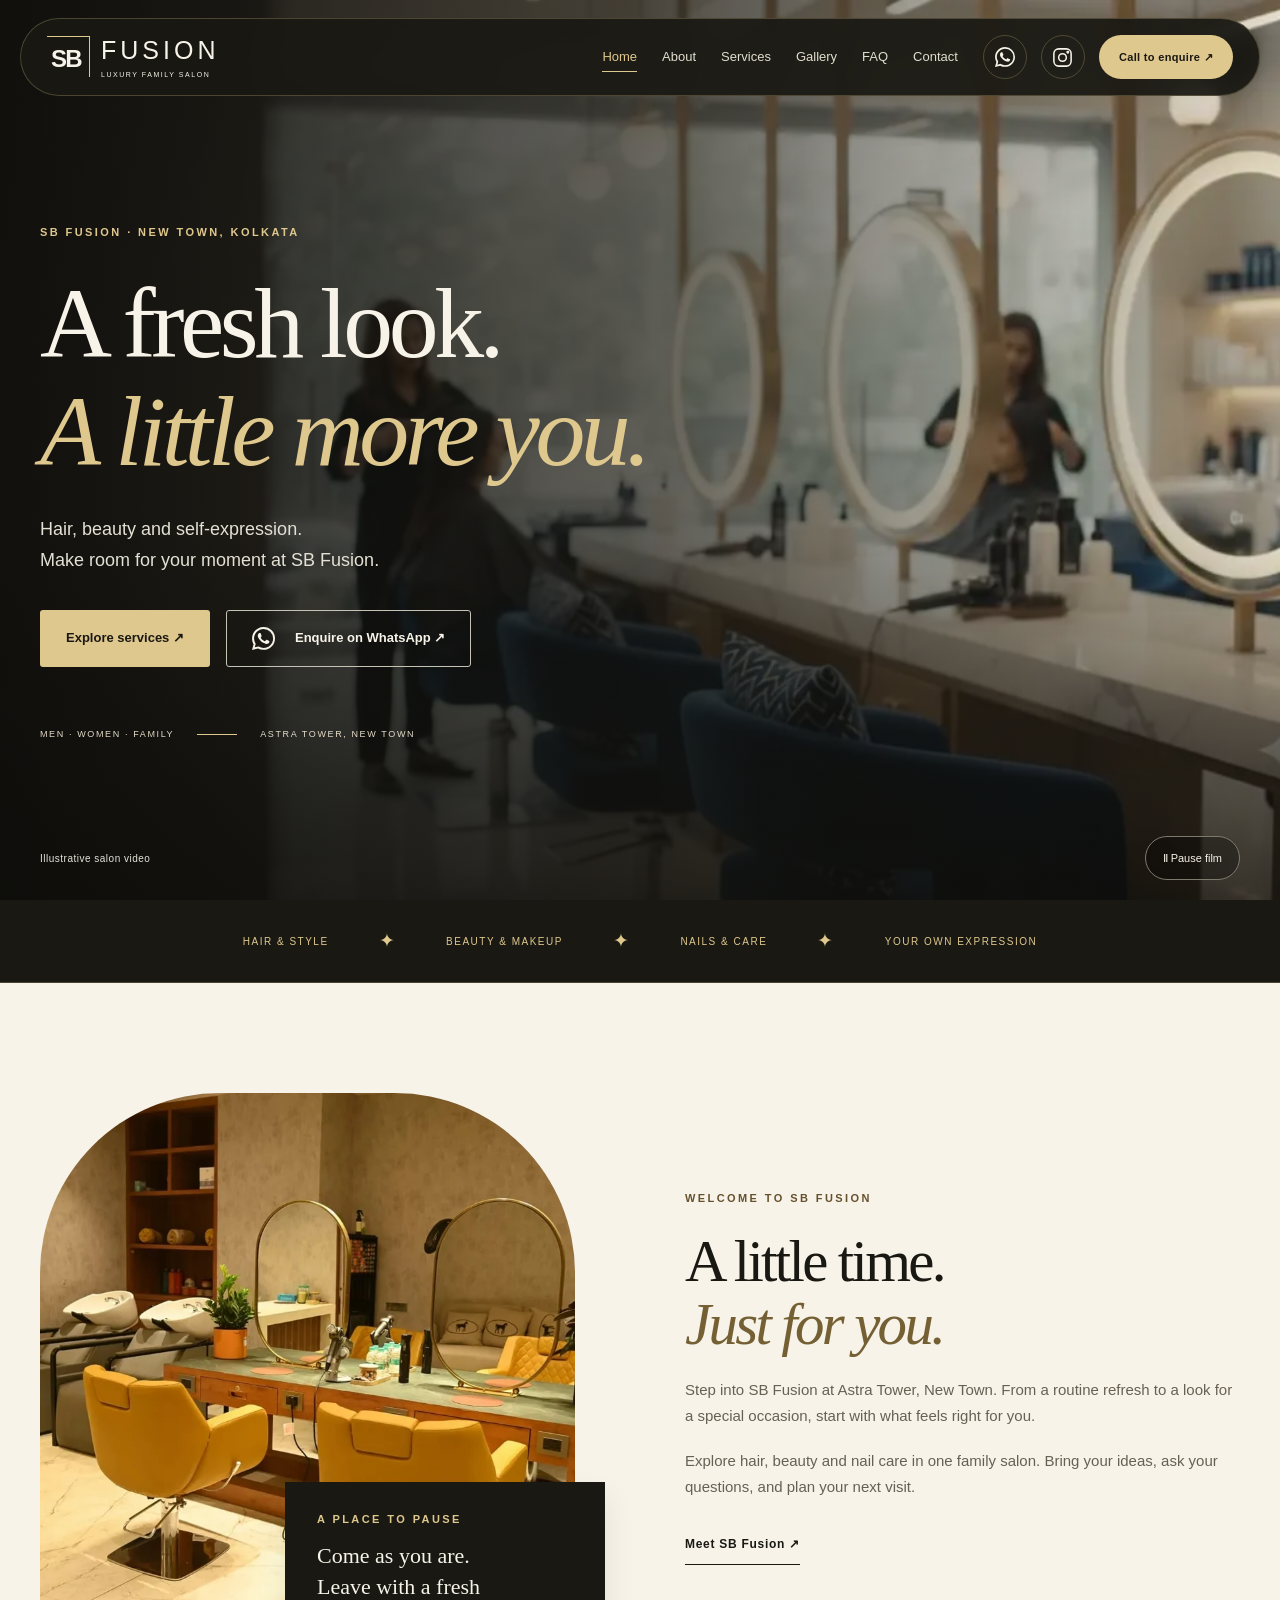
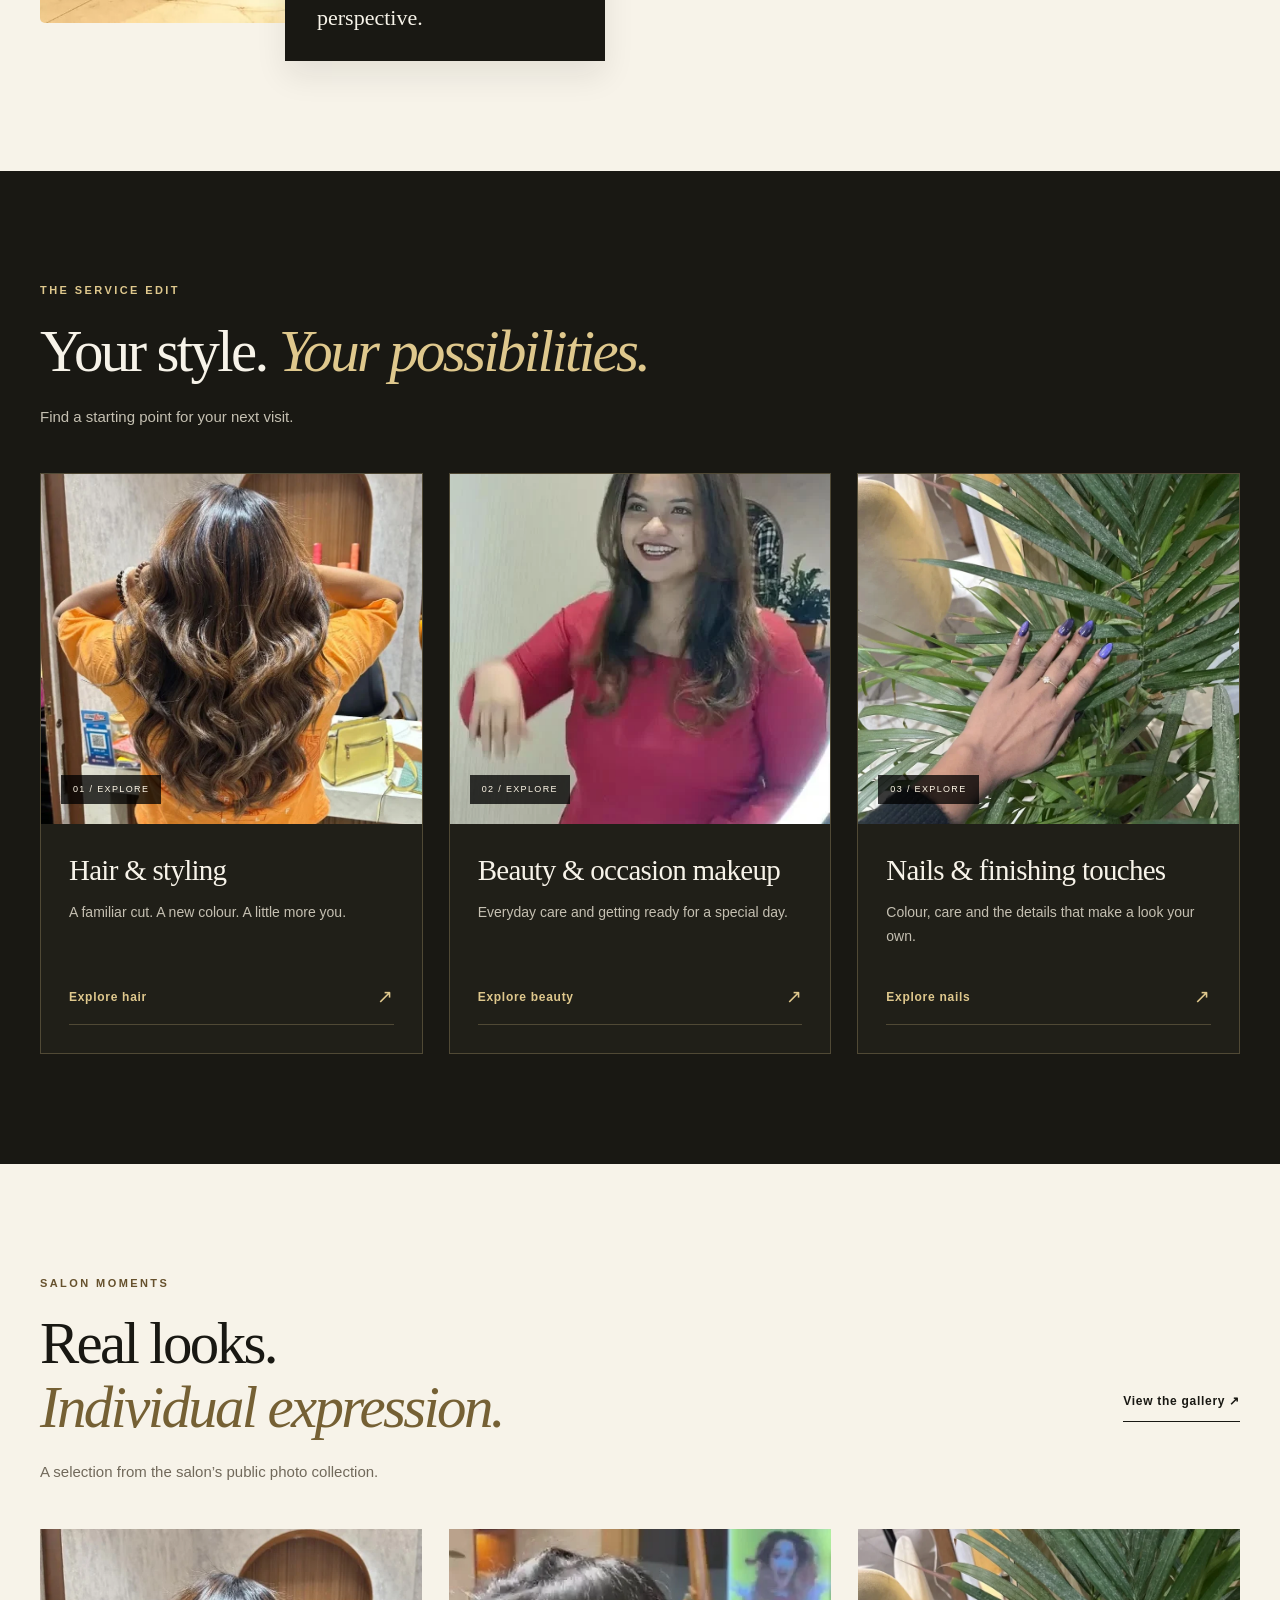
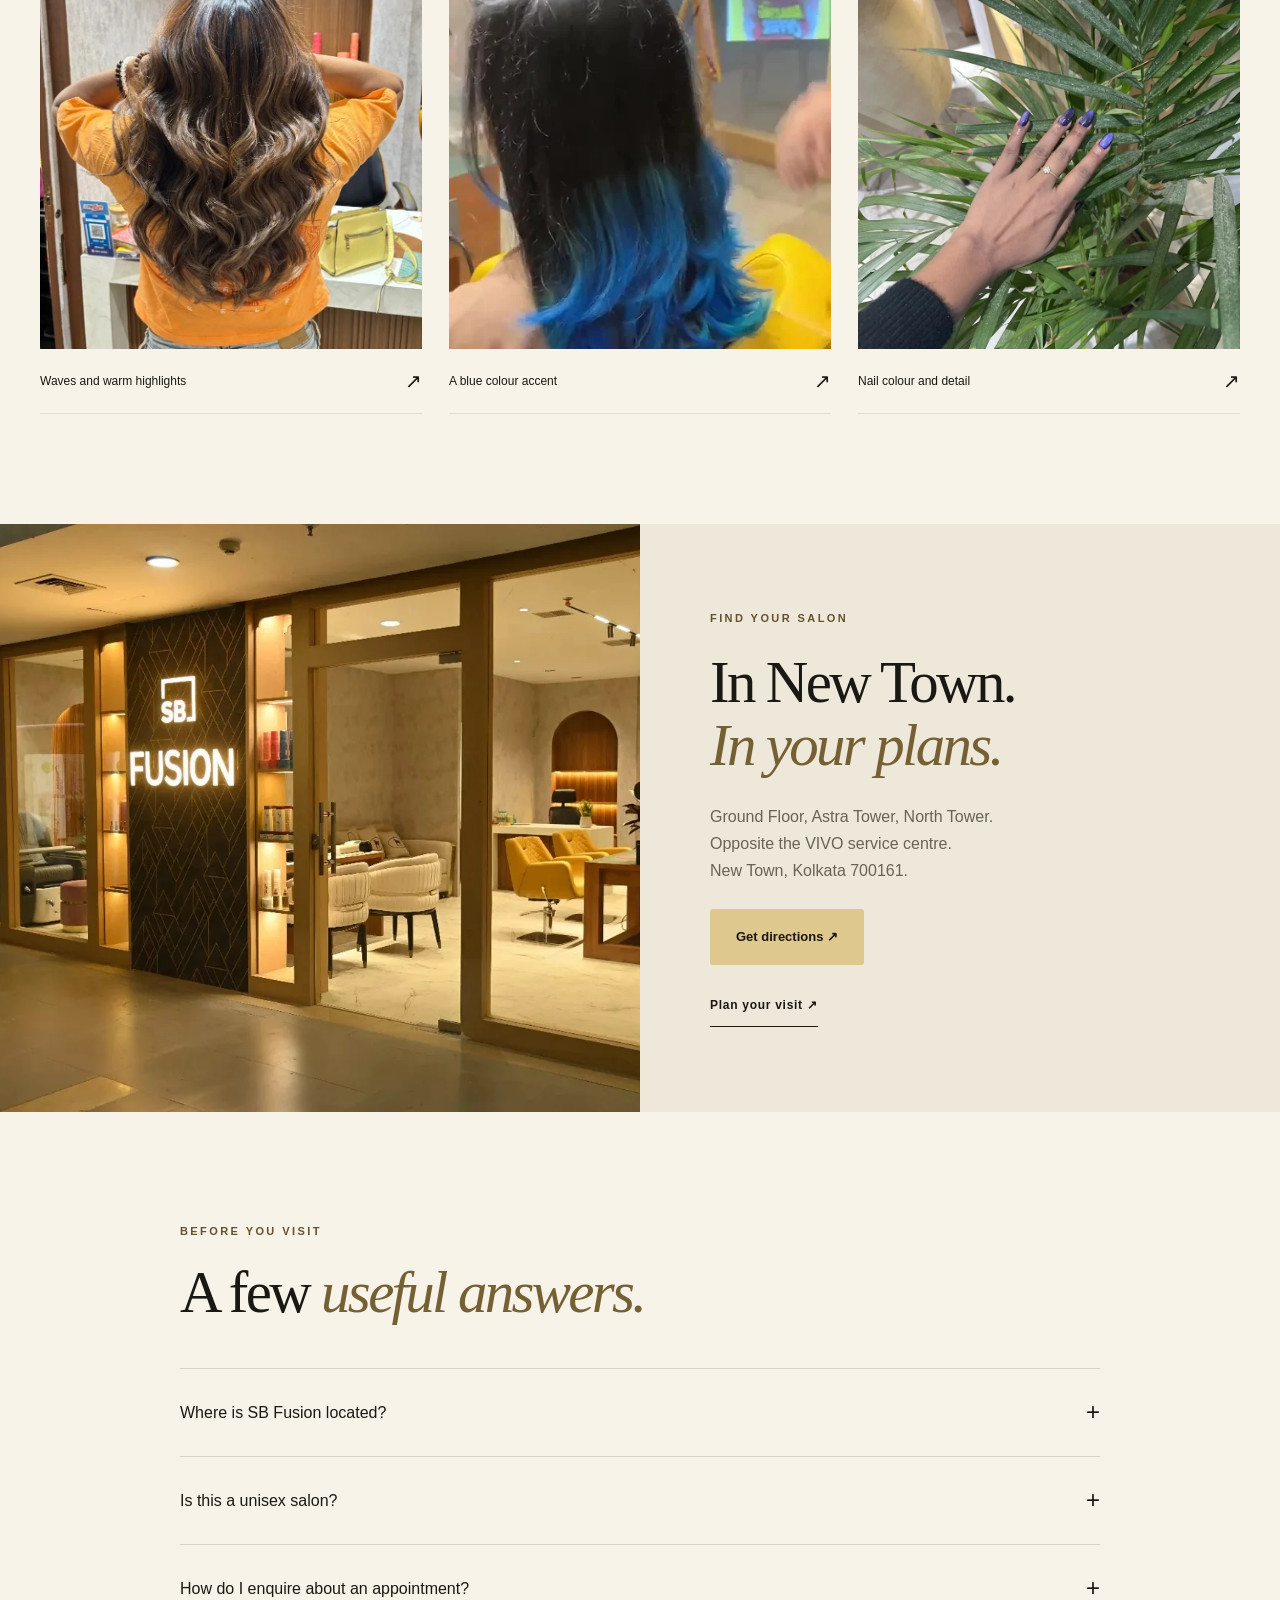
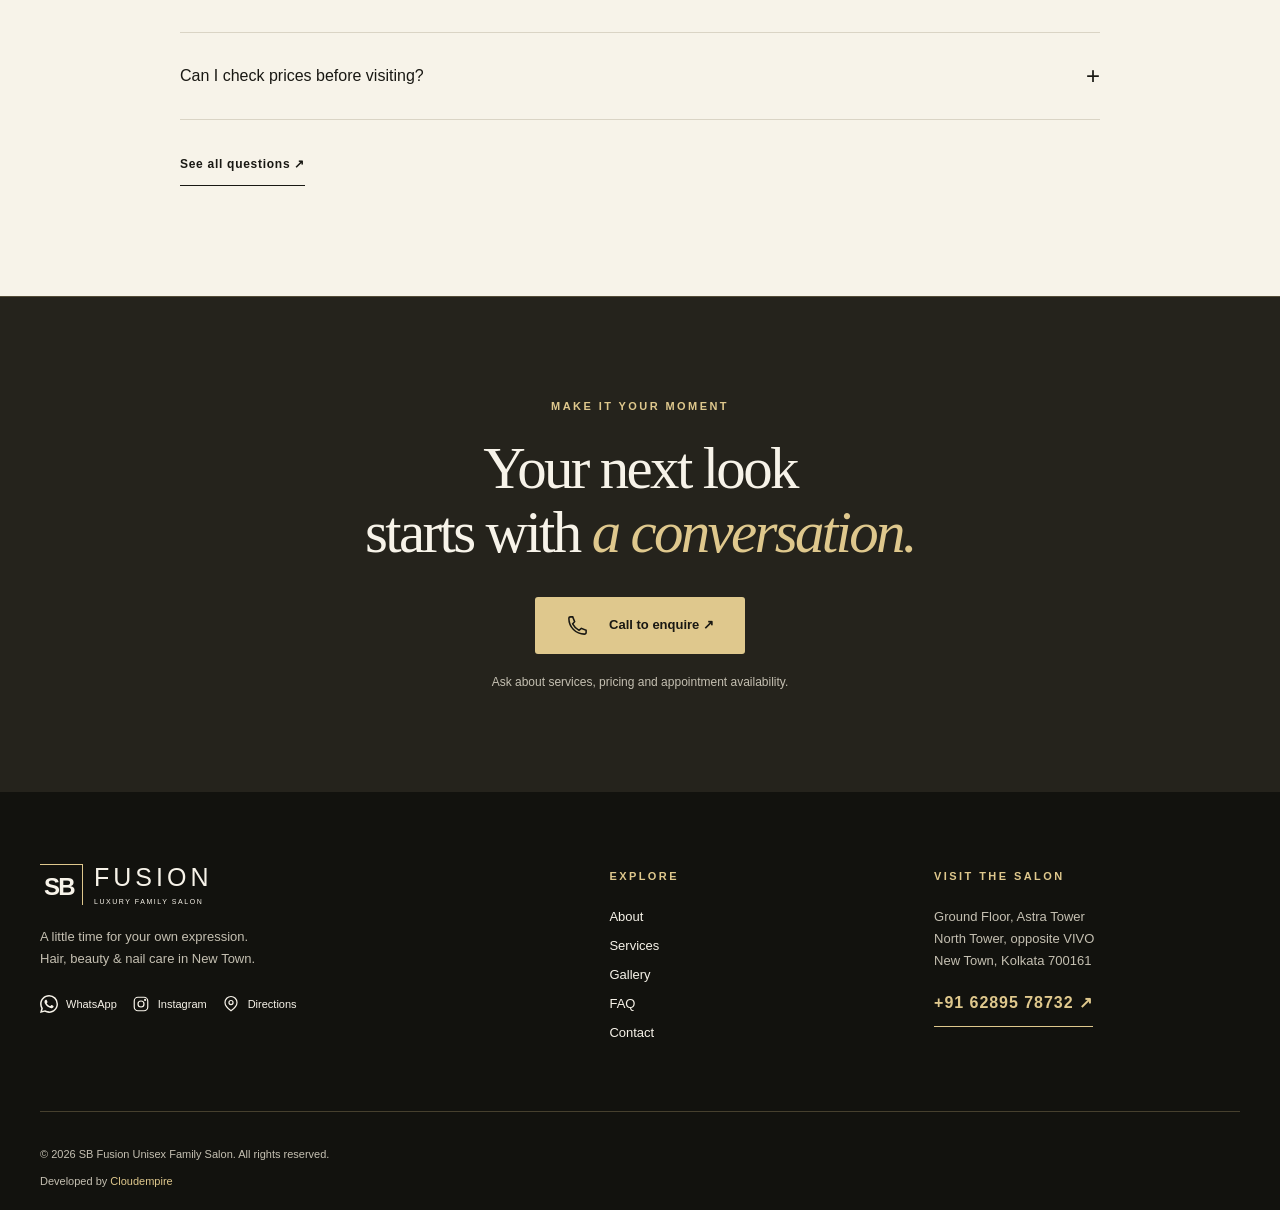
<file: index.html>
<!doctype html><html lang="en-IN"><head><meta charset="utf-8"><meta name="viewport" content="width=device-width,initial-scale=1"><meta name="theme-color" content="#191813"><title>SB Fusion | Luxury Family Salon in New Town, Kolkata</title><meta name="description" content="Discover SB Fusion, a unisex family salon at Astra Tower in New Town, Kolkata. Explore hair, beauty and nail care and call to enquire."><meta property="og:title" content="SB Fusion | Luxury Family Salon in New Town, Kolkata"><meta property="og:description" content="Discover SB Fusion, a unisex family salon at Astra Tower in New Town, Kolkata. Explore hair, beauty and nail care and call to enquire."><meta property="og:type" content="website"><link rel="icon" href="assets/favicon.svg"><link rel="stylesheet" href="styles.css"><script src="app.js" defer></script><script type="application/ld+json">{"@context": "https://schema.org", "@type": "BeautySalon", "name": "SB Fusion Unisex Family Salon", "telephone": "+916289578732", "address": {"@type": "PostalAddress", "streetAddress": "Ground Floor, Astra Tower, North Tower, opposite VIVO service centre", "addressLocality": "New Town, Kolkata", "addressRegion": "West Bengal", "postalCode": "700161", "addressCountry": "IN"}, "geo": {"@type": "GeoCoordinates", "latitude": 22.6213141, "longitude": 88.4648278}, "sameAs": ["https://www.instagram.com/sb.fusion_luxuryfamilysalon/"]}</script></head><body><a class="skip" href="#main">Skip to content</a><header class="header"><a class="brand" href="index.html" aria-label="SB Fusion home"><span class="brand-mark" aria-hidden="true">SB</span><span class="brand-name">FUSION<small>LUXURY FAMILY SALON</small></span></a><nav id="nav" aria-label="Main navigation"><a href="index.html" aria-current="page">Home</a><a href="about.html">About</a><a href="services.html">Services</a><a href="gallery.html">Gallery</a><a href="faq.html">FAQ</a><a href="contact.html">Contact</a></nav><div class="nav-actions"><a class="icon-button whatsapp-top" href="https://wa.me/916289578732" target="_blank" rel="noopener noreferrer" aria-label="Enquire with SB Fusion on WhatsApp"><svg class="icon" viewBox="0 0 24 24" fill="currentColor" aria-hidden="true"><path d="M20.52 3.48A11.91 11.91 0 0 0 12.04 0C5.44 0 .08 5.36.08 11.96c0 2.11.55 4.17 1.6 5.99L0 24l6.24-1.64a11.93 11.93 0 0 0 5.79 1.48h.01C18.63 23.84 24 18.48 24 11.89a11.9 11.9 0 0 0-3.48-8.41ZM12.04 21.82h-.01a9.92 9.92 0 0 1-5.06-1.39l-.36-.21-3.71.97.99-3.61-.23-.37a9.88 9.88 0 0 1-1.52-5.25c0-5.48 4.46-9.94 9.95-9.94a9.88 9.88 0 0 1 7.03 2.92 9.88 9.88 0 0 1 2.91 7.04c0 5.48-4.46 9.94-9.94 9.94Zm5.45-7.44c-.3-.15-1.77-.87-2.04-.97-.27-.1-.47-.15-.67.15-.2.3-.77.97-.94 1.17-.17.2-.35.22-.65.07-.3-.15-1.26-.46-2.4-1.49-.88-.79-1.48-1.77-1.65-2.07-.17-.3-.02-.46.13-.61.13-.13.3-.35.45-.52.15-.17.2-.3.3-.5.1-.2.05-.37-.02-.52-.07-.15-.67-1.62-.92-2.22-.24-.58-.48-.5-.67-.51h-.57c-.2 0-.52.07-.8.37-.27.3-1.04 1.02-1.04 2.49s1.07 2.89 1.22 3.09c.15.2 2.1 3.21 5.09 4.5.71.31 1.27.49 1.7.63.71.23 1.36.2 1.87.12.57-.08 1.77-.72 2.02-1.42.25-.7.25-1.3.17-1.42-.07-.12-.27-.2-.57-.35Z"/></svg></a><a class="icon-button insta" href="https://www.instagram.com/sb.fusion_luxuryfamilysalon/" target="_blank" rel="noopener noreferrer" aria-label="SB Fusion on Instagram"><svg class="icon" viewBox="0 0 24 24" fill="none" stroke="currentColor" stroke-width="1.6" aria-hidden="true"><rect x="3" y="3" width="18" height="18" rx="5"/><circle cx="12" cy="12" r="4"/><circle cx="17.5" cy="6.5" r=".7"/></svg></a><a class="button nav-cta" href="tel:+916289578732">Call to enquire ↗</a><button class="menu" aria-label="Open navigation" aria-expanded="false" aria-controls="nav"><span></span><span></span></button></div></header><main id="main"><section class="hero"><img class="hero-poster" src="assets/hero-poster.webp" alt="" width="1280" height="720" fetchpriority="high"><video muted autoplay playsinline loop preload="metadata" poster="assets/hero-poster.webp" aria-hidden="true"><source src="assets/hero.mp4" type="video/mp4"></video><div class="hero-shade"></div><div class="shell hero-copy"><span class="eyebrow">SB Fusion · New Town, Kolkata</span><h1>A fresh look.<br><em>A little more you.</em></h1><p>Hair, beauty and self-expression.<br>Make room for your moment at SB Fusion.</p><div class="hero-actions"><a class="button" href="services.html">Explore services ↗</a><a class="button outline" href="https://wa.me/916289578732" target="_blank" rel="noopener noreferrer"><svg class="icon" viewBox="0 0 24 24" fill="currentColor" aria-hidden="true"><path d="M20.52 3.48A11.91 11.91 0 0 0 12.04 0C5.44 0 .08 5.36.08 11.96c0 2.11.55 4.17 1.6 5.99L0 24l6.24-1.64a11.93 11.93 0 0 0 5.79 1.48h.01C18.63 23.84 24 18.48 24 11.89a11.9 11.9 0 0 0-3.48-8.41ZM12.04 21.82h-.01a9.92 9.92 0 0 1-5.06-1.39l-.36-.21-3.71.97.99-3.61-.23-.37a9.88 9.88 0 0 1-1.52-5.25c0-5.48 4.46-9.94 9.95-9.94a9.88 9.88 0 0 1 7.03 2.92 9.88 9.88 0 0 1 2.91 7.04c0 5.48-4.46 9.94-9.94 9.94Zm5.45-7.44c-.3-.15-1.77-.87-2.04-.97-.27-.1-.47-.15-.67.15-.2.3-.77.97-.94 1.17-.17.2-.35.22-.65.07-.3-.15-1.26-.46-2.4-1.49-.88-.79-1.48-1.77-1.65-2.07-.17-.3-.02-.46.13-.61.13-.13.3-.35.45-.52.15-.17.2-.3.3-.5.1-.2.05-.37-.02-.52-.07-.15-.67-1.62-.92-2.22-.24-.58-.48-.5-.67-.51h-.57c-.2 0-.52.07-.8.37-.27.3-1.04 1.02-1.04 2.49s1.07 2.89 1.22 3.09c.15.2 2.1 3.21 5.09 4.5.71.31 1.27.49 1.7.63.71.23 1.36.2 1.87.12.57-.08 1.77-.72 2.02-1.42.25-.7.25-1.3.17-1.42-.07-.12-.27-.2-.57-.35Z"/></svg> Enquire on WhatsApp ↗</a></div><div class="hero-meta"><span>MEN · WOMEN · FAMILY</span><i></i><span>ASTRA TOWER, NEW TOWN</span></div></div><div class="hero-bottom"><small>Illustrative salon video</small><button id="video-toggle" aria-label="Pause background video">Ⅱ <span>Pause film</span></button></div></section><div class="ticker" aria-label="Hair, beauty and nail care"><span>HAIR & STYLE</span><b>✦</b><span>BEAUTY & MAKEUP</span><b>✦</b><span>NAILS & CARE</span><b>✦</b><span>YOUR OWN EXPRESSION</span></div><section class="section light"><div class="shell split"><div class="composition"><img class="" src="assets/photo-28.webp" srcset="assets/photo-28-thumb.webp 600w, assets/photo-28.webp 1200w" sizes="(max-width: 700px) 92vw, 48vw" alt="Mirrors and styling chairs inside the salon" width="1200" height="798" loading="lazy" decoding="async"><div class="caption-box"><span class="eyebrow">A place to pause</span><strong>Come as you are.<br>Leave with a fresh perspective.</strong></div></div><div class="story"><span class="eyebrow">Welcome to SB Fusion</span><h2>A little time.<br><em>Just for you.</em></h2><p>Step into SB Fusion at Astra Tower, New Town. From a routine refresh to a look for a special occasion, start with what feels right for you.</p><p>Explore hair, beauty and nail care in one family salon. Bring your ideas, ask your questions, and plan your next visit.</p><a class="text-link" href="about.html">Meet SB Fusion ↗</a></div></div></section><section class="section dark"><div class="shell"><div class="section-heading"><span class="eyebrow">The service edit</span><h2>Your style. <em>Your possibilities.</em></h2><p>Find a starting point for your next visit.</p></div><div class="cards"><a class="service-card" href="hair.html"><div class="card-media"><img class="" src="assets/photo-02.webp" srcset="assets/photo-02-thumb.webp 600w, assets/photo-02.webp 1200w" sizes="(max-width: 700px) 92vw, 48vw" alt="Waves and warm highlights" width="800" height="1067" loading="lazy" decoding="async"><span>01 / EXPLORE</span></div><div class="card-copy"><h3>Hair & styling</h3><p>A familiar cut. A new colour. A little more you.</p><span class="text-link">Explore hair <b>↗</b></span></div></a><a class="service-card" href="beauty.html"><div class="card-media"><img class="" src="assets/photo-19.webp" srcset="assets/photo-19-thumb.webp 600w, assets/photo-19.webp 1200w" sizes="(max-width: 700px) 92vw, 48vw" alt="A visitor’s finished look" width="478" height="850" loading="lazy" decoding="async"><span>02 / EXPLORE</span></div><div class="card-copy"><h3>Beauty & occasion makeup</h3><p>Everyday care and getting ready for a special day.</p><span class="text-link">Explore beauty <b>↗</b></span></div></a><a class="service-card" href="nails.html"><div class="card-media"><img class="" src="assets/photo-10.webp" srcset="assets/photo-10-thumb.webp 600w, assets/photo-10.webp 1200w" sizes="(max-width: 700px) 92vw, 48vw" alt="Nail colour and detail" width="900" height="1200" loading="lazy" decoding="async"><span>03 / EXPLORE</span></div><div class="card-copy"><h3>Nails & finishing touches</h3><p>Colour, care and the details that make a look your own.</p><span class="text-link">Explore nails <b>↗</b></span></div></a></div></div></section><section class="section light"><div class="shell"><div class="row-heading"><div class="section-heading"><span class="eyebrow">Salon moments</span><h2>Real looks.<br><em>Individual expression.</em></h2><p>A selection from the salon’s public photo collection.</p></div><a class="text-link" href="gallery.html">View the gallery ↗</a></div><div class="look-grid"><figure class="gallery-item" data-category="hair"><button class="photo" data-src="assets/photo-02.webp" data-caption="Waves and warm highlights" aria-label="View photo: Waves and warm highlights"><img class="" src="assets/photo-02.webp" srcset="assets/photo-02-thumb.webp 600w, assets/photo-02.webp 1200w" sizes="(max-width: 700px) 92vw, 48vw" alt="Waves and warm highlights" width="800" height="1067" loading="lazy" decoding="async"></button><figcaption>Waves and warm highlights<span>↗</span></figcaption></figure><figure class="gallery-item" data-category="hair"><button class="photo" data-src="assets/photo-15.webp" data-caption="A blue colour accent" aria-label="View photo: A blue colour accent"><img class="" src="assets/photo-15.webp" srcset="assets/photo-15-thumb.webp 600w, assets/photo-15.webp 1200w" sizes="(max-width: 700px) 92vw, 48vw" alt="A blue colour accent" width="480" height="848" loading="lazy" decoding="async"></button><figcaption>A blue colour accent<span>↗</span></figcaption></figure><figure class="gallery-item" data-category="nails"><button class="photo" data-src="assets/photo-10.webp" data-caption="Nail colour and detail" aria-label="View photo: Nail colour and detail"><img class="" src="assets/photo-10.webp" srcset="assets/photo-10-thumb.webp 600w, assets/photo-10.webp 1200w" sizes="(max-width: 700px) 92vw, 48vw" alt="Nail colour and detail" width="900" height="1200" loading="lazy" decoding="async"></button><figcaption>Nail colour and detail<span>↗</span></figcaption></figure></div></div></section><section class="visit-section"><div class="visit-photo"><img class="" src="assets/photo-04.webp" srcset="assets/photo-04-thumb.webp 600w, assets/photo-04.webp 1200w" sizes="(max-width: 700px) 92vw, 48vw" alt="The Astra Tower salon entrance" width="1200" height="798" loading="lazy" decoding="async"></div><div class="visit-copy"><span class="eyebrow">Find your salon</span><h2>In New Town.<br><em>In your plans.</em></h2><p>Ground Floor, Astra Tower, North Tower.<br>Opposite the VIVO service centre.<br>New Town, Kolkata 700161.</p><a class="button" href="https://www.google.com/maps?q=22.6213141,88.4648278" target="_blank" rel="noopener noreferrer">Get directions ↗</a><a class="text-link" href="contact.html">Plan your visit ↗</a></div></section><section class="section light"><div class="shell narrow"><div class="section-heading"><span class="eyebrow">Before you visit</span><h2>A few <em>useful answers.</em></h2></div><div class="faq-list"><details><summary>Where is SB Fusion located?<span aria-hidden="true">+</span></summary><p>Find us on the ground floor of Astra Tower, North Tower, opposite the VIVO service centre in New Town, Kolkata 700161. Use the directions link to plan your route.</p></details><details><summary>Is this a unisex salon?<span aria-hidden="true">+</span></summary><p>Yes. SB Fusion is a family salon offering hair and beauty services for men and women. Ask the salon about the service you have in mind.</p></details><details><summary>How do I enquire about an appointment?<span aria-hidden="true">+</span></summary><p>Call +91 62895 78732 and share your service and preferred date. Your appointment is confirmed only when the salon confirms the details.</p></details><details><summary>Can I check prices before visiting?<span aria-hidden="true">+</span></summary><p>Yes. Call the salon for the current price of your chosen service, including any options or extras, before agreeing to it.</p></details></div><a class="text-link faq-more" href="faq.html">See all questions ↗</a></div></section><section class="cta"><div class="shell"><span class="eyebrow">Make it your moment</span><h2>Your next look<br>starts with <em>a conversation.</em></h2><a class="button" href="tel:+916289578732"><svg class="icon" viewBox="0 0 24 24" fill="none" stroke="currentColor" stroke-width="1.6" aria-hidden="true"><path d="M7 3H4.8A1.8 1.8 0 0 0 3 4.8C3 13.7 10.3 21 19.2 21A1.8 1.8 0 0 0 21 19.2V17l-5-2-2.4 2.1a16 16 0 0 1-6.7-6.7L9 8z"/></svg> Call to enquire ↗</a><p>Ask about services, pricing and appointment availability.</p></div></section></main><footer><div class="shell footer-grid"><div><a class="brand" href="index.html"><span class="brand-mark" aria-hidden="true">SB</span><span class="brand-name">FUSION<small>LUXURY FAMILY SALON</small></span></a><p>A little time for your own expression.<br>Hair, beauty & nail care in New Town.</p><div class="socials"><a href="https://wa.me/916289578732" target="_blank" rel="noopener noreferrer"><svg class="icon" viewBox="0 0 24 24" fill="currentColor" aria-hidden="true"><path d="M20.52 3.48A11.91 11.91 0 0 0 12.04 0C5.44 0 .08 5.36.08 11.96c0 2.11.55 4.17 1.6 5.99L0 24l6.24-1.64a11.93 11.93 0 0 0 5.79 1.48h.01C18.63 23.84 24 18.48 24 11.89a11.9 11.9 0 0 0-3.48-8.41ZM12.04 21.82h-.01a9.92 9.92 0 0 1-5.06-1.39l-.36-.21-3.71.97.99-3.61-.23-.37a9.88 9.88 0 0 1-1.52-5.25c0-5.48 4.46-9.94 9.95-9.94a9.88 9.88 0 0 1 7.03 2.92 9.88 9.88 0 0 1 2.91 7.04c0 5.48-4.46 9.94-9.94 9.94Zm5.45-7.44c-.3-.15-1.77-.87-2.04-.97-.27-.1-.47-.15-.67.15-.2.3-.77.97-.94 1.17-.17.2-.35.22-.65.07-.3-.15-1.26-.46-2.4-1.49-.88-.79-1.48-1.77-1.65-2.07-.17-.3-.02-.46.13-.61.13-.13.3-.35.45-.52.15-.17.2-.3.3-.5.1-.2.05-.37-.02-.52-.07-.15-.67-1.62-.92-2.22-.24-.58-.48-.5-.67-.51h-.57c-.2 0-.52.07-.8.37-.27.3-1.04 1.02-1.04 2.49s1.07 2.89 1.22 3.09c.15.2 2.1 3.21 5.09 4.5.71.31 1.27.49 1.7.63.71.23 1.36.2 1.87.12.57-.08 1.77-.72 2.02-1.42.25-.7.25-1.3.17-1.42-.07-.12-.27-.2-.57-.35Z"/></svg><span>WhatsApp</span></a><a class="" href="https://www.instagram.com/sb.fusion_luxuryfamilysalon/" target="_blank" rel="noopener noreferrer"><svg class="icon" viewBox="0 0 24 24" fill="none" stroke="currentColor" stroke-width="1.6" aria-hidden="true"><rect x="3" y="3" width="18" height="18" rx="5"/><circle cx="12" cy="12" r="4"/><circle cx="17.5" cy="6.5" r=".7"/></svg><span>Instagram</span></a><a class="" href="https://www.google.com/maps?q=22.6213141,88.4648278" target="_blank" rel="noopener noreferrer"><svg class="icon" viewBox="0 0 24 24" fill="none" stroke="currentColor" stroke-width="1.6" aria-hidden="true"><path d="M20 10c0 5.5-8 11-8 11S4 15.5 4 10a8 8 0 1 1 16 0Z"/><circle cx="12" cy="10" r="2.7"/></svg><span>Directions</span></a></div></div><div><span class="eyebrow">Explore</span><a href="about.html">About</a><a href="services.html">Services</a><a href="gallery.html">Gallery</a><a href="faq.html">FAQ</a><a href="contact.html">Contact</a></div><div><span class="eyebrow">Visit the salon</span><p>Ground Floor, Astra Tower<br>North Tower, opposite VIVO<br>New Town, Kolkata 700161</p><a class="text-link" href="tel:+916289578732">+91 62895 78732 ↗</a></div></div><div class="shell footer-bottom"><p>© 2026 SB Fusion Unisex Family Salon. All rights reserved.</p><p>Developed by <a class="" href="https://cloudempire.tech/" target="_blank" rel="noopener noreferrer">Cloudempire</a></p></div></footer><a class="mobile-call" href="https://wa.me/916289578732" target="_blank" rel="noopener noreferrer" aria-label="Enquire with SB Fusion on WhatsApp"><svg class="icon" viewBox="0 0 24 24" fill="currentColor" aria-hidden="true"><path d="M20.52 3.48A11.91 11.91 0 0 0 12.04 0C5.44 0 .08 5.36.08 11.96c0 2.11.55 4.17 1.6 5.99L0 24l6.24-1.64a11.93 11.93 0 0 0 5.79 1.48h.01C18.63 23.84 24 18.48 24 11.89a11.9 11.9 0 0 0-3.48-8.41ZM12.04 21.82h-.01a9.92 9.92 0 0 1-5.06-1.39l-.36-.21-3.71.97.99-3.61-.23-.37a9.88 9.88 0 0 1-1.52-5.25c0-5.48 4.46-9.94 9.95-9.94a9.88 9.88 0 0 1 7.03 2.92 9.88 9.88 0 0 1 2.91 7.04c0 5.48-4.46 9.94-9.94 9.94Zm5.45-7.44c-.3-.15-1.77-.87-2.04-.97-.27-.1-.47-.15-.67.15-.2.3-.77.97-.94 1.17-.17.2-.35.22-.65.07-.3-.15-1.26-.46-2.4-1.49-.88-.79-1.48-1.77-1.65-2.07-.17-.3-.02-.46.13-.61.13-.13.3-.35.45-.52.15-.17.2-.3.3-.5.1-.2.05-.37-.02-.52-.07-.15-.67-1.62-.92-2.22-.24-.58-.48-.5-.67-.51h-.57c-.2 0-.52.07-.8.37-.27.3-1.04 1.02-1.04 2.49s1.07 2.89 1.22 3.09c.15.2 2.1 3.21 5.09 4.5.71.31 1.27.49 1.7.63.71.23 1.36.2 1.87.12.57-.08 1.77-.72 2.02-1.42.25-.7.25-1.3.17-1.42-.07-.12-.27-.2-.57-.35Z"/></svg></a><dialog id="lightbox" aria-label="Gallery photo"><button class="close" aria-label="Close photo">×</button><button class="photo-prev" aria-label="Previous photo">←</button><figure><img alt=""><figcaption></figcaption></figure><button class="photo-next" aria-label="Next photo">→</button></dialog></body></html>
</file>
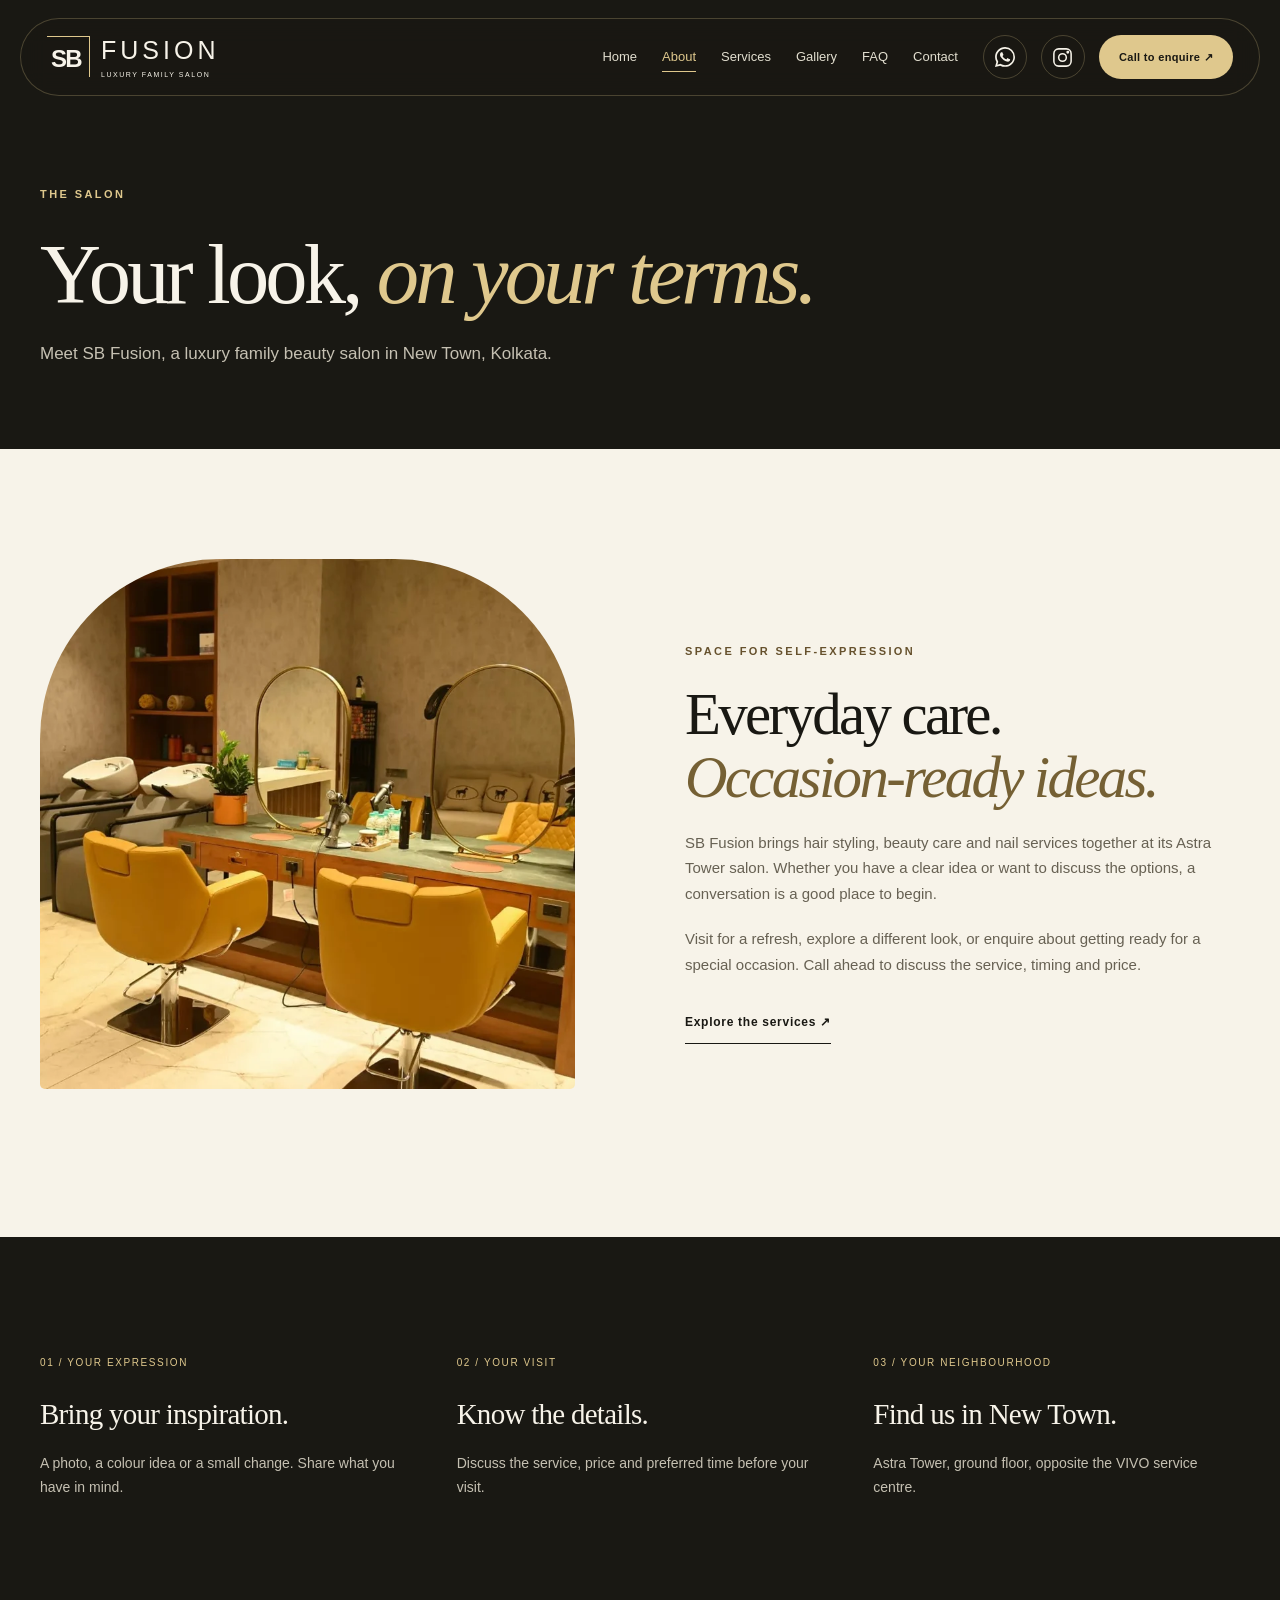
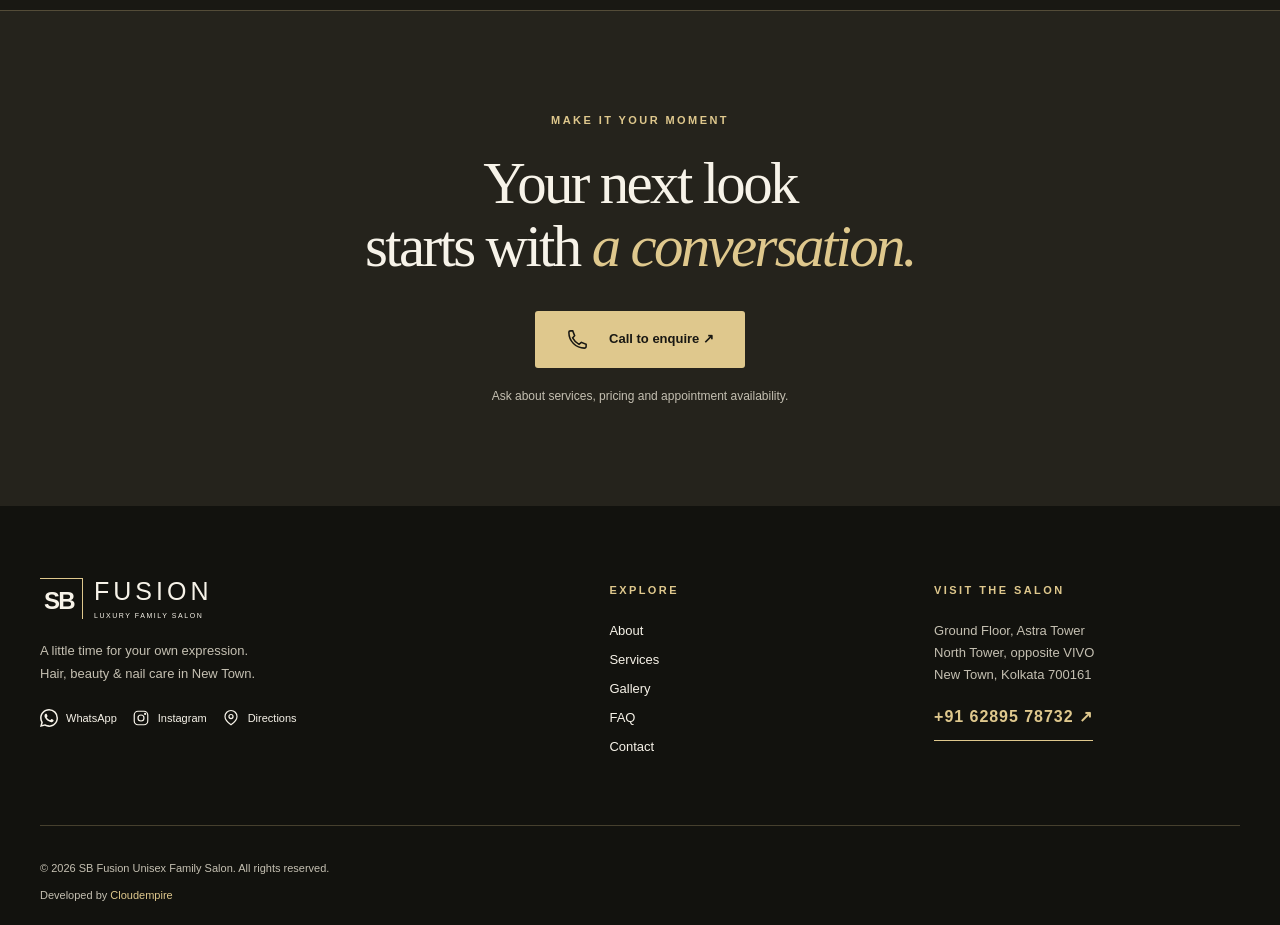
<file: about.html>
<!doctype html><html lang="en-IN"><head><meta charset="utf-8"><meta name="viewport" content="width=device-width,initial-scale=1"><meta name="theme-color" content="#191813"><title>About SB Fusion | Astra Tower, New Town</title><meta name="description" content="Meet SB Fusion in New Town, Kolkata. Explore a family salon offering hair, beauty and nail services at Astra Tower."><meta property="og:title" content="About SB Fusion | Astra Tower, New Town"><meta property="og:description" content="Meet SB Fusion in New Town, Kolkata. Explore a family salon offering hair, beauty and nail services at Astra Tower."><meta property="og:type" content="website"><link rel="icon" href="assets/favicon.svg"><link rel="stylesheet" href="styles.css"><script src="app.js" defer></script><script type="application/ld+json">{"@context": "https://schema.org", "@type": "BeautySalon", "name": "SB Fusion Unisex Family Salon", "telephone": "+916289578732", "address": {"@type": "PostalAddress", "streetAddress": "Ground Floor, Astra Tower, North Tower, opposite VIVO service centre", "addressLocality": "New Town, Kolkata", "addressRegion": "West Bengal", "postalCode": "700161", "addressCountry": "IN"}, "geo": {"@type": "GeoCoordinates", "latitude": 22.6213141, "longitude": 88.4648278}, "sameAs": ["https://www.instagram.com/sb.fusion_luxuryfamilysalon/"]}</script></head><body><a class="skip" href="#main">Skip to content</a><header class="header"><a class="brand" href="index.html" aria-label="SB Fusion home"><span class="brand-mark" aria-hidden="true">SB</span><span class="brand-name">FUSION<small>LUXURY FAMILY SALON</small></span></a><nav id="nav" aria-label="Main navigation"><a href="index.html">Home</a><a href="about.html" aria-current="page">About</a><a href="services.html">Services</a><a href="gallery.html">Gallery</a><a href="faq.html">FAQ</a><a href="contact.html">Contact</a></nav><div class="nav-actions"><a class="icon-button whatsapp-top" href="https://wa.me/916289578732" target="_blank" rel="noopener noreferrer" aria-label="Enquire with SB Fusion on WhatsApp"><svg class="icon" viewBox="0 0 24 24" fill="currentColor" aria-hidden="true"><path d="M20.52 3.48A11.91 11.91 0 0 0 12.04 0C5.44 0 .08 5.36.08 11.96c0 2.11.55 4.17 1.6 5.99L0 24l6.24-1.64a11.93 11.93 0 0 0 5.79 1.48h.01C18.63 23.84 24 18.48 24 11.89a11.9 11.9 0 0 0-3.48-8.41ZM12.04 21.82h-.01a9.92 9.92 0 0 1-5.06-1.39l-.36-.21-3.71.97.99-3.61-.23-.37a9.88 9.88 0 0 1-1.52-5.25c0-5.48 4.46-9.94 9.95-9.94a9.88 9.88 0 0 1 7.03 2.92 9.88 9.88 0 0 1 2.91 7.04c0 5.48-4.46 9.94-9.94 9.94Zm5.45-7.44c-.3-.15-1.77-.87-2.04-.97-.27-.1-.47-.15-.67.15-.2.3-.77.97-.94 1.17-.17.2-.35.22-.65.07-.3-.15-1.26-.46-2.4-1.49-.88-.79-1.48-1.77-1.65-2.07-.17-.3-.02-.46.13-.61.13-.13.3-.35.45-.52.15-.17.2-.3.3-.5.1-.2.05-.37-.02-.52-.07-.15-.67-1.62-.92-2.22-.24-.58-.48-.5-.67-.51h-.57c-.2 0-.52.07-.8.37-.27.3-1.04 1.02-1.04 2.49s1.07 2.89 1.22 3.09c.15.2 2.1 3.21 5.09 4.5.71.31 1.27.49 1.7.63.71.23 1.36.2 1.87.12.57-.08 1.77-.72 2.02-1.42.25-.7.25-1.3.17-1.42-.07-.12-.27-.2-.57-.35Z"/></svg></a><a class="icon-button insta" href="https://www.instagram.com/sb.fusion_luxuryfamilysalon/" target="_blank" rel="noopener noreferrer" aria-label="SB Fusion on Instagram"><svg class="icon" viewBox="0 0 24 24" fill="none" stroke="currentColor" stroke-width="1.6" aria-hidden="true"><rect x="3" y="3" width="18" height="18" rx="5"/><circle cx="12" cy="12" r="4"/><circle cx="17.5" cy="6.5" r=".7"/></svg></a><a class="button nav-cta" href="tel:+916289578732">Call to enquire ↗</a><button class="menu" aria-label="Open navigation" aria-expanded="false" aria-controls="nav"><span></span><span></span></button></div></header><main id="main"><section class="page-intro shell"><span class="eyebrow">The salon</span><h1>Your look, <em>on your terms.</em></h1><p class="lead">Meet SB Fusion, a luxury family beauty salon in New Town, Kolkata.</p></section><section class="section light"><div class="shell split"><div class="composition"><img class="" src="assets/photo-28.webp" srcset="assets/photo-28-thumb.webp 600w, assets/photo-28.webp 1200w" sizes="(max-width: 700px) 92vw, 48vw" alt="Mirrors and styling chairs inside the salon" width="1200" height="798" loading="lazy" decoding="async"></div><div class="story"><span class="eyebrow">Space for self-expression</span><h2>Everyday care.<br><em>Occasion-ready ideas.</em></h2><p>SB Fusion brings hair styling, beauty care and nail services together at its Astra Tower salon. Whether you have a clear idea or want to discuss the options, a conversation is a good place to begin.</p><p>Visit for a refresh, explore a different look, or enquire about getting ready for a special occasion. Call ahead to discuss the service, timing and price.</p><a class="text-link" href="services.html">Explore the services ↗</a></div></div></section><section class="section dark"><div class="shell"><div class="values"><div><span>01 / YOUR EXPRESSION</span><h3>Bring your inspiration.</h3><p>A photo, a colour idea or a small change. Share what you have in mind.</p></div><div><span>02 / YOUR VISIT</span><h3>Know the details.</h3><p>Discuss the service, price and preferred time before your visit.</p></div><div><span>03 / YOUR NEIGHBOURHOOD</span><h3>Find us in New Town.</h3><p>Astra Tower, ground floor, opposite the VIVO service centre.</p></div></div></div></section><section class="cta"><div class="shell"><span class="eyebrow">Make it your moment</span><h2>Your next look<br>starts with <em>a conversation.</em></h2><a class="button" href="tel:+916289578732"><svg class="icon" viewBox="0 0 24 24" fill="none" stroke="currentColor" stroke-width="1.6" aria-hidden="true"><path d="M7 3H4.8A1.8 1.8 0 0 0 3 4.8C3 13.7 10.3 21 19.2 21A1.8 1.8 0 0 0 21 19.2V17l-5-2-2.4 2.1a16 16 0 0 1-6.7-6.7L9 8z"/></svg> Call to enquire ↗</a><p>Ask about services, pricing and appointment availability.</p></div></section></main><footer><div class="shell footer-grid"><div><a class="brand" href="index.html"><span class="brand-mark" aria-hidden="true">SB</span><span class="brand-name">FUSION<small>LUXURY FAMILY SALON</small></span></a><p>A little time for your own expression.<br>Hair, beauty & nail care in New Town.</p><div class="socials"><a href="https://wa.me/916289578732" target="_blank" rel="noopener noreferrer"><svg class="icon" viewBox="0 0 24 24" fill="currentColor" aria-hidden="true"><path d="M20.52 3.48A11.91 11.91 0 0 0 12.04 0C5.44 0 .08 5.36.08 11.96c0 2.11.55 4.17 1.6 5.99L0 24l6.24-1.64a11.93 11.93 0 0 0 5.79 1.48h.01C18.63 23.84 24 18.48 24 11.89a11.9 11.9 0 0 0-3.48-8.41ZM12.04 21.82h-.01a9.92 9.92 0 0 1-5.06-1.39l-.36-.21-3.71.97.99-3.61-.23-.37a9.88 9.88 0 0 1-1.52-5.25c0-5.48 4.46-9.94 9.95-9.94a9.88 9.88 0 0 1 7.03 2.92 9.88 9.88 0 0 1 2.91 7.04c0 5.48-4.46 9.94-9.94 9.94Zm5.45-7.44c-.3-.15-1.77-.87-2.04-.97-.27-.1-.47-.15-.67.15-.2.3-.77.97-.94 1.17-.17.2-.35.22-.65.07-.3-.15-1.26-.46-2.4-1.49-.88-.79-1.48-1.77-1.65-2.07-.17-.3-.02-.46.13-.61.13-.13.3-.35.45-.52.15-.17.2-.3.3-.5.1-.2.05-.37-.02-.52-.07-.15-.67-1.62-.92-2.22-.24-.58-.48-.5-.67-.51h-.57c-.2 0-.52.07-.8.37-.27.3-1.04 1.02-1.04 2.49s1.07 2.89 1.22 3.09c.15.2 2.1 3.21 5.09 4.5.71.31 1.27.49 1.7.63.71.23 1.36.2 1.87.12.57-.08 1.77-.72 2.02-1.42.25-.7.25-1.3.17-1.42-.07-.12-.27-.2-.57-.35Z"/></svg><span>WhatsApp</span></a><a class="" href="https://www.instagram.com/sb.fusion_luxuryfamilysalon/" target="_blank" rel="noopener noreferrer"><svg class="icon" viewBox="0 0 24 24" fill="none" stroke="currentColor" stroke-width="1.6" aria-hidden="true"><rect x="3" y="3" width="18" height="18" rx="5"/><circle cx="12" cy="12" r="4"/><circle cx="17.5" cy="6.5" r=".7"/></svg><span>Instagram</span></a><a class="" href="https://www.google.com/maps?q=22.6213141,88.4648278" target="_blank" rel="noopener noreferrer"><svg class="icon" viewBox="0 0 24 24" fill="none" stroke="currentColor" stroke-width="1.6" aria-hidden="true"><path d="M20 10c0 5.5-8 11-8 11S4 15.5 4 10a8 8 0 1 1 16 0Z"/><circle cx="12" cy="10" r="2.7"/></svg><span>Directions</span></a></div></div><div><span class="eyebrow">Explore</span><a href="about.html">About</a><a href="services.html">Services</a><a href="gallery.html">Gallery</a><a href="faq.html">FAQ</a><a href="contact.html">Contact</a></div><div><span class="eyebrow">Visit the salon</span><p>Ground Floor, Astra Tower<br>North Tower, opposite VIVO<br>New Town, Kolkata 700161</p><a class="text-link" href="tel:+916289578732">+91 62895 78732 ↗</a></div></div><div class="shell footer-bottom"><p>© 2026 SB Fusion Unisex Family Salon. All rights reserved.</p><p>Developed by <a class="" href="https://cloudempire.tech/" target="_blank" rel="noopener noreferrer">Cloudempire</a></p></div></footer><a class="mobile-call" href="https://wa.me/916289578732" target="_blank" rel="noopener noreferrer" aria-label="Enquire with SB Fusion on WhatsApp"><svg class="icon" viewBox="0 0 24 24" fill="currentColor" aria-hidden="true"><path d="M20.52 3.48A11.91 11.91 0 0 0 12.04 0C5.44 0 .08 5.36.08 11.96c0 2.11.55 4.17 1.6 5.99L0 24l6.24-1.64a11.93 11.93 0 0 0 5.79 1.48h.01C18.63 23.84 24 18.48 24 11.89a11.9 11.9 0 0 0-3.48-8.41ZM12.04 21.82h-.01a9.92 9.92 0 0 1-5.06-1.39l-.36-.21-3.71.97.99-3.61-.23-.37a9.88 9.88 0 0 1-1.52-5.25c0-5.48 4.46-9.94 9.95-9.94a9.88 9.88 0 0 1 7.03 2.92 9.88 9.88 0 0 1 2.91 7.04c0 5.48-4.46 9.94-9.94 9.94Zm5.45-7.44c-.3-.15-1.77-.87-2.04-.97-.27-.1-.47-.15-.67.15-.2.3-.77.97-.94 1.17-.17.2-.35.22-.65.07-.3-.15-1.26-.46-2.4-1.49-.88-.79-1.48-1.77-1.65-2.07-.17-.3-.02-.46.13-.61.13-.13.3-.35.45-.52.15-.17.2-.3.3-.5.1-.2.05-.37-.02-.52-.07-.15-.67-1.62-.92-2.22-.24-.58-.48-.5-.67-.51h-.57c-.2 0-.52.07-.8.37-.27.3-1.04 1.02-1.04 2.49s1.07 2.89 1.22 3.09c.15.2 2.1 3.21 5.09 4.5.71.31 1.27.49 1.7.63.71.23 1.36.2 1.87.12.57-.08 1.77-.72 2.02-1.42.25-.7.25-1.3.17-1.42-.07-.12-.27-.2-.57-.35Z"/></svg></a><dialog id="lightbox" aria-label="Gallery photo"><button class="close" aria-label="Close photo">×</button><button class="photo-prev" aria-label="Previous photo">←</button><figure><img alt=""><figcaption></figcaption></figure><button class="photo-next" aria-label="Next photo">→</button></dialog></body></html>
</file>
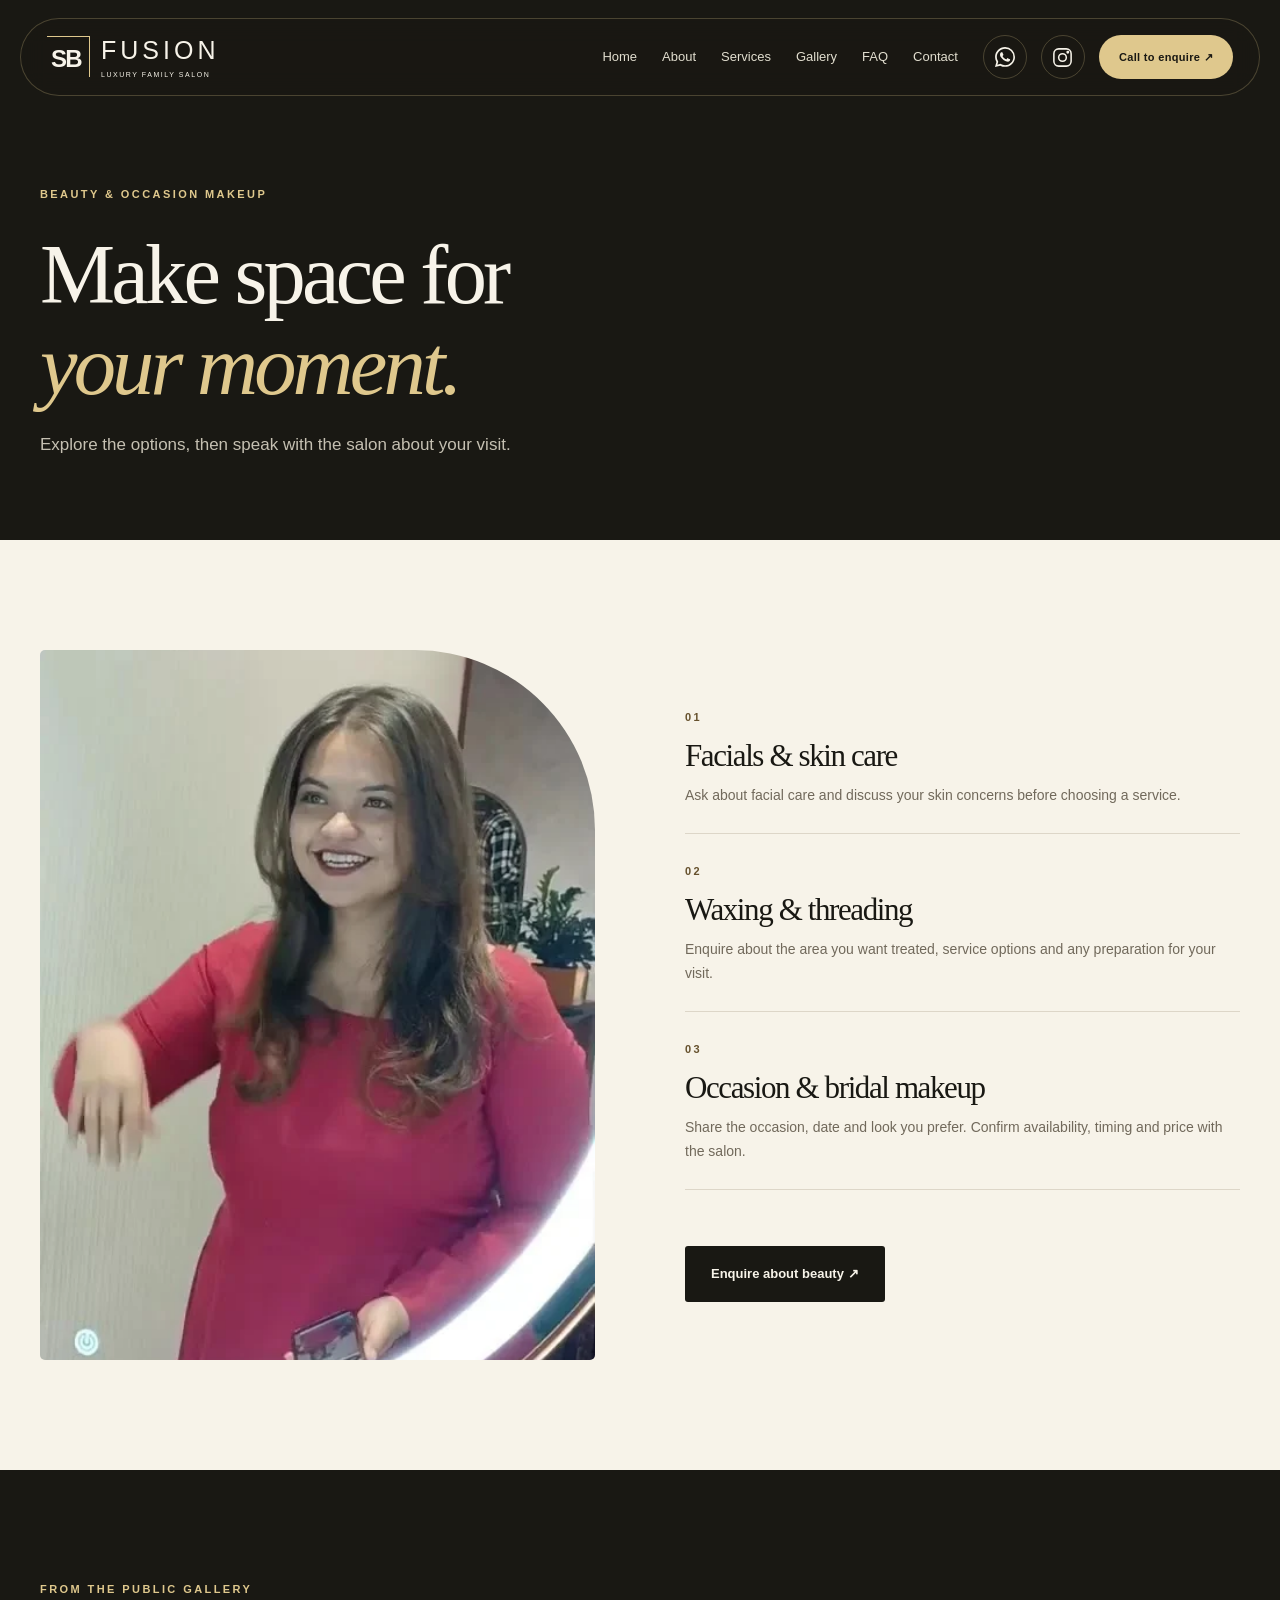
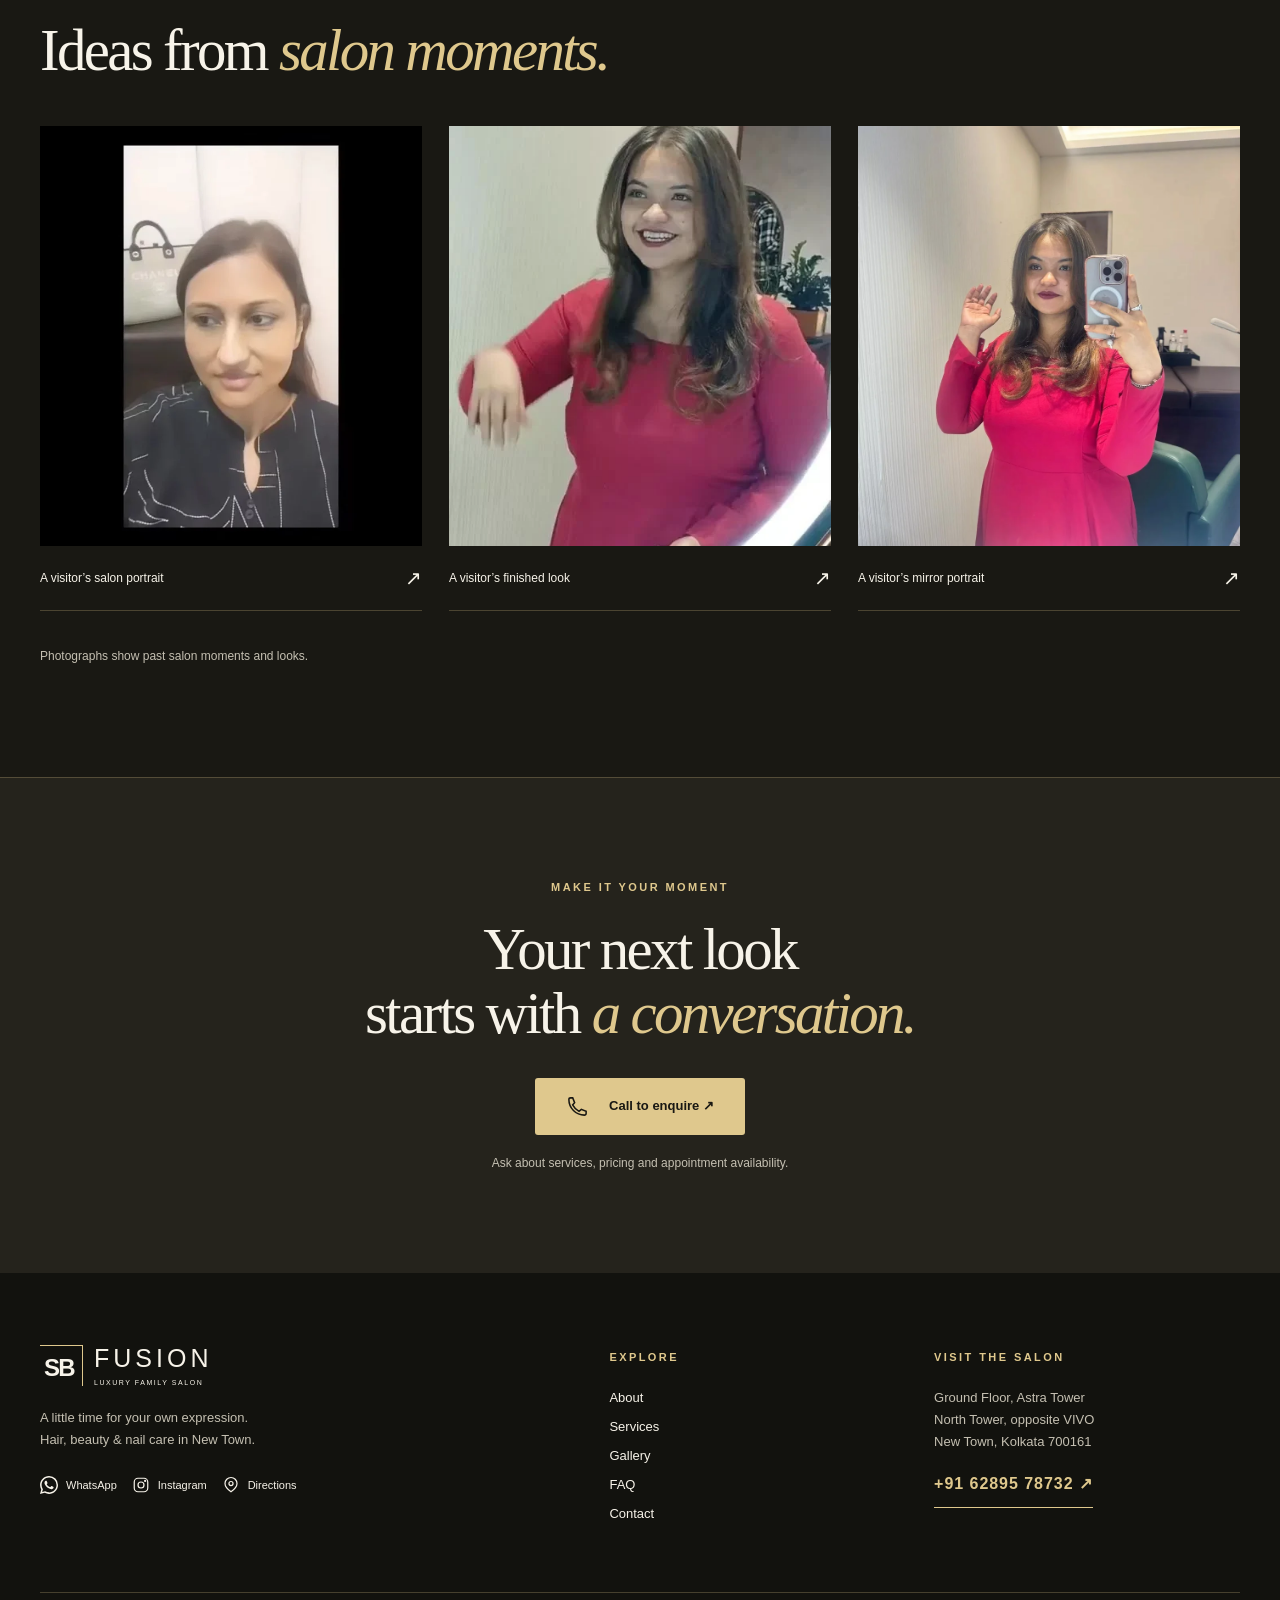
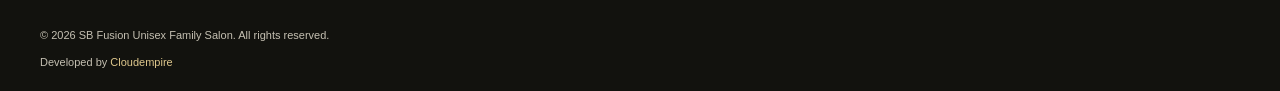
<file: beauty.html>
<!doctype html><html lang="en-IN"><head><meta charset="utf-8"><meta name="viewport" content="width=device-width,initial-scale=1"><meta name="theme-color" content="#191813"><title>Beauty &amp; Occasion Makeup | SB Fusion</title><meta name="description" content="Explore facial care, waxing, threading and occasion makeup at SB Fusion. Call to discuss the service and your preferred date."><meta property="og:title" content="Beauty &amp; Occasion Makeup | SB Fusion"><meta property="og:description" content="Explore facial care, waxing, threading and occasion makeup at SB Fusion. Call to discuss the service and your preferred date."><meta property="og:type" content="website"><link rel="icon" href="assets/favicon.svg"><link rel="stylesheet" href="styles.css"><script src="app.js" defer></script><script type="application/ld+json">{"@context": "https://schema.org", "@type": "BeautySalon", "name": "SB Fusion Unisex Family Salon", "telephone": "+916289578732", "address": {"@type": "PostalAddress", "streetAddress": "Ground Floor, Astra Tower, North Tower, opposite VIVO service centre", "addressLocality": "New Town, Kolkata", "addressRegion": "West Bengal", "postalCode": "700161", "addressCountry": "IN"}, "geo": {"@type": "GeoCoordinates", "latitude": 22.6213141, "longitude": 88.4648278}, "sameAs": ["https://www.instagram.com/sb.fusion_luxuryfamilysalon/"]}</script></head><body><a class="skip" href="#main">Skip to content</a><header class="header"><a class="brand" href="index.html" aria-label="SB Fusion home"><span class="brand-mark" aria-hidden="true">SB</span><span class="brand-name">FUSION<small>LUXURY FAMILY SALON</small></span></a><nav id="nav" aria-label="Main navigation"><a href="index.html">Home</a><a href="about.html">About</a><a href="services.html">Services</a><a href="gallery.html">Gallery</a><a href="faq.html">FAQ</a><a href="contact.html">Contact</a></nav><div class="nav-actions"><a class="icon-button whatsapp-top" href="https://wa.me/916289578732" target="_blank" rel="noopener noreferrer" aria-label="Enquire with SB Fusion on WhatsApp"><svg class="icon" viewBox="0 0 24 24" fill="currentColor" aria-hidden="true"><path d="M20.52 3.48A11.91 11.91 0 0 0 12.04 0C5.44 0 .08 5.36.08 11.96c0 2.11.55 4.17 1.6 5.99L0 24l6.24-1.64a11.93 11.93 0 0 0 5.79 1.48h.01C18.63 23.84 24 18.48 24 11.89a11.9 11.9 0 0 0-3.48-8.41ZM12.04 21.82h-.01a9.92 9.92 0 0 1-5.06-1.39l-.36-.21-3.71.97.99-3.61-.23-.37a9.88 9.88 0 0 1-1.52-5.25c0-5.48 4.46-9.94 9.95-9.94a9.88 9.88 0 0 1 7.03 2.92 9.88 9.88 0 0 1 2.91 7.04c0 5.48-4.46 9.94-9.94 9.94Zm5.45-7.44c-.3-.15-1.77-.87-2.04-.97-.27-.1-.47-.15-.67.15-.2.3-.77.97-.94 1.17-.17.2-.35.22-.65.07-.3-.15-1.26-.46-2.4-1.49-.88-.79-1.48-1.77-1.65-2.07-.17-.3-.02-.46.13-.61.13-.13.3-.35.45-.52.15-.17.2-.3.3-.5.1-.2.05-.37-.02-.52-.07-.15-.67-1.62-.92-2.22-.24-.58-.48-.5-.67-.51h-.57c-.2 0-.52.07-.8.37-.27.3-1.04 1.02-1.04 2.49s1.07 2.89 1.22 3.09c.15.2 2.1 3.21 5.09 4.5.71.31 1.27.49 1.7.63.71.23 1.36.2 1.87.12.57-.08 1.77-.72 2.02-1.42.25-.7.25-1.3.17-1.42-.07-.12-.27-.2-.57-.35Z"/></svg></a><a class="icon-button insta" href="https://www.instagram.com/sb.fusion_luxuryfamilysalon/" target="_blank" rel="noopener noreferrer" aria-label="SB Fusion on Instagram"><svg class="icon" viewBox="0 0 24 24" fill="none" stroke="currentColor" stroke-width="1.6" aria-hidden="true"><rect x="3" y="3" width="18" height="18" rx="5"/><circle cx="12" cy="12" r="4"/><circle cx="17.5" cy="6.5" r=".7"/></svg></a><a class="button nav-cta" href="tel:+916289578732">Call to enquire ↗</a><button class="menu" aria-label="Open navigation" aria-expanded="false" aria-controls="nav"><span></span><span></span></button></div></header><main id="main"><section class="page-intro shell"><span class="eyebrow">Beauty & occasion makeup</span><h1>Make space for<br><em>your moment.</em></h1><p class="lead">Explore the options, then speak with the salon about your visit.</p></section><section class="section light"><div class="shell split"><div class="service-feature"><img class="" src="assets/photo-19.webp" srcset="assets/photo-19-thumb.webp 600w, assets/photo-19.webp 1200w" sizes="(max-width: 700px) 92vw, 48vw" alt="A visitor’s finished look" width="478" height="850" loading="lazy" decoding="async"></div><div class="service-options"><article><span class="eyebrow">01</span><h2>Facials & skin care</h2><p>Ask about facial care and discuss your skin concerns before choosing a service.</p></article><article><span class="eyebrow">02</span><h2>Waxing & threading</h2><p>Enquire about the area you want treated, service options and any preparation for your visit.</p></article><article><span class="eyebrow">03</span><h2>Occasion & bridal makeup</h2><p>Share the occasion, date and look you prefer. Confirm availability, timing and price with the salon.</p></article><a class="button dark-button" href="tel:+916289578732">Enquire about beauty ↗</a></div></div></section><section class="section dark"><div class="shell"><div class="section-heading"><span class="eyebrow">From the public gallery</span><h2>Ideas from <em>salon moments.</em></h2></div><div class="look-grid"><figure class="gallery-item" data-category="moments"><button class="photo" data-src="assets/photo-13.webp" data-caption="A visitor’s salon portrait" aria-label="View photo: A visitor’s salon portrait"><img class="" src="assets/photo-13.webp" srcset="assets/photo-13-thumb.webp 600w, assets/photo-13.webp 1200w" sizes="(max-width: 700px) 92vw, 48vw" alt="A visitor’s salon portrait" width="675" height="1200" loading="lazy" decoding="async"></button><figcaption>A visitor’s salon portrait<span>↗</span></figcaption></figure><figure class="gallery-item" data-category="moments"><button class="photo" data-src="assets/photo-19.webp" data-caption="A visitor’s finished look" aria-label="View photo: A visitor’s finished look"><img class="" src="assets/photo-19.webp" srcset="assets/photo-19-thumb.webp 600w, assets/photo-19.webp 1200w" sizes="(max-width: 700px) 92vw, 48vw" alt="A visitor’s finished look" width="478" height="850" loading="lazy" decoding="async"></button><figcaption>A visitor’s finished look<span>↗</span></figcaption></figure><figure class="gallery-item" data-category="moments"><button class="photo" data-src="assets/photo-31.webp" data-caption="A visitor’s mirror portrait" aria-label="View photo: A visitor’s mirror portrait"><img class="" src="assets/photo-31.webp" srcset="assets/photo-31-thumb.webp 600w, assets/photo-31.webp 1200w" sizes="(max-width: 700px) 92vw, 48vw" alt="A visitor’s mirror portrait" width="900" height="1200" loading="lazy" decoding="async"></button><figcaption>A visitor’s mirror portrait<span>↗</span></figcaption></figure></div><p class="small-note">Photographs show past salon moments and looks.</p></div></section><section class="cta"><div class="shell"><span class="eyebrow">Make it your moment</span><h2>Your next look<br>starts with <em>a conversation.</em></h2><a class="button" href="tel:+916289578732"><svg class="icon" viewBox="0 0 24 24" fill="none" stroke="currentColor" stroke-width="1.6" aria-hidden="true"><path d="M7 3H4.8A1.8 1.8 0 0 0 3 4.8C3 13.7 10.3 21 19.2 21A1.8 1.8 0 0 0 21 19.2V17l-5-2-2.4 2.1a16 16 0 0 1-6.7-6.7L9 8z"/></svg> Call to enquire ↗</a><p>Ask about services, pricing and appointment availability.</p></div></section></main><footer><div class="shell footer-grid"><div><a class="brand" href="index.html"><span class="brand-mark" aria-hidden="true">SB</span><span class="brand-name">FUSION<small>LUXURY FAMILY SALON</small></span></a><p>A little time for your own expression.<br>Hair, beauty & nail care in New Town.</p><div class="socials"><a href="https://wa.me/916289578732" target="_blank" rel="noopener noreferrer"><svg class="icon" viewBox="0 0 24 24" fill="currentColor" aria-hidden="true"><path d="M20.52 3.48A11.91 11.91 0 0 0 12.04 0C5.44 0 .08 5.36.08 11.96c0 2.11.55 4.17 1.6 5.99L0 24l6.24-1.64a11.93 11.93 0 0 0 5.79 1.48h.01C18.63 23.84 24 18.48 24 11.89a11.9 11.9 0 0 0-3.48-8.41ZM12.04 21.82h-.01a9.92 9.92 0 0 1-5.06-1.39l-.36-.21-3.71.97.99-3.61-.23-.37a9.88 9.88 0 0 1-1.52-5.25c0-5.48 4.46-9.94 9.95-9.94a9.88 9.88 0 0 1 7.03 2.92 9.88 9.88 0 0 1 2.91 7.04c0 5.48-4.46 9.94-9.94 9.94Zm5.45-7.44c-.3-.15-1.77-.87-2.04-.97-.27-.1-.47-.15-.67.15-.2.3-.77.97-.94 1.17-.17.2-.35.22-.65.07-.3-.15-1.26-.46-2.4-1.49-.88-.79-1.48-1.77-1.65-2.07-.17-.3-.02-.46.13-.61.13-.13.3-.35.45-.52.15-.17.2-.3.3-.5.1-.2.05-.37-.02-.52-.07-.15-.67-1.62-.92-2.22-.24-.58-.48-.5-.67-.51h-.57c-.2 0-.52.07-.8.37-.27.3-1.04 1.02-1.04 2.49s1.07 2.89 1.22 3.09c.15.2 2.1 3.21 5.09 4.5.71.31 1.27.49 1.7.63.71.23 1.36.2 1.87.12.57-.08 1.77-.72 2.02-1.42.25-.7.25-1.3.17-1.42-.07-.12-.27-.2-.57-.35Z"/></svg><span>WhatsApp</span></a><a class="" href="https://www.instagram.com/sb.fusion_luxuryfamilysalon/" target="_blank" rel="noopener noreferrer"><svg class="icon" viewBox="0 0 24 24" fill="none" stroke="currentColor" stroke-width="1.6" aria-hidden="true"><rect x="3" y="3" width="18" height="18" rx="5"/><circle cx="12" cy="12" r="4"/><circle cx="17.5" cy="6.5" r=".7"/></svg><span>Instagram</span></a><a class="" href="https://www.google.com/maps?q=22.6213141,88.4648278" target="_blank" rel="noopener noreferrer"><svg class="icon" viewBox="0 0 24 24" fill="none" stroke="currentColor" stroke-width="1.6" aria-hidden="true"><path d="M20 10c0 5.5-8 11-8 11S4 15.5 4 10a8 8 0 1 1 16 0Z"/><circle cx="12" cy="10" r="2.7"/></svg><span>Directions</span></a></div></div><div><span class="eyebrow">Explore</span><a href="about.html">About</a><a href="services.html">Services</a><a href="gallery.html">Gallery</a><a href="faq.html">FAQ</a><a href="contact.html">Contact</a></div><div><span class="eyebrow">Visit the salon</span><p>Ground Floor, Astra Tower<br>North Tower, opposite VIVO<br>New Town, Kolkata 700161</p><a class="text-link" href="tel:+916289578732">+91 62895 78732 ↗</a></div></div><div class="shell footer-bottom"><p>© 2026 SB Fusion Unisex Family Salon. All rights reserved.</p><p>Developed by <a class="" href="https://cloudempire.tech/" target="_blank" rel="noopener noreferrer">Cloudempire</a></p></div></footer><a class="mobile-call" href="https://wa.me/916289578732" target="_blank" rel="noopener noreferrer" aria-label="Enquire with SB Fusion on WhatsApp"><svg class="icon" viewBox="0 0 24 24" fill="currentColor" aria-hidden="true"><path d="M20.52 3.48A11.91 11.91 0 0 0 12.04 0C5.44 0 .08 5.36.08 11.96c0 2.11.55 4.17 1.6 5.99L0 24l6.24-1.64a11.93 11.93 0 0 0 5.79 1.48h.01C18.63 23.84 24 18.48 24 11.89a11.9 11.9 0 0 0-3.48-8.41ZM12.04 21.82h-.01a9.92 9.92 0 0 1-5.06-1.39l-.36-.21-3.71.97.99-3.61-.23-.37a9.88 9.88 0 0 1-1.52-5.25c0-5.48 4.46-9.94 9.95-9.94a9.88 9.88 0 0 1 7.03 2.92 9.88 9.88 0 0 1 2.91 7.04c0 5.48-4.46 9.94-9.94 9.94Zm5.45-7.44c-.3-.15-1.77-.87-2.04-.97-.27-.1-.47-.15-.67.15-.2.3-.77.97-.94 1.17-.17.2-.35.22-.65.07-.3-.15-1.26-.46-2.4-1.49-.88-.79-1.48-1.77-1.65-2.07-.17-.3-.02-.46.13-.61.13-.13.3-.35.45-.52.15-.17.2-.3.3-.5.1-.2.05-.37-.02-.52-.07-.15-.67-1.62-.92-2.22-.24-.58-.48-.5-.67-.51h-.57c-.2 0-.52.07-.8.37-.27.3-1.04 1.02-1.04 2.49s1.07 2.89 1.22 3.09c.15.2 2.1 3.21 5.09 4.5.71.31 1.27.49 1.7.63.71.23 1.36.2 1.87.12.57-.08 1.77-.72 2.02-1.42.25-.7.25-1.3.17-1.42-.07-.12-.27-.2-.57-.35Z"/></svg></a><dialog id="lightbox" aria-label="Gallery photo"><button class="close" aria-label="Close photo">×</button><button class="photo-prev" aria-label="Previous photo">←</button><figure><img alt=""><figcaption></figcaption></figure><button class="photo-next" aria-label="Next photo">→</button></dialog></body></html>
</file>
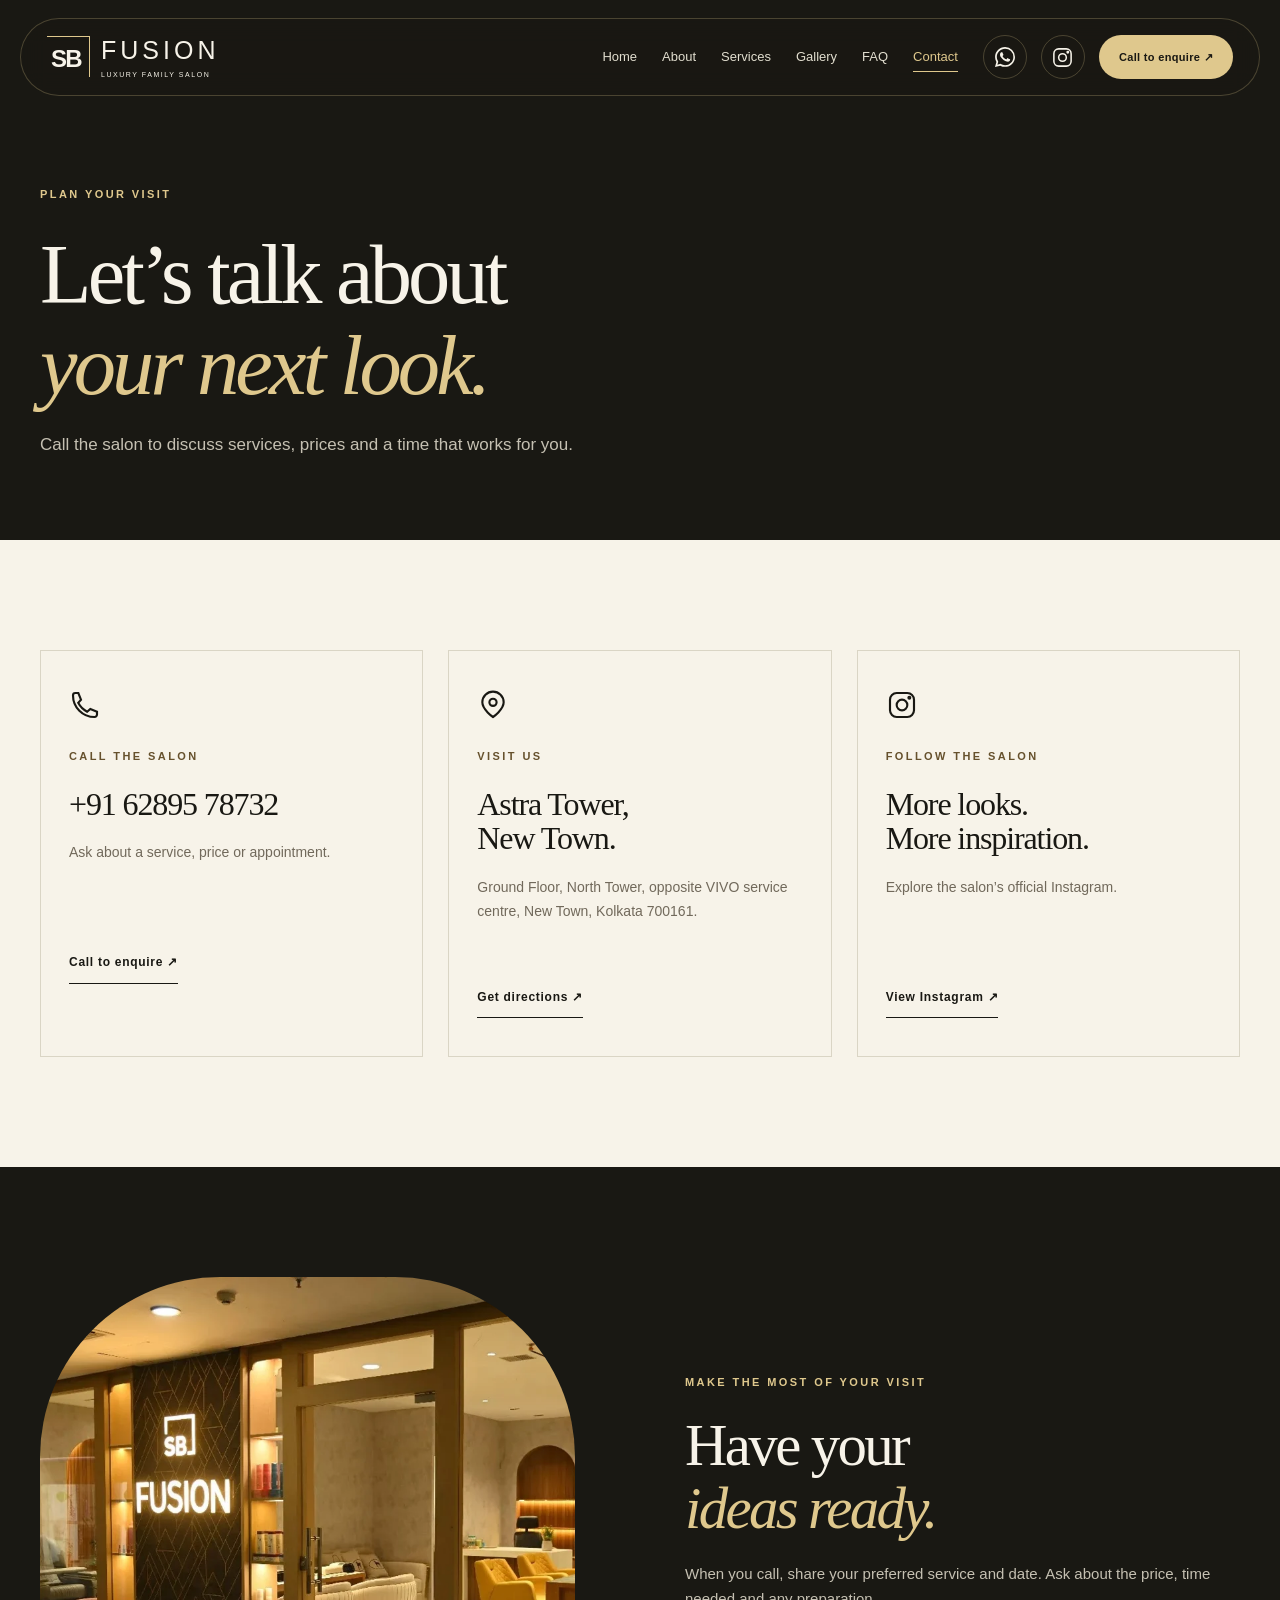
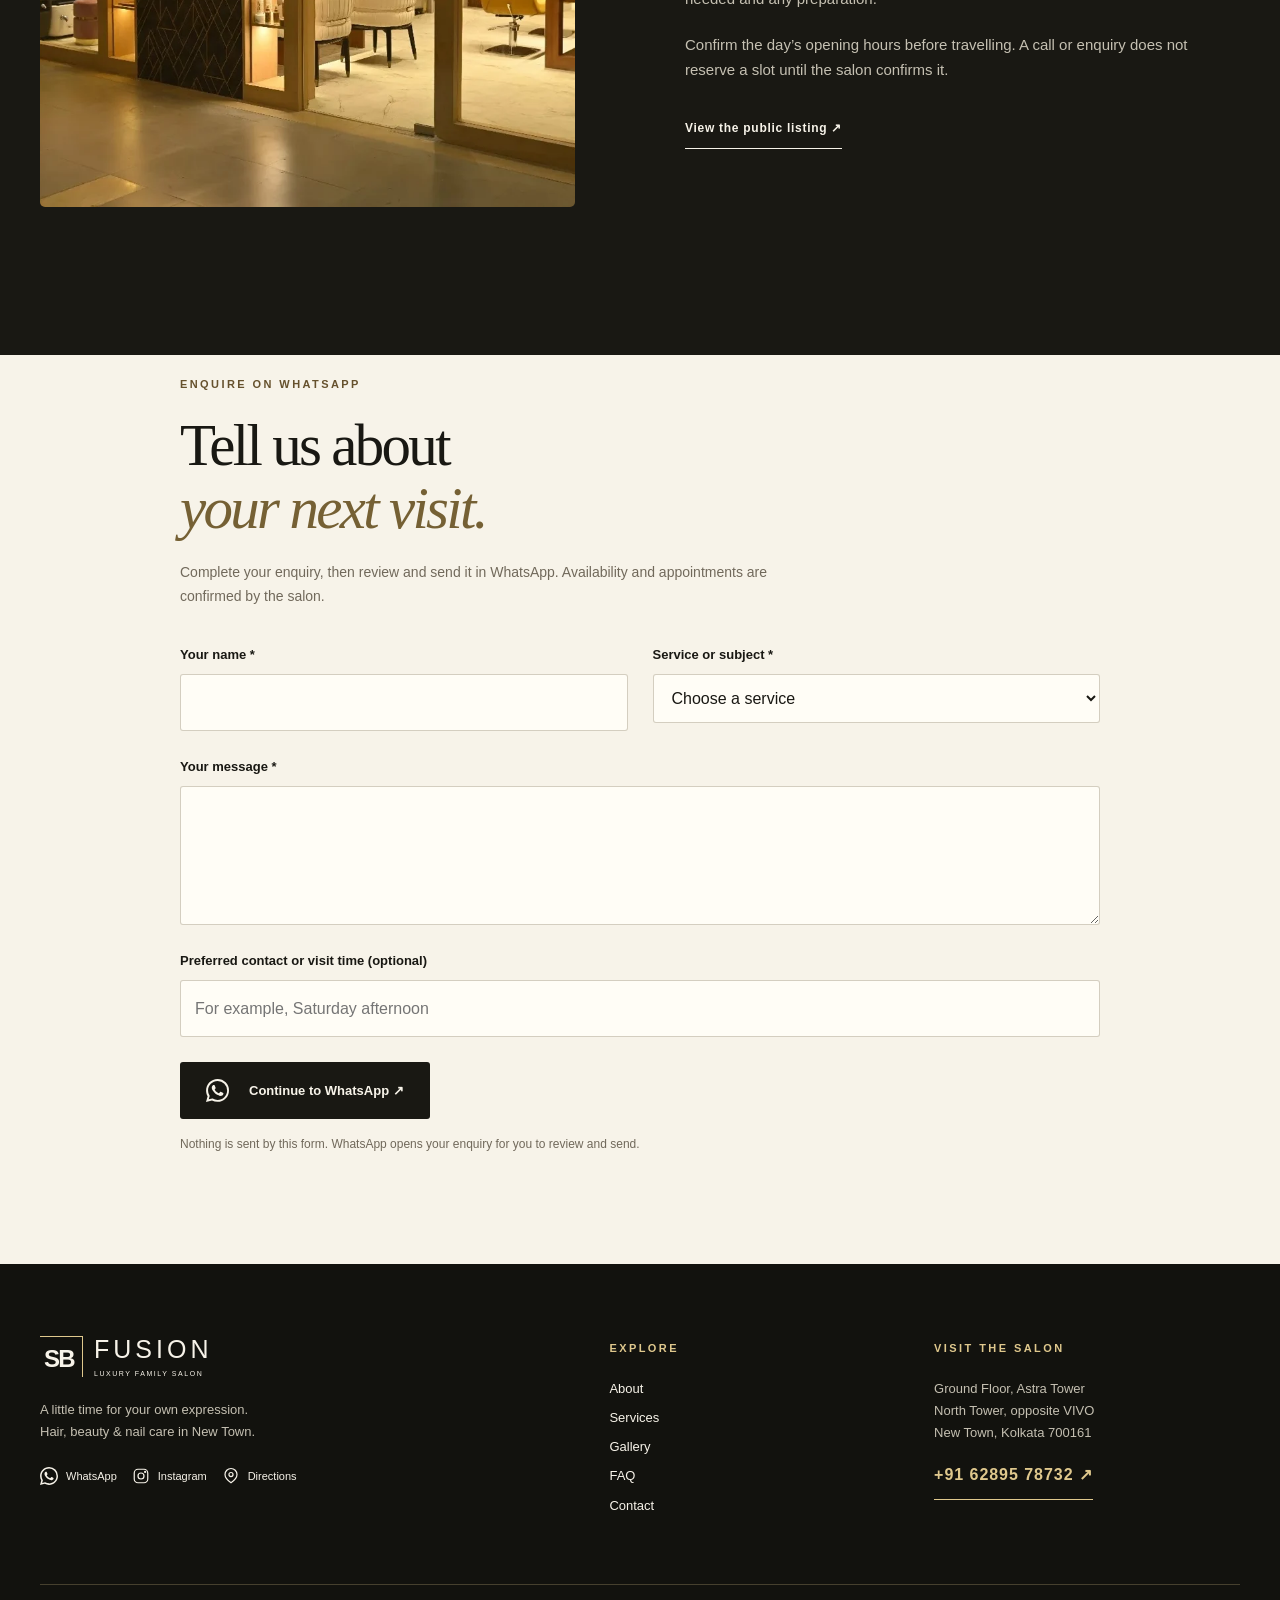
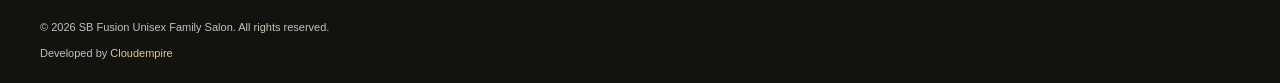
<file: contact.html>
<!doctype html><html lang="en-IN"><head><meta charset="utf-8"><meta name="viewport" content="width=device-width,initial-scale=1"><meta name="theme-color" content="#191813"><title>Contact SB Fusion | Astra Tower, New Town</title><meta name="description" content="Call SB Fusion on +91 62895 78732. Find the salon at Astra Tower, New Town, Kolkata, and explore its official Instagram."><meta property="og:title" content="Contact SB Fusion | Astra Tower, New Town"><meta property="og:description" content="Call SB Fusion on +91 62895 78732. Find the salon at Astra Tower, New Town, Kolkata, and explore its official Instagram."><meta property="og:type" content="website"><link rel="icon" href="assets/favicon.svg"><link rel="stylesheet" href="styles.css"><script src="app.js" defer></script><script type="application/ld+json">{"@context": "https://schema.org", "@type": "BeautySalon", "name": "SB Fusion Unisex Family Salon", "telephone": "+916289578732", "address": {"@type": "PostalAddress", "streetAddress": "Ground Floor, Astra Tower, North Tower, opposite VIVO service centre", "addressLocality": "New Town, Kolkata", "addressRegion": "West Bengal", "postalCode": "700161", "addressCountry": "IN"}, "geo": {"@type": "GeoCoordinates", "latitude": 22.6213141, "longitude": 88.4648278}, "sameAs": ["https://www.instagram.com/sb.fusion_luxuryfamilysalon/"]}</script></head><body><a class="skip" href="#main">Skip to content</a><header class="header"><a class="brand" href="index.html" aria-label="SB Fusion home"><span class="brand-mark" aria-hidden="true">SB</span><span class="brand-name">FUSION<small>LUXURY FAMILY SALON</small></span></a><nav id="nav" aria-label="Main navigation"><a href="index.html">Home</a><a href="about.html">About</a><a href="services.html">Services</a><a href="gallery.html">Gallery</a><a href="faq.html">FAQ</a><a href="contact.html" aria-current="page">Contact</a></nav><div class="nav-actions"><a class="icon-button whatsapp-top" href="https://wa.me/916289578732" target="_blank" rel="noopener noreferrer" aria-label="Enquire with SB Fusion on WhatsApp"><svg class="icon" viewBox="0 0 24 24" fill="currentColor" aria-hidden="true"><path d="M20.52 3.48A11.91 11.91 0 0 0 12.04 0C5.44 0 .08 5.36.08 11.96c0 2.11.55 4.17 1.6 5.99L0 24l6.24-1.64a11.93 11.93 0 0 0 5.79 1.48h.01C18.63 23.84 24 18.48 24 11.89a11.9 11.9 0 0 0-3.48-8.41ZM12.04 21.82h-.01a9.92 9.92 0 0 1-5.06-1.39l-.36-.21-3.71.97.99-3.61-.23-.37a9.88 9.88 0 0 1-1.52-5.25c0-5.48 4.46-9.94 9.95-9.94a9.88 9.88 0 0 1 7.03 2.92 9.88 9.88 0 0 1 2.91 7.04c0 5.48-4.46 9.94-9.94 9.94Zm5.45-7.44c-.3-.15-1.77-.87-2.04-.97-.27-.1-.47-.15-.67.15-.2.3-.77.97-.94 1.17-.17.2-.35.22-.65.07-.3-.15-1.26-.46-2.4-1.49-.88-.79-1.48-1.77-1.65-2.07-.17-.3-.02-.46.13-.61.13-.13.3-.35.45-.52.15-.17.2-.3.3-.5.1-.2.05-.37-.02-.52-.07-.15-.67-1.62-.92-2.22-.24-.58-.48-.5-.67-.51h-.57c-.2 0-.52.07-.8.37-.27.3-1.04 1.02-1.04 2.49s1.07 2.89 1.22 3.09c.15.2 2.1 3.21 5.09 4.5.71.31 1.27.49 1.7.63.71.23 1.36.2 1.87.12.57-.08 1.77-.72 2.02-1.42.25-.7.25-1.3.17-1.42-.07-.12-.27-.2-.57-.35Z"/></svg></a><a class="icon-button insta" href="https://www.instagram.com/sb.fusion_luxuryfamilysalon/" target="_blank" rel="noopener noreferrer" aria-label="SB Fusion on Instagram"><svg class="icon" viewBox="0 0 24 24" fill="none" stroke="currentColor" stroke-width="1.6" aria-hidden="true"><rect x="3" y="3" width="18" height="18" rx="5"/><circle cx="12" cy="12" r="4"/><circle cx="17.5" cy="6.5" r=".7"/></svg></a><a class="button nav-cta" href="tel:+916289578732">Call to enquire ↗</a><button class="menu" aria-label="Open navigation" aria-expanded="false" aria-controls="nav"><span></span><span></span></button></div></header><main id="main"><section class="page-intro shell"><span class="eyebrow">Plan your visit</span><h1>Let’s talk about<br><em>your next look.</em></h1><p class="lead">Call the salon to discuss services, prices and a time that works for you.</p></section><section class="section light"><div class="shell contact-grid"><a class="contact-card" href="tel:+916289578732"><svg class="icon" viewBox="0 0 24 24" fill="none" stroke="currentColor" stroke-width="1.6" aria-hidden="true"><path d="M7 3H4.8A1.8 1.8 0 0 0 3 4.8C3 13.7 10.3 21 19.2 21A1.8 1.8 0 0 0 21 19.2V17l-5-2-2.4 2.1a16 16 0 0 1-6.7-6.7L9 8z"/></svg><span class="eyebrow">Call the salon</span><h2>+91 62895 78732</h2><p>Ask about a service, price or appointment.</p><span class="text-link">Call to enquire ↗</span></a><div class="contact-card"><svg class="icon" viewBox="0 0 24 24" fill="none" stroke="currentColor" stroke-width="1.6" aria-hidden="true"><path d="M20 10c0 5.5-8 11-8 11S4 15.5 4 10a8 8 0 1 1 16 0Z"/><circle cx="12" cy="10" r="2.7"/></svg><span class="eyebrow">Visit us</span><h2>Astra Tower,<br>New Town.</h2><p>Ground Floor, North Tower, opposite VIVO service centre, New Town, Kolkata 700161.</p><a class="text-link" href="https://www.google.com/maps?q=22.6213141,88.4648278" target="_blank" rel="noopener noreferrer">Get directions ↗</a></div><div class="contact-card"><svg class="icon" viewBox="0 0 24 24" fill="none" stroke="currentColor" stroke-width="1.6" aria-hidden="true"><rect x="3" y="3" width="18" height="18" rx="5"/><circle cx="12" cy="12" r="4"/><circle cx="17.5" cy="6.5" r=".7"/></svg><span class="eyebrow">Follow the salon</span><h2>More looks.<br>More inspiration.</h2><p>Explore the salon’s official Instagram.</p><a class="text-link" href="https://www.instagram.com/sb.fusion_luxuryfamilysalon/" target="_blank" rel="noopener noreferrer">View Instagram ↗</a></div></div></section><section class="section dark"><div class="shell split"><div class="composition"><img class="" src="assets/photo-04.webp" srcset="assets/photo-04-thumb.webp 600w, assets/photo-04.webp 1200w" sizes="(max-width: 700px) 92vw, 48vw" alt="The Astra Tower salon entrance" width="1200" height="798" loading="lazy" decoding="async"></div><div class="story"><span class="eyebrow">Make the most of your visit</span><h2>Have your<br><em>ideas ready.</em></h2><p>When you call, share your preferred service and date. Ask about the price, time needed and any preparation.</p><p>Confirm the day’s opening hours before travelling. A call or enquiry does not reserve a slot until the salon confirms it.</p><a class="text-link" href="https://magicpin.in/Kolkata/Rekjuani/Restaurant/Sb-Fusion-Unisex-Family-Salon/store/27a4132" target="_blank" rel="noopener noreferrer">View the public listing ↗</a></div></div></section><section class="section light enquiry-section"><div class="shell narrow"><span class="eyebrow">Enquire on WhatsApp</span><h2>Tell us about<br><em>your next visit.</em></h2><p>Complete your enquiry, then review and send it in WhatsApp. Availability and appointments are confirmed by the salon.</p><form id="enquiry-form" class="enquiry-form"><div class="form-field"><label for="enquiry-name">Your name *</label><input id="enquiry-name" name="name" autocomplete="name" required maxlength="100"></div><div class="form-field"><label for="enquiry-service">Service or subject *</label><select id="enquiry-service" name="service" required><option value="">Choose a service</option><option>Hair cuts & styling</option><option>Hair colouring</option><option>Hair care</option><option>Beauty & facials</option><option>Occasion makeup</option><option>Nails & manicure / pedicure</option><option>Other enquiry</option></select></div><div class="form-field form-wide"><label for="enquiry-message">Your message *</label><textarea id="enquiry-message" name="message" required maxlength="2000" rows="4"></textarea></div><div class="form-field form-wide"><label for="enquiry-time">Preferred contact or visit time (optional)</label><input id="enquiry-time" name="time" maxlength="150" placeholder="For example, Saturday afternoon"></div><div class="form-wide"><button type="submit" class="button dark-button"><svg class="icon" viewBox="0 0 24 24" fill="currentColor" aria-hidden="true"><path d="M20.52 3.48A11.91 11.91 0 0 0 12.04 0C5.44 0 .08 5.36.08 11.96c0 2.11.55 4.17 1.6 5.99L0 24l6.24-1.64a11.93 11.93 0 0 0 5.79 1.48h.01C18.63 23.84 24 18.48 24 11.89a11.9 11.9 0 0 0-3.48-8.41ZM12.04 21.82h-.01a9.92 9.92 0 0 1-5.06-1.39l-.36-.21-3.71.97.99-3.61-.23-.37a9.88 9.88 0 0 1-1.52-5.25c0-5.48 4.46-9.94 9.95-9.94a9.88 9.88 0 0 1 7.03 2.92 9.88 9.88 0 0 1 2.91 7.04c0 5.48-4.46 9.94-9.94 9.94Zm5.45-7.44c-.3-.15-1.77-.87-2.04-.97-.27-.1-.47-.15-.67.15-.2.3-.77.97-.94 1.17-.17.2-.35.22-.65.07-.3-.15-1.26-.46-2.4-1.49-.88-.79-1.48-1.77-1.65-2.07-.17-.3-.02-.46.13-.61.13-.13.3-.35.45-.52.15-.17.2-.3.3-.5.1-.2.05-.37-.02-.52-.07-.15-.67-1.62-.92-2.22-.24-.58-.48-.5-.67-.51h-.57c-.2 0-.52.07-.8.37-.27.3-1.04 1.02-1.04 2.49s1.07 2.89 1.22 3.09c.15.2 2.1 3.21 5.09 4.5.71.31 1.27.49 1.7.63.71.23 1.36.2 1.87.12.57-.08 1.77-.72 2.02-1.42.25-.7.25-1.3.17-1.42-.07-.12-.27-.2-.57-.35Z"/></svg> Continue to WhatsApp ↗</button><p class="small-note">Nothing is sent by this form. WhatsApp opens your enquiry for you to review and send.</p><p id="enquiry-status" role="status" hidden>Review your enquiry in WhatsApp. <a id="enquiry-link" target="_blank" rel="noopener noreferrer">Open WhatsApp ↗</a></p></div></form></div></section></main><footer><div class="shell footer-grid"><div><a class="brand" href="index.html"><span class="brand-mark" aria-hidden="true">SB</span><span class="brand-name">FUSION<small>LUXURY FAMILY SALON</small></span></a><p>A little time for your own expression.<br>Hair, beauty & nail care in New Town.</p><div class="socials"><a href="https://wa.me/916289578732" target="_blank" rel="noopener noreferrer"><svg class="icon" viewBox="0 0 24 24" fill="currentColor" aria-hidden="true"><path d="M20.52 3.48A11.91 11.91 0 0 0 12.04 0C5.44 0 .08 5.36.08 11.96c0 2.11.55 4.17 1.6 5.99L0 24l6.24-1.64a11.93 11.93 0 0 0 5.79 1.48h.01C18.63 23.84 24 18.48 24 11.89a11.9 11.9 0 0 0-3.48-8.41ZM12.04 21.82h-.01a9.92 9.92 0 0 1-5.06-1.39l-.36-.21-3.71.97.99-3.61-.23-.37a9.88 9.88 0 0 1-1.52-5.25c0-5.48 4.46-9.94 9.95-9.94a9.88 9.88 0 0 1 7.03 2.92 9.88 9.88 0 0 1 2.91 7.04c0 5.48-4.46 9.94-9.94 9.94Zm5.45-7.44c-.3-.15-1.77-.87-2.04-.97-.27-.1-.47-.15-.67.15-.2.3-.77.97-.94 1.17-.17.2-.35.22-.65.07-.3-.15-1.26-.46-2.4-1.49-.88-.79-1.48-1.77-1.65-2.07-.17-.3-.02-.46.13-.61.13-.13.3-.35.45-.52.15-.17.2-.3.3-.5.1-.2.05-.37-.02-.52-.07-.15-.67-1.62-.92-2.22-.24-.58-.48-.5-.67-.51h-.57c-.2 0-.52.07-.8.37-.27.3-1.04 1.02-1.04 2.49s1.07 2.89 1.22 3.09c.15.2 2.1 3.21 5.09 4.5.71.31 1.27.49 1.7.63.71.23 1.36.2 1.87.12.57-.08 1.77-.72 2.02-1.42.25-.7.25-1.3.17-1.42-.07-.12-.27-.2-.57-.35Z"/></svg><span>WhatsApp</span></a><a class="" href="https://www.instagram.com/sb.fusion_luxuryfamilysalon/" target="_blank" rel="noopener noreferrer"><svg class="icon" viewBox="0 0 24 24" fill="none" stroke="currentColor" stroke-width="1.6" aria-hidden="true"><rect x="3" y="3" width="18" height="18" rx="5"/><circle cx="12" cy="12" r="4"/><circle cx="17.5" cy="6.5" r=".7"/></svg><span>Instagram</span></a><a class="" href="https://www.google.com/maps?q=22.6213141,88.4648278" target="_blank" rel="noopener noreferrer"><svg class="icon" viewBox="0 0 24 24" fill="none" stroke="currentColor" stroke-width="1.6" aria-hidden="true"><path d="M20 10c0 5.5-8 11-8 11S4 15.5 4 10a8 8 0 1 1 16 0Z"/><circle cx="12" cy="10" r="2.7"/></svg><span>Directions</span></a></div></div><div><span class="eyebrow">Explore</span><a href="about.html">About</a><a href="services.html">Services</a><a href="gallery.html">Gallery</a><a href="faq.html">FAQ</a><a href="contact.html">Contact</a></div><div><span class="eyebrow">Visit the salon</span><p>Ground Floor, Astra Tower<br>North Tower, opposite VIVO<br>New Town, Kolkata 700161</p><a class="text-link" href="tel:+916289578732">+91 62895 78732 ↗</a></div></div><div class="shell footer-bottom"><p>© 2026 SB Fusion Unisex Family Salon. All rights reserved.</p><p>Developed by <a class="" href="https://cloudempire.tech/" target="_blank" rel="noopener noreferrer">Cloudempire</a></p></div></footer><a class="mobile-call" href="https://wa.me/916289578732" target="_blank" rel="noopener noreferrer" aria-label="Enquire with SB Fusion on WhatsApp"><svg class="icon" viewBox="0 0 24 24" fill="currentColor" aria-hidden="true"><path d="M20.52 3.48A11.91 11.91 0 0 0 12.04 0C5.44 0 .08 5.36.08 11.96c0 2.11.55 4.17 1.6 5.99L0 24l6.24-1.64a11.93 11.93 0 0 0 5.79 1.48h.01C18.63 23.84 24 18.48 24 11.89a11.9 11.9 0 0 0-3.48-8.41ZM12.04 21.82h-.01a9.92 9.92 0 0 1-5.06-1.39l-.36-.21-3.71.97.99-3.61-.23-.37a9.88 9.88 0 0 1-1.52-5.25c0-5.48 4.46-9.94 9.95-9.94a9.88 9.88 0 0 1 7.03 2.92 9.88 9.88 0 0 1 2.91 7.04c0 5.48-4.46 9.94-9.94 9.94Zm5.45-7.44c-.3-.15-1.77-.87-2.04-.97-.27-.1-.47-.15-.67.15-.2.3-.77.97-.94 1.17-.17.2-.35.22-.65.07-.3-.15-1.26-.46-2.4-1.49-.88-.79-1.48-1.77-1.65-2.07-.17-.3-.02-.46.13-.61.13-.13.3-.35.45-.52.15-.17.2-.3.3-.5.1-.2.05-.37-.02-.52-.07-.15-.67-1.62-.92-2.22-.24-.58-.48-.5-.67-.51h-.57c-.2 0-.52.07-.8.37-.27.3-1.04 1.02-1.04 2.49s1.07 2.89 1.22 3.09c.15.2 2.1 3.21 5.09 4.5.71.31 1.27.49 1.7.63.71.23 1.36.2 1.87.12.57-.08 1.77-.72 2.02-1.42.25-.7.25-1.3.17-1.42-.07-.12-.27-.2-.57-.35Z"/></svg></a><dialog id="lightbox" aria-label="Gallery photo"><button class="close" aria-label="Close photo">×</button><button class="photo-prev" aria-label="Previous photo">←</button><figure><img alt=""><figcaption></figcaption></figure><button class="photo-next" aria-label="Next photo">→</button></dialog></body></html>
</file>
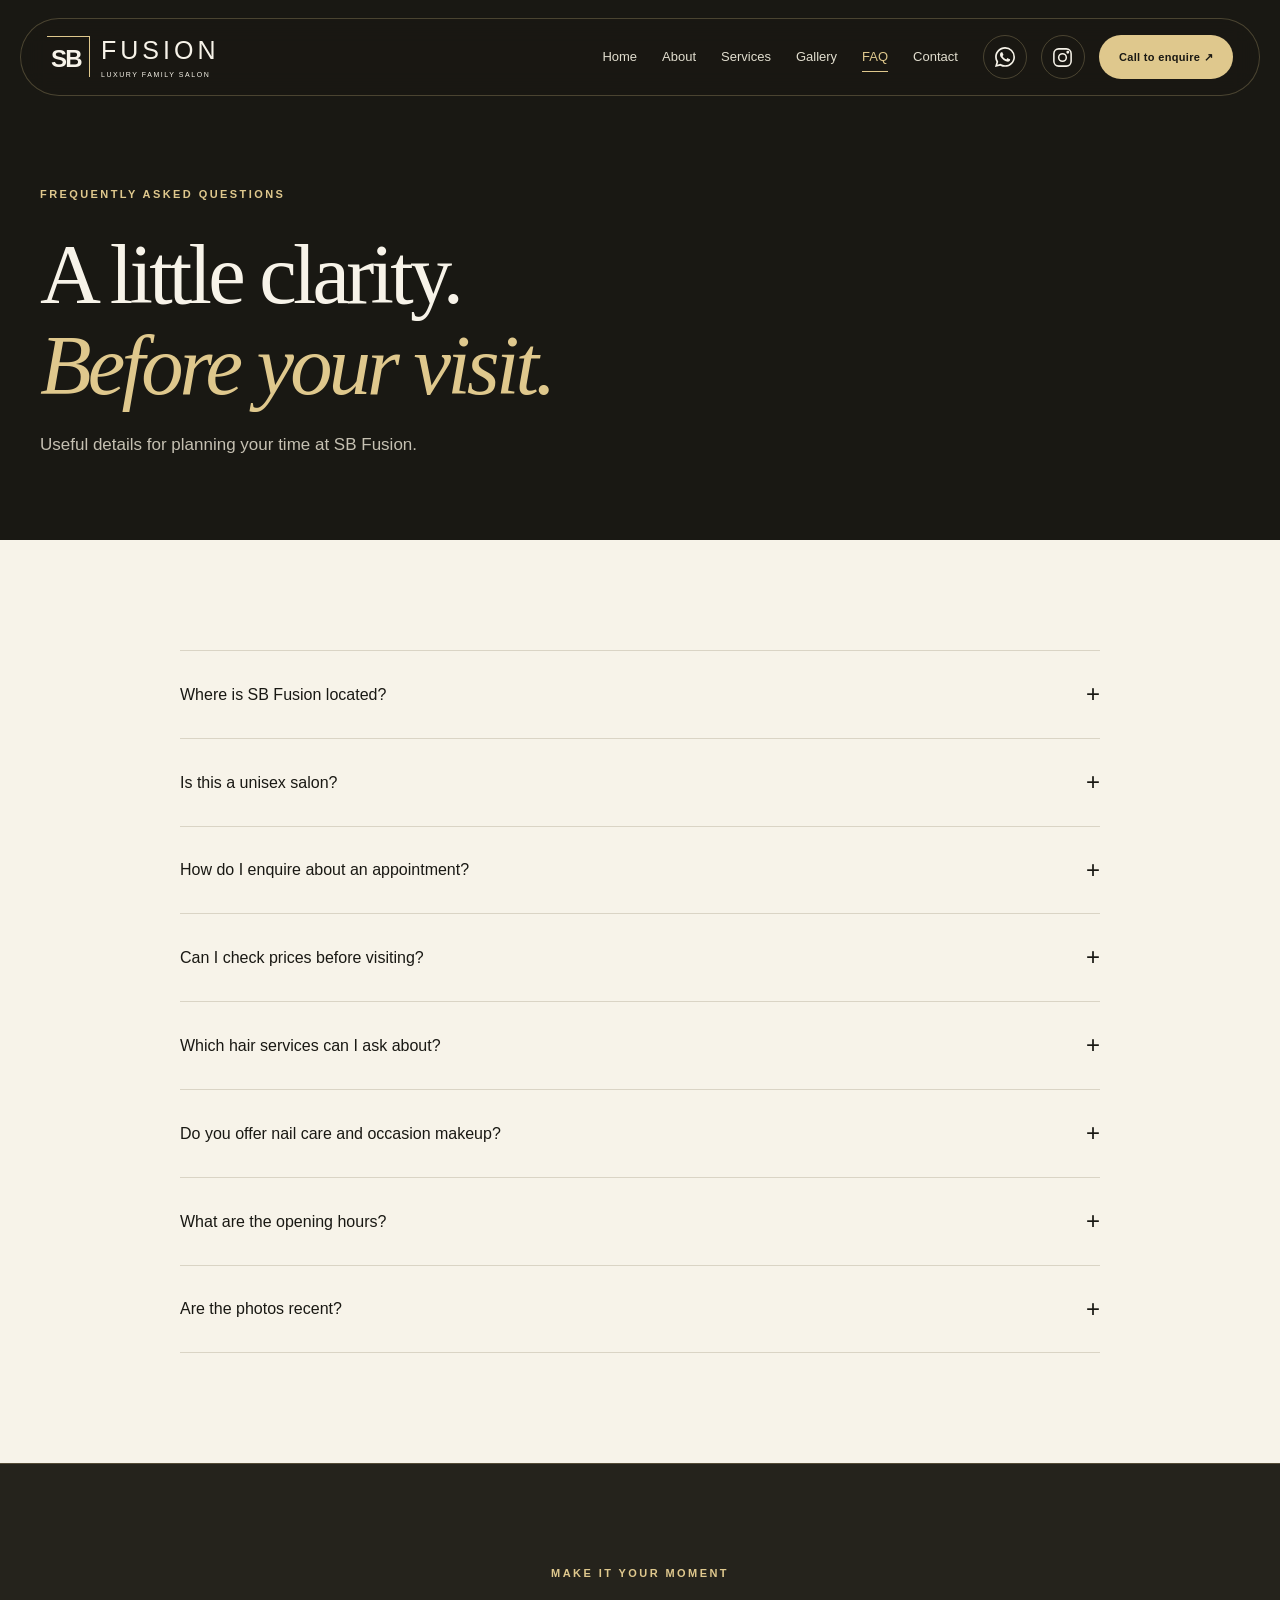
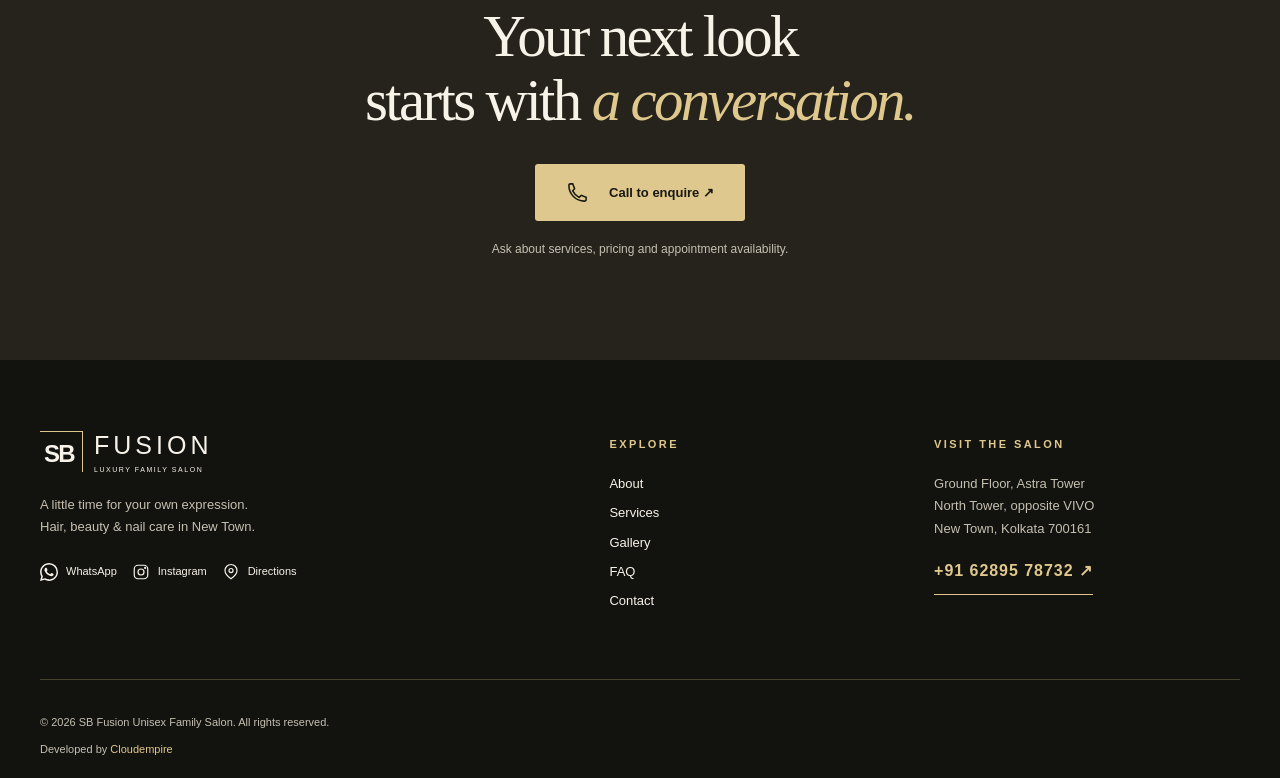
<file: faq.html>
<!doctype html><html lang="en-IN"><head><meta charset="utf-8"><meta name="viewport" content="width=device-width,initial-scale=1"><meta name="theme-color" content="#191813"><title>Plan Your Visit: FAQs | SB Fusion</title><meta name="description" content="Find answers about SB Fusion’s location, enquiries, service options and planning a visit to the New Town salon."><meta property="og:title" content="Plan Your Visit: FAQs | SB Fusion"><meta property="og:description" content="Find answers about SB Fusion’s location, enquiries, service options and planning a visit to the New Town salon."><meta property="og:type" content="website"><link rel="icon" href="assets/favicon.svg"><link rel="stylesheet" href="styles.css"><script src="app.js" defer></script><script type="application/ld+json">{"@context": "https://schema.org", "@type": "BeautySalon", "name": "SB Fusion Unisex Family Salon", "telephone": "+916289578732", "address": {"@type": "PostalAddress", "streetAddress": "Ground Floor, Astra Tower, North Tower, opposite VIVO service centre", "addressLocality": "New Town, Kolkata", "addressRegion": "West Bengal", "postalCode": "700161", "addressCountry": "IN"}, "geo": {"@type": "GeoCoordinates", "latitude": 22.6213141, "longitude": 88.4648278}, "sameAs": ["https://www.instagram.com/sb.fusion_luxuryfamilysalon/"]}</script></head><body><a class="skip" href="#main">Skip to content</a><header class="header"><a class="brand" href="index.html" aria-label="SB Fusion home"><span class="brand-mark" aria-hidden="true">SB</span><span class="brand-name">FUSION<small>LUXURY FAMILY SALON</small></span></a><nav id="nav" aria-label="Main navigation"><a href="index.html">Home</a><a href="about.html">About</a><a href="services.html">Services</a><a href="gallery.html">Gallery</a><a href="faq.html" aria-current="page">FAQ</a><a href="contact.html">Contact</a></nav><div class="nav-actions"><a class="icon-button whatsapp-top" href="https://wa.me/916289578732" target="_blank" rel="noopener noreferrer" aria-label="Enquire with SB Fusion on WhatsApp"><svg class="icon" viewBox="0 0 24 24" fill="currentColor" aria-hidden="true"><path d="M20.52 3.48A11.91 11.91 0 0 0 12.04 0C5.44 0 .08 5.36.08 11.96c0 2.11.55 4.17 1.6 5.99L0 24l6.24-1.64a11.93 11.93 0 0 0 5.79 1.48h.01C18.63 23.84 24 18.48 24 11.89a11.9 11.9 0 0 0-3.48-8.41ZM12.04 21.82h-.01a9.92 9.92 0 0 1-5.06-1.39l-.36-.21-3.71.97.99-3.61-.23-.37a9.88 9.88 0 0 1-1.52-5.25c0-5.48 4.46-9.94 9.95-9.94a9.88 9.88 0 0 1 7.03 2.92 9.88 9.88 0 0 1 2.91 7.04c0 5.48-4.46 9.94-9.94 9.94Zm5.45-7.44c-.3-.15-1.77-.87-2.04-.97-.27-.1-.47-.15-.67.15-.2.3-.77.97-.94 1.17-.17.2-.35.22-.65.07-.3-.15-1.26-.46-2.4-1.49-.88-.79-1.48-1.77-1.65-2.07-.17-.3-.02-.46.13-.61.13-.13.3-.35.45-.52.15-.17.2-.3.3-.5.1-.2.05-.37-.02-.52-.07-.15-.67-1.62-.92-2.22-.24-.58-.48-.5-.67-.51h-.57c-.2 0-.52.07-.8.37-.27.3-1.04 1.02-1.04 2.49s1.07 2.89 1.22 3.09c.15.2 2.1 3.21 5.09 4.5.71.31 1.27.49 1.7.63.71.23 1.36.2 1.87.12.57-.08 1.77-.72 2.02-1.42.25-.7.25-1.3.17-1.42-.07-.12-.27-.2-.57-.35Z"/></svg></a><a class="icon-button insta" href="https://www.instagram.com/sb.fusion_luxuryfamilysalon/" target="_blank" rel="noopener noreferrer" aria-label="SB Fusion on Instagram"><svg class="icon" viewBox="0 0 24 24" fill="none" stroke="currentColor" stroke-width="1.6" aria-hidden="true"><rect x="3" y="3" width="18" height="18" rx="5"/><circle cx="12" cy="12" r="4"/><circle cx="17.5" cy="6.5" r=".7"/></svg></a><a class="button nav-cta" href="tel:+916289578732">Call to enquire ↗</a><button class="menu" aria-label="Open navigation" aria-expanded="false" aria-controls="nav"><span></span><span></span></button></div></header><main id="main"><section class="page-intro shell"><span class="eyebrow">Frequently asked questions</span><h1>A little clarity.<br><em>Before your visit.</em></h1><p class="lead">Useful details for planning your time at SB Fusion.</p></section><section class="section light"><div class="shell narrow"><div class="faq-list"><details><summary>Where is SB Fusion located?<span aria-hidden="true">+</span></summary><p>Find us on the ground floor of Astra Tower, North Tower, opposite the VIVO service centre in New Town, Kolkata 700161. Use the directions link to plan your route.</p></details><details><summary>Is this a unisex salon?<span aria-hidden="true">+</span></summary><p>Yes. SB Fusion is a family salon offering hair and beauty services for men and women. Ask the salon about the service you have in mind.</p></details><details><summary>How do I enquire about an appointment?<span aria-hidden="true">+</span></summary><p>Call +91 62895 78732 and share your service and preferred date. Your appointment is confirmed only when the salon confirms the details.</p></details><details><summary>Can I check prices before visiting?<span aria-hidden="true">+</span></summary><p>Yes. Call the salon for the current price of your chosen service, including any options or extras, before agreeing to it.</p></details><details><summary>Which hair services can I ask about?<span aria-hidden="true">+</span></summary><p>Ask about cuts and styling, hair colour, conditioning and hair spa, smoothening or straightening. Discuss the look you want and your hair’s previous treatment history.</p></details><details><summary>Do you offer nail care and occasion makeup?<span aria-hidden="true">+</span></summary><p>Nail care, manicures, pedicures, nail art and makeup are listed among the salon’s services. Call to check availability for your preferred date.</p></details><details><summary>What are the opening hours?<span aria-hidden="true">+</span></summary><p>Call before travelling to confirm the day’s opening hours and availability.</p></details><details><summary>Are the photos recent?<span aria-hidden="true">+</span></summary><p>The gallery brings together photographs from the salon’s public listing. They show past salon moments and looks; ask about current services, staff and arrangements when planning a visit.</p></details></div></div></section><section class="cta"><div class="shell"><span class="eyebrow">Make it your moment</span><h2>Your next look<br>starts with <em>a conversation.</em></h2><a class="button" href="tel:+916289578732"><svg class="icon" viewBox="0 0 24 24" fill="none" stroke="currentColor" stroke-width="1.6" aria-hidden="true"><path d="M7 3H4.8A1.8 1.8 0 0 0 3 4.8C3 13.7 10.3 21 19.2 21A1.8 1.8 0 0 0 21 19.2V17l-5-2-2.4 2.1a16 16 0 0 1-6.7-6.7L9 8z"/></svg> Call to enquire ↗</a><p>Ask about services, pricing and appointment availability.</p></div></section></main><footer><div class="shell footer-grid"><div><a class="brand" href="index.html"><span class="brand-mark" aria-hidden="true">SB</span><span class="brand-name">FUSION<small>LUXURY FAMILY SALON</small></span></a><p>A little time for your own expression.<br>Hair, beauty & nail care in New Town.</p><div class="socials"><a href="https://wa.me/916289578732" target="_blank" rel="noopener noreferrer"><svg class="icon" viewBox="0 0 24 24" fill="currentColor" aria-hidden="true"><path d="M20.52 3.48A11.91 11.91 0 0 0 12.04 0C5.44 0 .08 5.36.08 11.96c0 2.11.55 4.17 1.6 5.99L0 24l6.24-1.64a11.93 11.93 0 0 0 5.79 1.48h.01C18.63 23.84 24 18.48 24 11.89a11.9 11.9 0 0 0-3.48-8.41ZM12.04 21.82h-.01a9.92 9.92 0 0 1-5.06-1.39l-.36-.21-3.71.97.99-3.61-.23-.37a9.88 9.88 0 0 1-1.52-5.25c0-5.48 4.46-9.94 9.95-9.94a9.88 9.88 0 0 1 7.03 2.92 9.88 9.88 0 0 1 2.91 7.04c0 5.48-4.46 9.94-9.94 9.94Zm5.45-7.44c-.3-.15-1.77-.87-2.04-.97-.27-.1-.47-.15-.67.15-.2.3-.77.97-.94 1.17-.17.2-.35.22-.65.07-.3-.15-1.26-.46-2.4-1.49-.88-.79-1.48-1.77-1.65-2.07-.17-.3-.02-.46.13-.61.13-.13.3-.35.45-.52.15-.17.2-.3.3-.5.1-.2.05-.37-.02-.52-.07-.15-.67-1.62-.92-2.22-.24-.58-.48-.5-.67-.51h-.57c-.2 0-.52.07-.8.37-.27.3-1.04 1.02-1.04 2.49s1.07 2.89 1.22 3.09c.15.2 2.1 3.21 5.09 4.5.71.31 1.27.49 1.7.63.71.23 1.36.2 1.87.12.57-.08 1.77-.72 2.02-1.42.25-.7.25-1.3.17-1.42-.07-.12-.27-.2-.57-.35Z"/></svg><span>WhatsApp</span></a><a class="" href="https://www.instagram.com/sb.fusion_luxuryfamilysalon/" target="_blank" rel="noopener noreferrer"><svg class="icon" viewBox="0 0 24 24" fill="none" stroke="currentColor" stroke-width="1.6" aria-hidden="true"><rect x="3" y="3" width="18" height="18" rx="5"/><circle cx="12" cy="12" r="4"/><circle cx="17.5" cy="6.5" r=".7"/></svg><span>Instagram</span></a><a class="" href="https://www.google.com/maps?q=22.6213141,88.4648278" target="_blank" rel="noopener noreferrer"><svg class="icon" viewBox="0 0 24 24" fill="none" stroke="currentColor" stroke-width="1.6" aria-hidden="true"><path d="M20 10c0 5.5-8 11-8 11S4 15.5 4 10a8 8 0 1 1 16 0Z"/><circle cx="12" cy="10" r="2.7"/></svg><span>Directions</span></a></div></div><div><span class="eyebrow">Explore</span><a href="about.html">About</a><a href="services.html">Services</a><a href="gallery.html">Gallery</a><a href="faq.html">FAQ</a><a href="contact.html">Contact</a></div><div><span class="eyebrow">Visit the salon</span><p>Ground Floor, Astra Tower<br>North Tower, opposite VIVO<br>New Town, Kolkata 700161</p><a class="text-link" href="tel:+916289578732">+91 62895 78732 ↗</a></div></div><div class="shell footer-bottom"><p>© 2026 SB Fusion Unisex Family Salon. All rights reserved.</p><p>Developed by <a class="" href="https://cloudempire.tech/" target="_blank" rel="noopener noreferrer">Cloudempire</a></p></div></footer><a class="mobile-call" href="https://wa.me/916289578732" target="_blank" rel="noopener noreferrer" aria-label="Enquire with SB Fusion on WhatsApp"><svg class="icon" viewBox="0 0 24 24" fill="currentColor" aria-hidden="true"><path d="M20.52 3.48A11.91 11.91 0 0 0 12.04 0C5.44 0 .08 5.36.08 11.96c0 2.11.55 4.17 1.6 5.99L0 24l6.24-1.64a11.93 11.93 0 0 0 5.79 1.48h.01C18.63 23.84 24 18.48 24 11.89a11.9 11.9 0 0 0-3.48-8.41ZM12.04 21.82h-.01a9.92 9.92 0 0 1-5.06-1.39l-.36-.21-3.71.97.99-3.61-.23-.37a9.88 9.88 0 0 1-1.52-5.25c0-5.48 4.46-9.94 9.95-9.94a9.88 9.88 0 0 1 7.03 2.92 9.88 9.88 0 0 1 2.91 7.04c0 5.48-4.46 9.94-9.94 9.94Zm5.45-7.44c-.3-.15-1.77-.87-2.04-.97-.27-.1-.47-.15-.67.15-.2.3-.77.97-.94 1.17-.17.2-.35.22-.65.07-.3-.15-1.26-.46-2.4-1.49-.88-.79-1.48-1.77-1.65-2.07-.17-.3-.02-.46.13-.61.13-.13.3-.35.45-.52.15-.17.2-.3.3-.5.1-.2.05-.37-.02-.52-.07-.15-.67-1.62-.92-2.22-.24-.58-.48-.5-.67-.51h-.57c-.2 0-.52.07-.8.37-.27.3-1.04 1.02-1.04 2.49s1.07 2.89 1.22 3.09c.15.2 2.1 3.21 5.09 4.5.71.31 1.27.49 1.7.63.71.23 1.36.2 1.87.12.57-.08 1.77-.72 2.02-1.42.25-.7.25-1.3.17-1.42-.07-.12-.27-.2-.57-.35Z"/></svg></a><dialog id="lightbox" aria-label="Gallery photo"><button class="close" aria-label="Close photo">×</button><button class="photo-prev" aria-label="Previous photo">←</button><figure><img alt=""><figcaption></figcaption></figure><button class="photo-next" aria-label="Next photo">→</button></dialog></body></html>
</file>
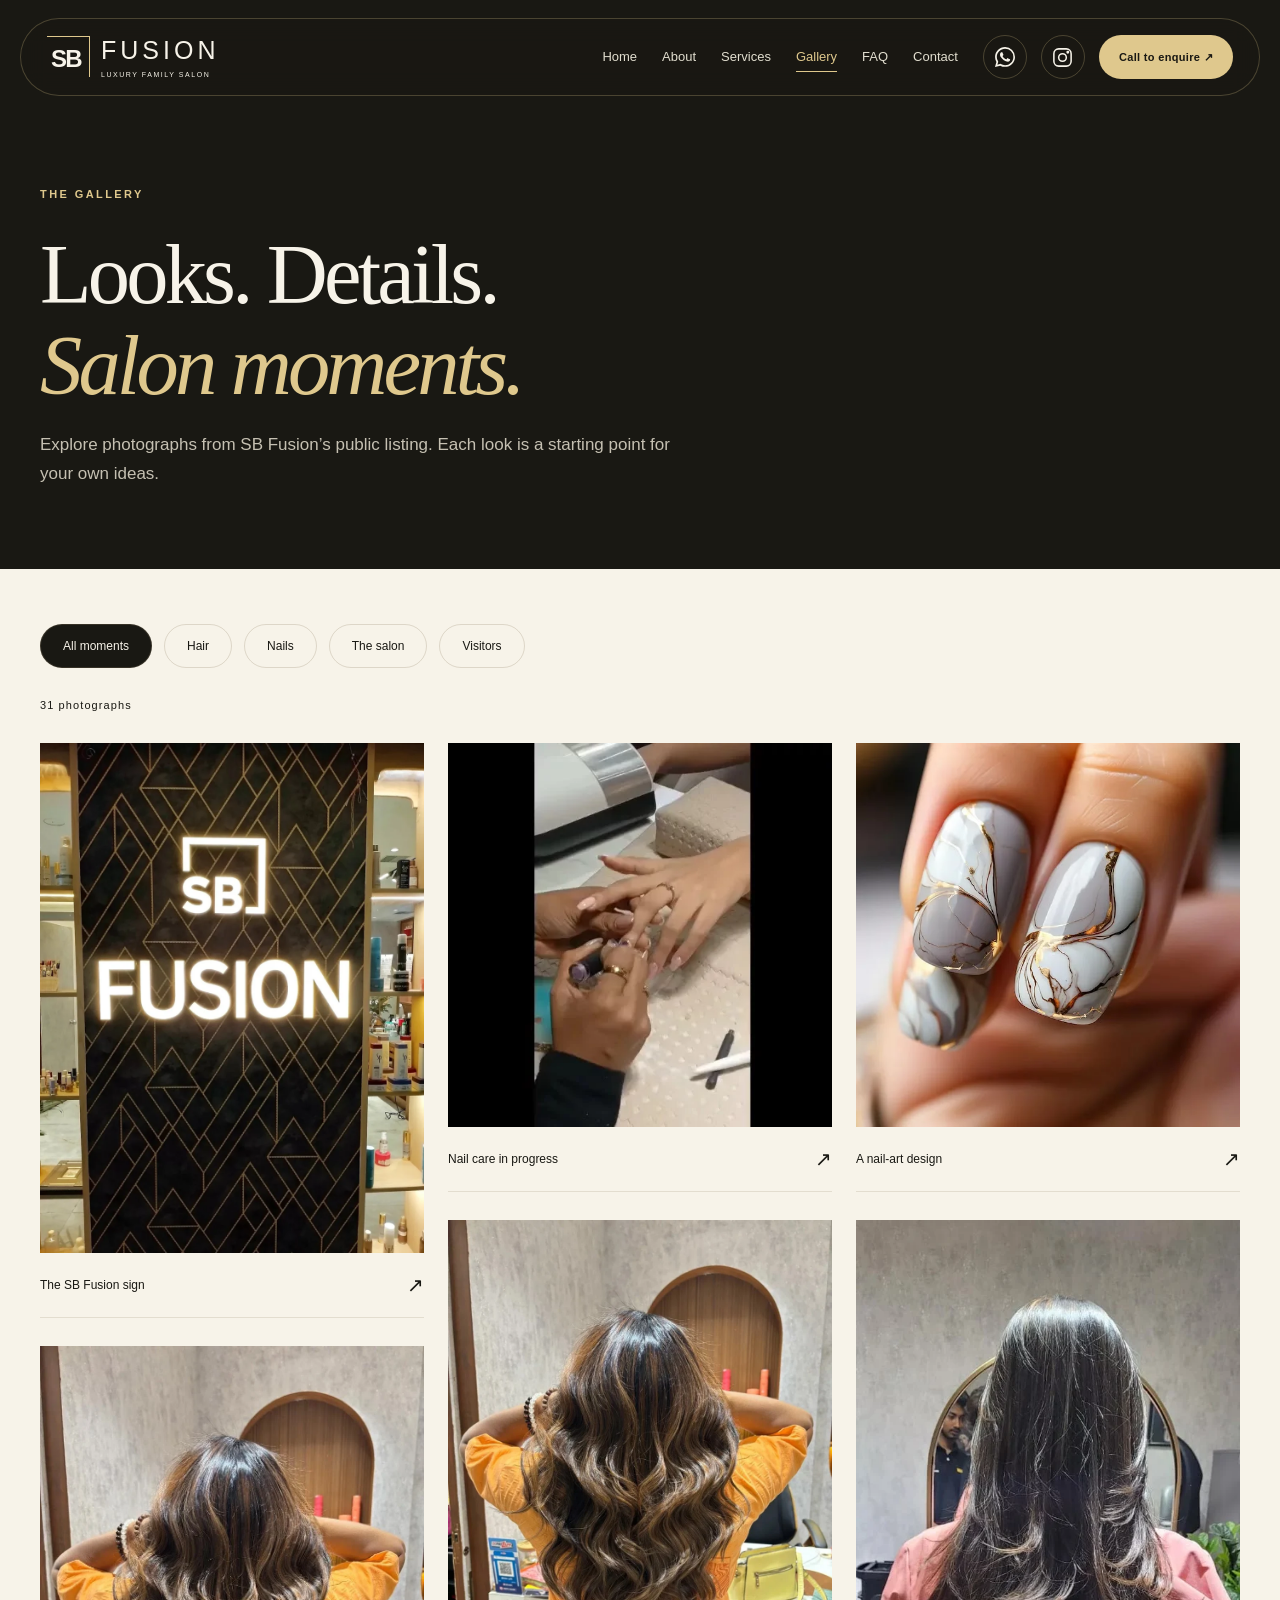
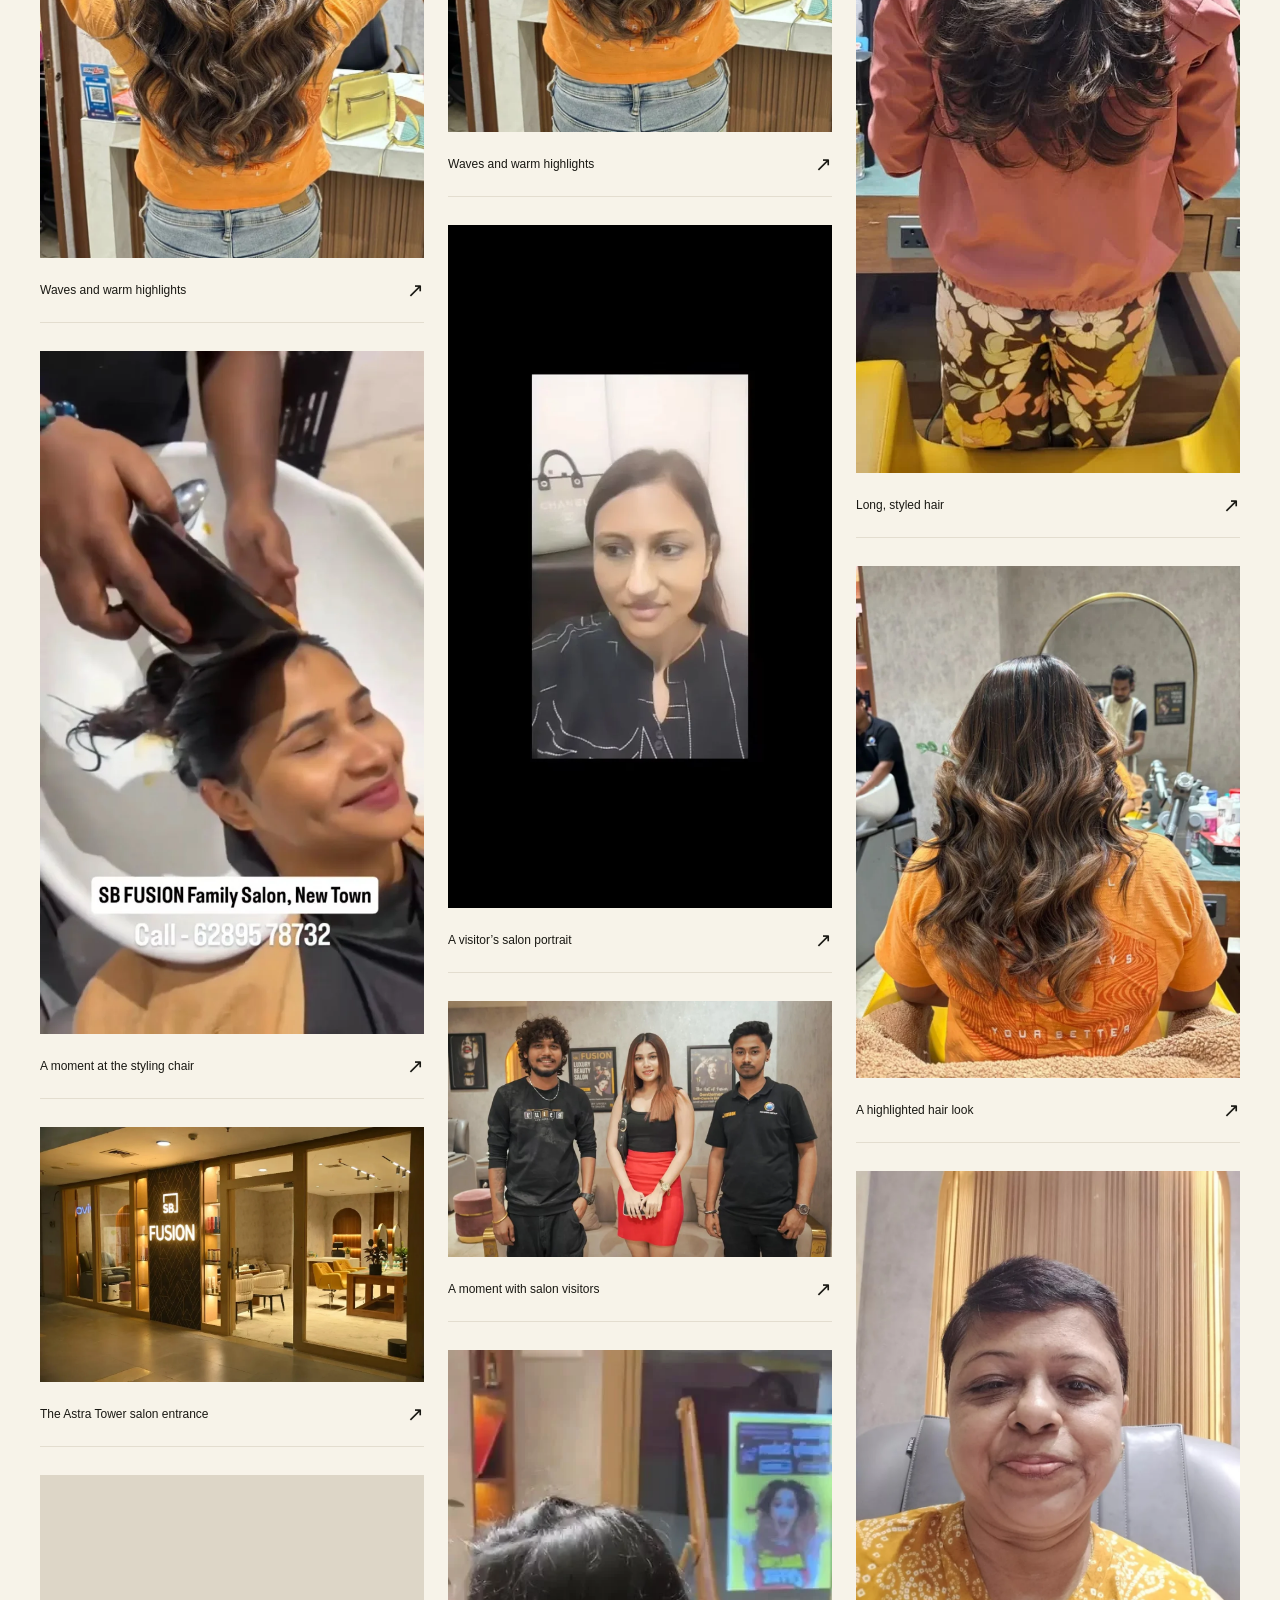
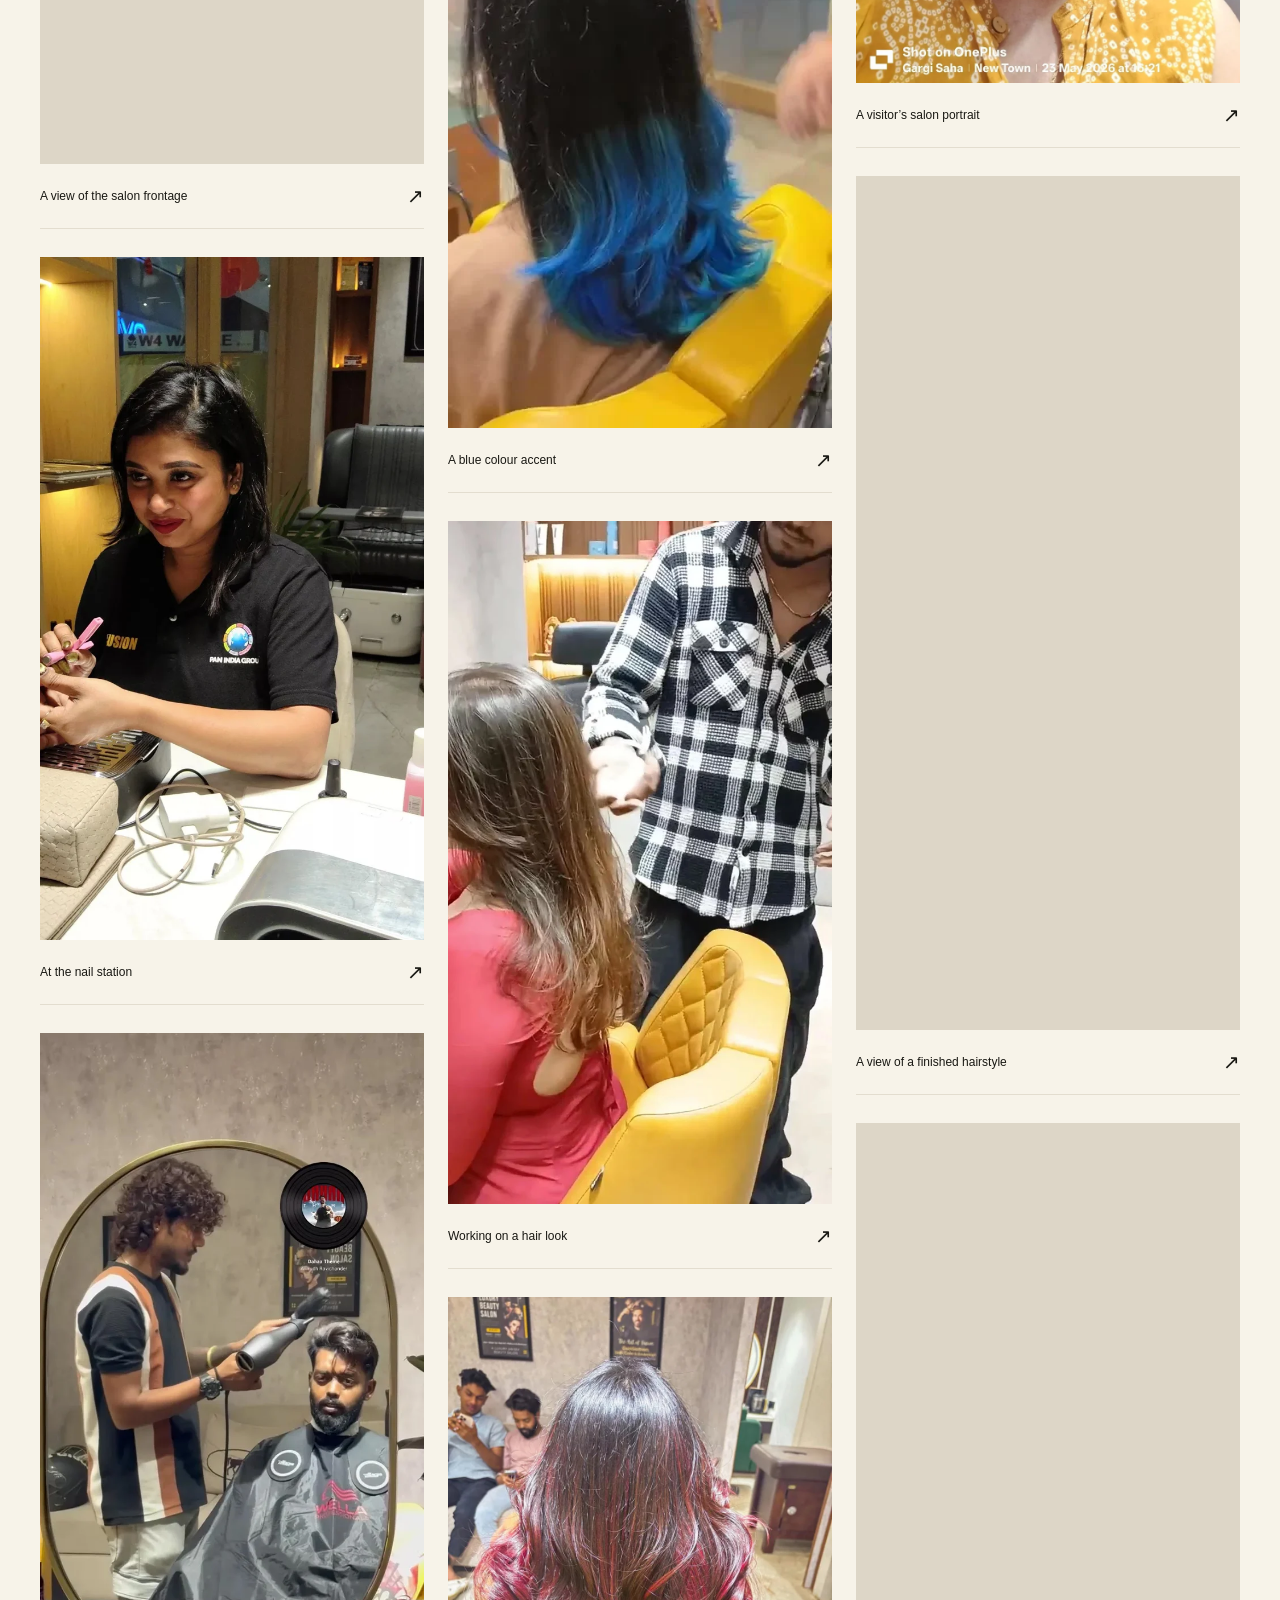
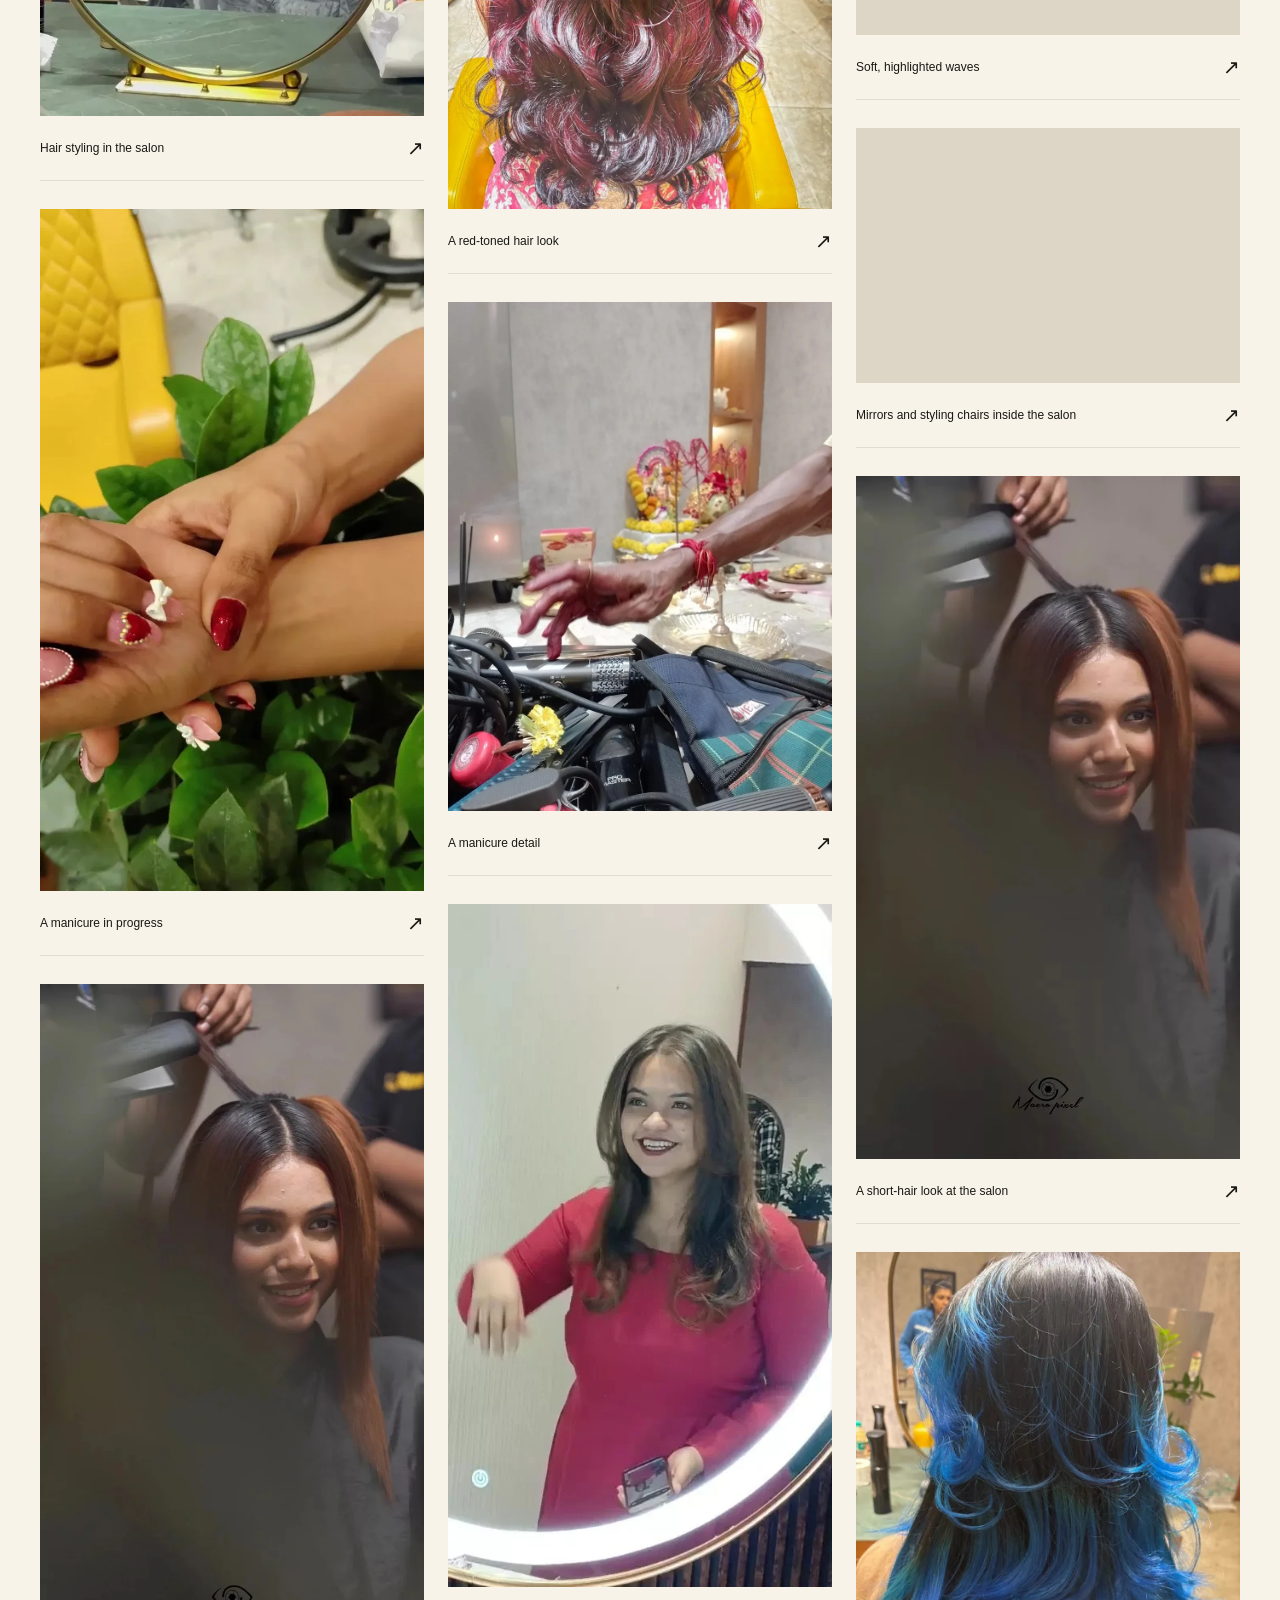
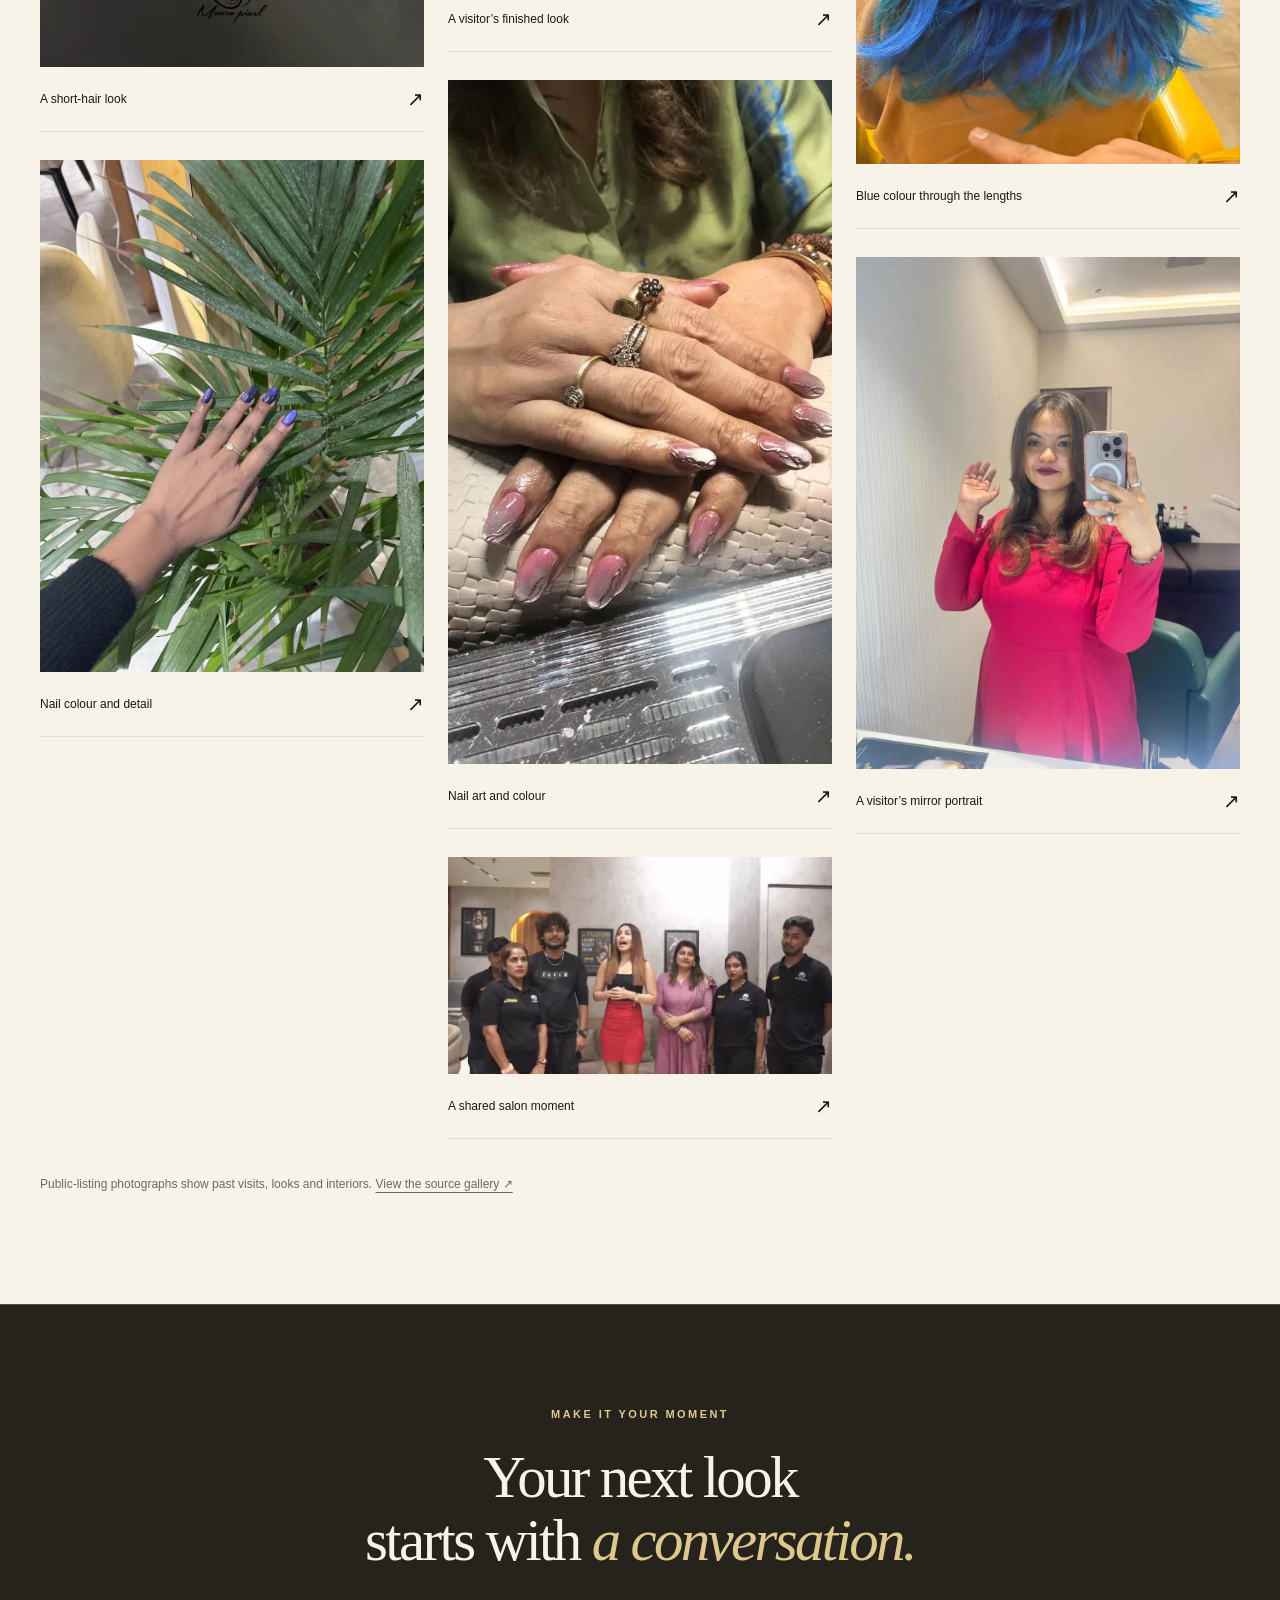
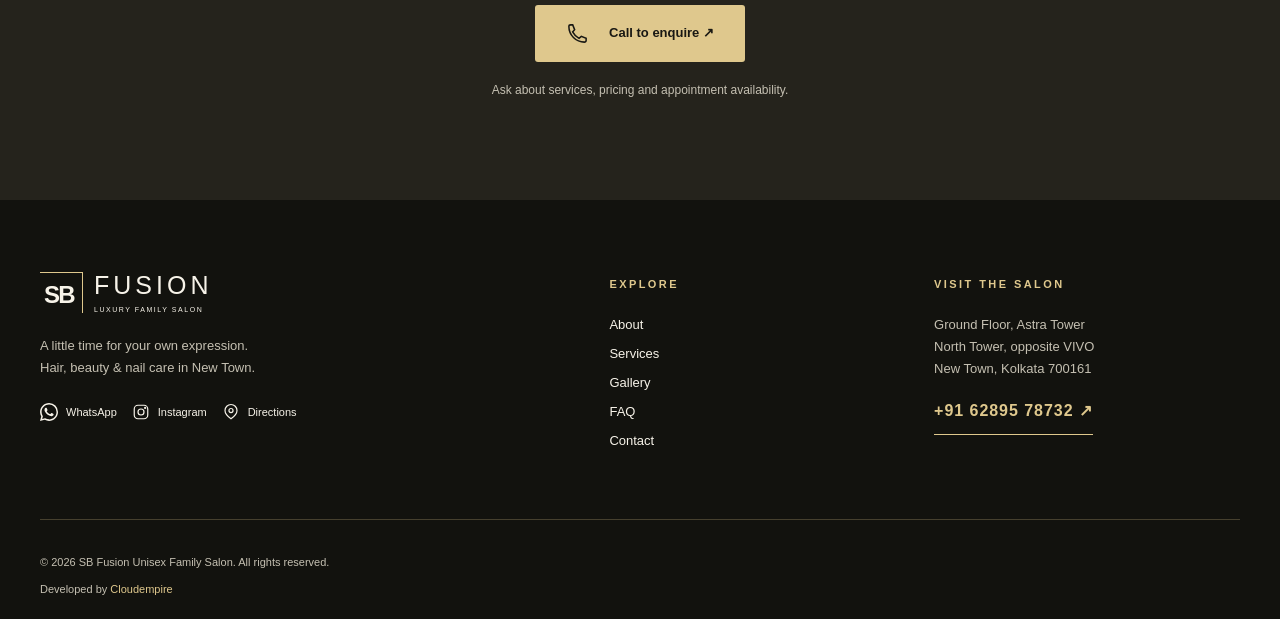
<file: gallery.html>
<!doctype html><html lang="en-IN"><head><meta charset="utf-8"><meta name="viewport" content="width=device-width,initial-scale=1"><meta name="theme-color" content="#191813"><title>Salon Photo Gallery | SB Fusion</title><meta name="description" content="View hair looks, nail details, interiors and salon moments from SB Fusion’s public photo collection."><meta property="og:title" content="Salon Photo Gallery | SB Fusion"><meta property="og:description" content="View hair looks, nail details, interiors and salon moments from SB Fusion’s public photo collection."><meta property="og:type" content="website"><link rel="icon" href="assets/favicon.svg"><link rel="stylesheet" href="styles.css"><script src="app.js" defer></script><script type="application/ld+json">{"@context": "https://schema.org", "@type": "BeautySalon", "name": "SB Fusion Unisex Family Salon", "telephone": "+916289578732", "address": {"@type": "PostalAddress", "streetAddress": "Ground Floor, Astra Tower, North Tower, opposite VIVO service centre", "addressLocality": "New Town, Kolkata", "addressRegion": "West Bengal", "postalCode": "700161", "addressCountry": "IN"}, "geo": {"@type": "GeoCoordinates", "latitude": 22.6213141, "longitude": 88.4648278}, "sameAs": ["https://www.instagram.com/sb.fusion_luxuryfamilysalon/"]}</script></head><body><a class="skip" href="#main">Skip to content</a><header class="header"><a class="brand" href="index.html" aria-label="SB Fusion home"><span class="brand-mark" aria-hidden="true">SB</span><span class="brand-name">FUSION<small>LUXURY FAMILY SALON</small></span></a><nav id="nav" aria-label="Main navigation"><a href="index.html">Home</a><a href="about.html">About</a><a href="services.html">Services</a><a href="gallery.html" aria-current="page">Gallery</a><a href="faq.html">FAQ</a><a href="contact.html">Contact</a></nav><div class="nav-actions"><a class="icon-button whatsapp-top" href="https://wa.me/916289578732" target="_blank" rel="noopener noreferrer" aria-label="Enquire with SB Fusion on WhatsApp"><svg class="icon" viewBox="0 0 24 24" fill="currentColor" aria-hidden="true"><path d="M20.52 3.48A11.91 11.91 0 0 0 12.04 0C5.44 0 .08 5.36.08 11.96c0 2.11.55 4.17 1.6 5.99L0 24l6.24-1.64a11.93 11.93 0 0 0 5.79 1.48h.01C18.63 23.84 24 18.48 24 11.89a11.9 11.9 0 0 0-3.48-8.41ZM12.04 21.82h-.01a9.92 9.92 0 0 1-5.06-1.39l-.36-.21-3.71.97.99-3.61-.23-.37a9.88 9.88 0 0 1-1.52-5.25c0-5.48 4.46-9.94 9.95-9.94a9.88 9.88 0 0 1 7.03 2.92 9.88 9.88 0 0 1 2.91 7.04c0 5.48-4.46 9.94-9.94 9.94Zm5.45-7.44c-.3-.15-1.77-.87-2.04-.97-.27-.1-.47-.15-.67.15-.2.3-.77.97-.94 1.17-.17.2-.35.22-.65.07-.3-.15-1.26-.46-2.4-1.49-.88-.79-1.48-1.77-1.65-2.07-.17-.3-.02-.46.13-.61.13-.13.3-.35.45-.52.15-.17.2-.3.3-.5.1-.2.05-.37-.02-.52-.07-.15-.67-1.62-.92-2.22-.24-.58-.48-.5-.67-.51h-.57c-.2 0-.52.07-.8.37-.27.3-1.04 1.02-1.04 2.49s1.07 2.89 1.22 3.09c.15.2 2.1 3.21 5.09 4.5.71.31 1.27.49 1.7.63.71.23 1.36.2 1.87.12.57-.08 1.77-.72 2.02-1.42.25-.7.25-1.3.17-1.42-.07-.12-.27-.2-.57-.35Z"/></svg></a><a class="icon-button insta" href="https://www.instagram.com/sb.fusion_luxuryfamilysalon/" target="_blank" rel="noopener noreferrer" aria-label="SB Fusion on Instagram"><svg class="icon" viewBox="0 0 24 24" fill="none" stroke="currentColor" stroke-width="1.6" aria-hidden="true"><rect x="3" y="3" width="18" height="18" rx="5"/><circle cx="12" cy="12" r="4"/><circle cx="17.5" cy="6.5" r=".7"/></svg></a><a class="button nav-cta" href="tel:+916289578732">Call to enquire ↗</a><button class="menu" aria-label="Open navigation" aria-expanded="false" aria-controls="nav"><span></span><span></span></button></div></header><main id="main"><section class="page-intro shell"><span class="eyebrow">The gallery</span><h1>Looks. Details.<br><em>Salon moments.</em></h1><p class="lead">Explore photographs from SB Fusion’s public listing. Each look is a starting point for your own ideas.</p></section><section class="section light gallery-section"><div class="shell"><div class="filters" role="group" aria-label="Filter gallery"><button data-filter="all" aria-pressed="true">All moments</button><button data-filter="hair" aria-pressed="false">Hair</button><button data-filter="nails" aria-pressed="false">Nails</button><button data-filter="salon" aria-pressed="false">The salon</button><button data-filter="moments" aria-pressed="false">Visitors</button></div><p class="gallery-count" aria-live="polite">31 photographs</p><div class="gallery-grid"><figure class="gallery-item" data-category="salon"><button class="photo" data-src="assets/photo-01.webp" data-caption="The SB Fusion sign" aria-label="View photo: The SB Fusion sign"><img class="" src="assets/photo-01.webp" srcset="assets/photo-01-thumb.webp 600w, assets/photo-01.webp 1200w" sizes="(max-width: 700px) 92vw, 48vw" alt="The SB Fusion sign" width="904" height="1200" loading="lazy" decoding="async"></button><figcaption>The SB Fusion sign<span>↗</span></figcaption></figure><figure class="gallery-item" data-category="hair"><button class="photo" data-src="assets/photo-02.webp" data-caption="Waves and warm highlights" aria-label="View photo: Waves and warm highlights"><img class="" src="assets/photo-02.webp" srcset="assets/photo-02-thumb.webp 600w, assets/photo-02.webp 1200w" sizes="(max-width: 700px) 92vw, 48vw" alt="Waves and warm highlights" width="800" height="1067" loading="lazy" decoding="async"></button><figcaption>Waves and warm highlights<span>↗</span></figcaption></figure><figure class="gallery-item" data-category="hair"><button class="photo" data-src="assets/photo-03.webp" data-caption="A moment at the styling chair" aria-label="View photo: A moment at the styling chair"><img class="" src="assets/photo-03.webp" srcset="assets/photo-03-thumb.webp 600w, assets/photo-03.webp 1200w" sizes="(max-width: 700px) 92vw, 48vw" alt="A moment at the styling chair" width="675" height="1200" loading="lazy" decoding="async"></button><figcaption>A moment at the styling chair<span>↗</span></figcaption></figure><figure class="gallery-item" data-category="salon"><button class="photo" data-src="assets/photo-04.webp" data-caption="The Astra Tower salon entrance" aria-label="View photo: The Astra Tower salon entrance"><img class="" src="assets/photo-04.webp" srcset="assets/photo-04-thumb.webp 600w, assets/photo-04.webp 1200w" sizes="(max-width: 700px) 92vw, 48vw" alt="The Astra Tower salon entrance" width="1200" height="798" loading="lazy" decoding="async"></button><figcaption>The Astra Tower salon entrance<span>↗</span></figcaption></figure><figure class="gallery-item" data-category="salon"><button class="photo" data-src="assets/photo-05.webp" data-caption="A view of the salon frontage" aria-label="View photo: A view of the salon frontage"><img class="" src="assets/photo-05.webp" srcset="assets/photo-05-thumb.webp 600w, assets/photo-05.webp 1200w" sizes="(max-width: 700px) 92vw, 48vw" alt="A view of the salon frontage" width="1200" height="904" loading="lazy" decoding="async"></button><figcaption>A view of the salon frontage<span>↗</span></figcaption></figure><figure class="gallery-item" data-category="nails"><button class="photo" data-src="assets/photo-06.webp" data-caption="At the nail station" aria-label="View photo: At the nail station"><img class="" src="assets/photo-06.webp" srcset="assets/photo-06-thumb.webp 600w, assets/photo-06.webp 1200w" sizes="(max-width: 700px) 92vw, 48vw" alt="At the nail station" width="675" height="1200" loading="lazy" decoding="async"></button><figcaption>At the nail station<span>↗</span></figcaption></figure><figure class="gallery-item" data-category="hair"><button class="photo" data-src="assets/photo-07.webp" data-caption="Hair styling in the salon" aria-label="View photo: Hair styling in the salon"><img class="" src="assets/photo-07.webp" srcset="assets/photo-07-thumb.webp 600w, assets/photo-07.webp 1200w" sizes="(max-width: 700px) 92vw, 48vw" alt="Hair styling in the salon" width="675" height="1200" loading="lazy" decoding="async"></button><figcaption>Hair styling in the salon<span>↗</span></figcaption></figure><figure class="gallery-item" data-category="nails"><button class="photo" data-src="assets/photo-08.webp" data-caption="A manicure in progress" aria-label="View photo: A manicure in progress"><img class="" src="assets/photo-08.webp" srcset="assets/photo-08-thumb.webp 600w, assets/photo-08.webp 1200w" sizes="(max-width: 700px) 92vw, 48vw" alt="A manicure in progress" width="675" height="1200" loading="lazy" decoding="async"></button><figcaption>A manicure in progress<span>↗</span></figcaption></figure><figure class="gallery-item" data-category="hair"><button class="photo" data-src="assets/photo-09.webp" data-caption="A short-hair look" aria-label="View photo: A short-hair look"><img class="" src="assets/photo-09.webp" srcset="assets/photo-09-thumb.webp 600w, assets/photo-09.webp 1200w" sizes="(max-width: 700px) 92vw, 48vw" alt="A short-hair look" width="675" height="1200" loading="lazy" decoding="async"></button><figcaption>A short-hair look<span>↗</span></figcaption></figure><figure class="gallery-item" data-category="nails"><button class="photo" data-src="assets/photo-10.webp" data-caption="Nail colour and detail" aria-label="View photo: Nail colour and detail"><img class="" src="assets/photo-10.webp" srcset="assets/photo-10-thumb.webp 600w, assets/photo-10.webp 1200w" sizes="(max-width: 700px) 92vw, 48vw" alt="Nail colour and detail" width="900" height="1200" loading="lazy" decoding="async"></button><figcaption>Nail colour and detail<span>↗</span></figcaption></figure><figure class="gallery-item" data-category="nails"><button class="photo" data-src="assets/photo-11.webp" data-caption="Nail care in progress" aria-label="View photo: Nail care in progress"><img class="" src="assets/photo-11.webp" srcset="assets/photo-11-thumb.webp 600w, assets/photo-11.webp 1200w" sizes="(max-width: 700px) 92vw, 48vw" alt="Nail care in progress" width="480" height="480" loading="lazy" decoding="async"></button><figcaption>Nail care in progress<span>↗</span></figcaption></figure><figure class="gallery-item" data-category="hair"><button class="photo" data-src="assets/photo-12.webp" data-caption="Waves and warm highlights" aria-label="View photo: Waves and warm highlights"><img class="" src="assets/photo-12.webp" srcset="assets/photo-12-thumb.webp 600w, assets/photo-12.webp 1200w" sizes="(max-width: 700px) 92vw, 48vw" alt="Waves and warm highlights" width="900" height="1200" loading="lazy" decoding="async"></button><figcaption>Waves and warm highlights<span>↗</span></figcaption></figure><figure class="gallery-item" data-category="moments"><button class="photo" data-src="assets/photo-13.webp" data-caption="A visitor’s salon portrait" aria-label="View photo: A visitor’s salon portrait"><img class="" src="assets/photo-13.webp" srcset="assets/photo-13-thumb.webp 600w, assets/photo-13.webp 1200w" sizes="(max-width: 700px) 92vw, 48vw" alt="A visitor’s salon portrait" width="675" height="1200" loading="lazy" decoding="async"></button><figcaption>A visitor’s salon portrait<span>↗</span></figcaption></figure><figure class="gallery-item" data-category="moments"><button class="photo" data-src="assets/photo-14.webp" data-caption="A moment with salon visitors" aria-label="View photo: A moment with salon visitors"><img class="" src="assets/photo-14.webp" srcset="assets/photo-14-thumb.webp 600w, assets/photo-14.webp 1200w" sizes="(max-width: 700px) 92vw, 48vw" alt="A moment with salon visitors" width="1200" height="800" loading="lazy" decoding="async"></button><figcaption>A moment with salon visitors<span>↗</span></figcaption></figure><figure class="gallery-item" data-category="hair"><button class="photo" data-src="assets/photo-15.webp" data-caption="A blue colour accent" aria-label="View photo: A blue colour accent"><img class="" src="assets/photo-15.webp" srcset="assets/photo-15-thumb.webp 600w, assets/photo-15.webp 1200w" sizes="(max-width: 700px) 92vw, 48vw" alt="A blue colour accent" width="480" height="848" loading="lazy" decoding="async"></button><figcaption>A blue colour accent<span>↗</span></figcaption></figure><figure class="gallery-item" data-category="hair"><button class="photo" data-src="assets/photo-16.webp" data-caption="Working on a hair look" aria-label="View photo: Working on a hair look"><img class="" src="assets/photo-16.webp" srcset="assets/photo-16-thumb.webp 600w, assets/photo-16.webp 1200w" sizes="(max-width: 700px) 92vw, 48vw" alt="Working on a hair look" width="675" height="1200" loading="lazy" decoding="async"></button><figcaption>Working on a hair look<span>↗</span></figcaption></figure><figure class="gallery-item" data-category="hair"><button class="photo" data-src="assets/photo-17.webp" data-caption="A red-toned hair look" aria-label="View photo: A red-toned hair look"><img class="" src="assets/photo-17.webp" srcset="assets/photo-17-thumb.webp 600w, assets/photo-17.webp 1200w" sizes="(max-width: 700px) 92vw, 48vw" alt="A red-toned hair look" width="900" height="1200" loading="lazy" decoding="async"></button><figcaption>A red-toned hair look<span>↗</span></figcaption></figure><figure class="gallery-item" data-category="nails"><button class="photo" data-src="assets/photo-18.webp" data-caption="A manicure detail" aria-label="View photo: A manicure detail"><img class="" src="assets/photo-18.webp" srcset="assets/photo-18-thumb.webp 600w, assets/photo-18.webp 1200w" sizes="(max-width: 700px) 92vw, 48vw" alt="A manicure detail" width="904" height="1200" loading="lazy" decoding="async"></button><figcaption>A manicure detail<span>↗</span></figcaption></figure><figure class="gallery-item" data-category="moments"><button class="photo" data-src="assets/photo-19.webp" data-caption="A visitor’s finished look" aria-label="View photo: A visitor’s finished look"><img class="" src="assets/photo-19.webp" srcset="assets/photo-19-thumb.webp 600w, assets/photo-19.webp 1200w" sizes="(max-width: 700px) 92vw, 48vw" alt="A visitor’s finished look" width="478" height="850" loading="lazy" decoding="async"></button><figcaption>A visitor’s finished look<span>↗</span></figcaption></figure><figure class="gallery-item" data-category="nails"><button class="photo" data-src="assets/photo-20.webp" data-caption="Nail art and colour" aria-label="View photo: Nail art and colour"><img class="" src="assets/photo-20.webp" srcset="assets/photo-20-thumb.webp 600w, assets/photo-20.webp 1200w" sizes="(max-width: 700px) 92vw, 48vw" alt="Nail art and colour" width="584" height="1040" loading="lazy" decoding="async"></button><figcaption>Nail art and colour<span>↗</span></figcaption></figure><figure class="gallery-item" data-category="moments"><button class="photo" data-src="assets/photo-21.webp" data-caption="A shared salon moment" aria-label="View photo: A shared salon moment"><img class="" src="assets/photo-21.webp" srcset="assets/photo-21-thumb.webp 600w, assets/photo-21.webp 1200w" sizes="(max-width: 700px) 92vw, 48vw" alt="A shared salon moment" width="848" height="478" loading="lazy" decoding="async"></button><figcaption>A shared salon moment<span>↗</span></figcaption></figure><figure class="gallery-item" data-category="nails"><button class="photo" data-src="assets/photo-22.webp" data-caption="A nail-art design" aria-label="View photo: A nail-art design"><img class="" src="assets/photo-22.webp" srcset="assets/photo-22-thumb.webp 600w, assets/photo-22.webp 1200w" sizes="(max-width: 700px) 92vw, 48vw" alt="A nail-art design" width="626" height="626" loading="lazy" decoding="async"></button><figcaption>A nail-art design<span>↗</span></figcaption></figure><figure class="gallery-item" data-category="hair"><button class="photo" data-src="assets/photo-23.webp" data-caption="Long, styled hair" aria-label="View photo: Long, styled hair"><img class="" src="assets/photo-23.webp" srcset="assets/photo-23-thumb.webp 600w, assets/photo-23.webp 1200w" sizes="(max-width: 700px) 92vw, 48vw" alt="Long, styled hair" width="540" height="1200" loading="lazy" decoding="async"></button><figcaption>Long, styled hair<span>↗</span></figcaption></figure><figure class="gallery-item" data-category="hair"><button class="photo" data-src="assets/photo-24.webp" data-caption="A highlighted hair look" aria-label="View photo: A highlighted hair look"><img class="" src="assets/photo-24.webp" srcset="assets/photo-24-thumb.webp 600w, assets/photo-24.webp 1200w" sizes="(max-width: 700px) 92vw, 48vw" alt="A highlighted hair look" width="900" height="1200" loading="lazy" decoding="async"></button><figcaption>A highlighted hair look<span>↗</span></figcaption></figure><figure class="gallery-item" data-category="moments"><button class="photo" data-src="assets/photo-25.webp" data-caption="A visitor’s salon portrait" aria-label="View photo: A visitor’s salon portrait"><img class="" src="assets/photo-25.webp" srcset="assets/photo-25-thumb.webp 600w, assets/photo-25.webp 1200w" sizes="(max-width: 700px) 92vw, 48vw" alt="A visitor’s salon portrait" width="900" height="1200" loading="lazy" decoding="async"></button><figcaption>A visitor’s salon portrait<span>↗</span></figcaption></figure><figure class="gallery-item" data-category="hair"><button class="photo" data-src="assets/photo-26.webp" data-caption="A view of a finished hairstyle" aria-label="View photo: A view of a finished hairstyle"><img class="" src="assets/photo-26.webp" srcset="assets/photo-26-thumb.webp 600w, assets/photo-26.webp 1200w" sizes="(max-width: 700px) 92vw, 48vw" alt="A view of a finished hairstyle" width="540" height="1200" loading="lazy" decoding="async"></button><figcaption>A view of a finished hairstyle<span>↗</span></figcaption></figure><figure class="gallery-item" data-category="hair"><button class="photo" data-src="assets/photo-27.webp" data-caption="Soft, highlighted waves" aria-label="View photo: Soft, highlighted waves"><img class="" src="assets/photo-27.webp" srcset="assets/photo-27-thumb.webp 600w, assets/photo-27.webp 1200w" sizes="(max-width: 700px) 92vw, 48vw" alt="Soft, highlighted waves" width="900" height="1200" loading="lazy" decoding="async"></button><figcaption>Soft, highlighted waves<span>↗</span></figcaption></figure><figure class="gallery-item" data-category="salon"><button class="photo" data-src="assets/photo-28.webp" data-caption="Mirrors and styling chairs inside the salon" aria-label="View photo: Mirrors and styling chairs inside the salon"><img class="" src="assets/photo-28.webp" srcset="assets/photo-28-thumb.webp 600w, assets/photo-28.webp 1200w" sizes="(max-width: 700px) 92vw, 48vw" alt="Mirrors and styling chairs inside the salon" width="1200" height="798" loading="lazy" decoding="async"></button><figcaption>Mirrors and styling chairs inside the salon<span>↗</span></figcaption></figure><figure class="gallery-item" data-category="hair"><button class="photo" data-src="assets/photo-29.webp" data-caption="A short-hair look at the salon" aria-label="View photo: A short-hair look at the salon"><img class="" src="assets/photo-29.webp" srcset="assets/photo-29-thumb.webp 600w, assets/photo-29.webp 1200w" sizes="(max-width: 700px) 92vw, 48vw" alt="A short-hair look at the salon" width="675" height="1200" loading="lazy" decoding="async"></button><figcaption>A short-hair look at the salon<span>↗</span></figcaption></figure><figure class="gallery-item" data-category="hair"><button class="photo" data-src="assets/photo-30.webp" data-caption="Blue colour through the lengths" aria-label="View photo: Blue colour through the lengths"><img class="" src="assets/photo-30.webp" srcset="assets/photo-30-thumb.webp 600w, assets/photo-30.webp 1200w" sizes="(max-width: 700px) 92vw, 48vw" alt="Blue colour through the lengths" width="900" height="1200" loading="lazy" decoding="async"></button><figcaption>Blue colour through the lengths<span>↗</span></figcaption></figure><figure class="gallery-item" data-category="moments"><button class="photo" data-src="assets/photo-31.webp" data-caption="A visitor’s mirror portrait" aria-label="View photo: A visitor’s mirror portrait"><img class="" src="assets/photo-31.webp" srcset="assets/photo-31-thumb.webp 600w, assets/photo-31.webp 1200w" sizes="(max-width: 700px) 92vw, 48vw" alt="A visitor’s mirror portrait" width="900" height="1200" loading="lazy" decoding="async"></button><figcaption>A visitor’s mirror portrait<span>↗</span></figcaption></figure></div><p class="small-note">Public-listing photographs show past visits, looks and interiors. <a class="" href="https://magicpin.in/Kolkata/Rekjuani/Restaurant/Sb-Fusion-Unisex-Family-Salon/store/27a4132/photos" target="_blank" rel="noopener noreferrer">View the source gallery ↗</a></p></div></section><section class="cta"><div class="shell"><span class="eyebrow">Make it your moment</span><h2>Your next look<br>starts with <em>a conversation.</em></h2><a class="button" href="tel:+916289578732"><svg class="icon" viewBox="0 0 24 24" fill="none" stroke="currentColor" stroke-width="1.6" aria-hidden="true"><path d="M7 3H4.8A1.8 1.8 0 0 0 3 4.8C3 13.7 10.3 21 19.2 21A1.8 1.8 0 0 0 21 19.2V17l-5-2-2.4 2.1a16 16 0 0 1-6.7-6.7L9 8z"/></svg> Call to enquire ↗</a><p>Ask about services, pricing and appointment availability.</p></div></section></main><footer><div class="shell footer-grid"><div><a class="brand" href="index.html"><span class="brand-mark" aria-hidden="true">SB</span><span class="brand-name">FUSION<small>LUXURY FAMILY SALON</small></span></a><p>A little time for your own expression.<br>Hair, beauty & nail care in New Town.</p><div class="socials"><a href="https://wa.me/916289578732" target="_blank" rel="noopener noreferrer"><svg class="icon" viewBox="0 0 24 24" fill="currentColor" aria-hidden="true"><path d="M20.52 3.48A11.91 11.91 0 0 0 12.04 0C5.44 0 .08 5.36.08 11.96c0 2.11.55 4.17 1.6 5.99L0 24l6.24-1.64a11.93 11.93 0 0 0 5.79 1.48h.01C18.63 23.84 24 18.48 24 11.89a11.9 11.9 0 0 0-3.48-8.41ZM12.04 21.82h-.01a9.92 9.92 0 0 1-5.06-1.39l-.36-.21-3.71.97.99-3.61-.23-.37a9.88 9.88 0 0 1-1.52-5.25c0-5.48 4.46-9.94 9.95-9.94a9.88 9.88 0 0 1 7.03 2.92 9.88 9.88 0 0 1 2.91 7.04c0 5.48-4.46 9.94-9.94 9.94Zm5.45-7.44c-.3-.15-1.77-.87-2.04-.97-.27-.1-.47-.15-.67.15-.2.3-.77.97-.94 1.17-.17.2-.35.22-.65.07-.3-.15-1.26-.46-2.4-1.49-.88-.79-1.48-1.77-1.65-2.07-.17-.3-.02-.46.13-.61.13-.13.3-.35.45-.52.15-.17.2-.3.3-.5.1-.2.05-.37-.02-.52-.07-.15-.67-1.62-.92-2.22-.24-.58-.48-.5-.67-.51h-.57c-.2 0-.52.07-.8.37-.27.3-1.04 1.02-1.04 2.49s1.07 2.89 1.22 3.09c.15.2 2.1 3.21 5.09 4.5.71.31 1.27.49 1.7.63.71.23 1.36.2 1.87.12.57-.08 1.77-.72 2.02-1.42.25-.7.25-1.3.17-1.42-.07-.12-.27-.2-.57-.35Z"/></svg><span>WhatsApp</span></a><a class="" href="https://www.instagram.com/sb.fusion_luxuryfamilysalon/" target="_blank" rel="noopener noreferrer"><svg class="icon" viewBox="0 0 24 24" fill="none" stroke="currentColor" stroke-width="1.6" aria-hidden="true"><rect x="3" y="3" width="18" height="18" rx="5"/><circle cx="12" cy="12" r="4"/><circle cx="17.5" cy="6.5" r=".7"/></svg><span>Instagram</span></a><a class="" href="https://www.google.com/maps?q=22.6213141,88.4648278" target="_blank" rel="noopener noreferrer"><svg class="icon" viewBox="0 0 24 24" fill="none" stroke="currentColor" stroke-width="1.6" aria-hidden="true"><path d="M20 10c0 5.5-8 11-8 11S4 15.5 4 10a8 8 0 1 1 16 0Z"/><circle cx="12" cy="10" r="2.7"/></svg><span>Directions</span></a></div></div><div><span class="eyebrow">Explore</span><a href="about.html">About</a><a href="services.html">Services</a><a href="gallery.html">Gallery</a><a href="faq.html">FAQ</a><a href="contact.html">Contact</a></div><div><span class="eyebrow">Visit the salon</span><p>Ground Floor, Astra Tower<br>North Tower, opposite VIVO<br>New Town, Kolkata 700161</p><a class="text-link" href="tel:+916289578732">+91 62895 78732 ↗</a></div></div><div class="shell footer-bottom"><p>© 2026 SB Fusion Unisex Family Salon. All rights reserved.</p><p>Developed by <a class="" href="https://cloudempire.tech/" target="_blank" rel="noopener noreferrer">Cloudempire</a></p></div></footer><a class="mobile-call" href="https://wa.me/916289578732" target="_blank" rel="noopener noreferrer" aria-label="Enquire with SB Fusion on WhatsApp"><svg class="icon" viewBox="0 0 24 24" fill="currentColor" aria-hidden="true"><path d="M20.52 3.48A11.91 11.91 0 0 0 12.04 0C5.44 0 .08 5.36.08 11.96c0 2.11.55 4.17 1.6 5.99L0 24l6.24-1.64a11.93 11.93 0 0 0 5.79 1.48h.01C18.63 23.84 24 18.48 24 11.89a11.9 11.9 0 0 0-3.48-8.41ZM12.04 21.82h-.01a9.92 9.92 0 0 1-5.06-1.39l-.36-.21-3.71.97.99-3.61-.23-.37a9.88 9.88 0 0 1-1.52-5.25c0-5.48 4.46-9.94 9.95-9.94a9.88 9.88 0 0 1 7.03 2.92 9.88 9.88 0 0 1 2.91 7.04c0 5.48-4.46 9.94-9.94 9.94Zm5.45-7.44c-.3-.15-1.77-.87-2.04-.97-.27-.1-.47-.15-.67.15-.2.3-.77.97-.94 1.17-.17.2-.35.22-.65.07-.3-.15-1.26-.46-2.4-1.49-.88-.79-1.48-1.77-1.65-2.07-.17-.3-.02-.46.13-.61.13-.13.3-.35.45-.52.15-.17.2-.3.3-.5.1-.2.05-.37-.02-.52-.07-.15-.67-1.62-.92-2.22-.24-.58-.48-.5-.67-.51h-.57c-.2 0-.52.07-.8.37-.27.3-1.04 1.02-1.04 2.49s1.07 2.89 1.22 3.09c.15.2 2.1 3.21 5.09 4.5.71.31 1.27.49 1.7.63.71.23 1.36.2 1.87.12.57-.08 1.77-.72 2.02-1.42.25-.7.25-1.3.17-1.42-.07-.12-.27-.2-.57-.35Z"/></svg></a><dialog id="lightbox" aria-label="Gallery photo"><button class="close" aria-label="Close photo">×</button><button class="photo-prev" aria-label="Previous photo">←</button><figure><img alt=""><figcaption></figcaption></figure><button class="photo-next" aria-label="Next photo">→</button></dialog></body></html>
</file>
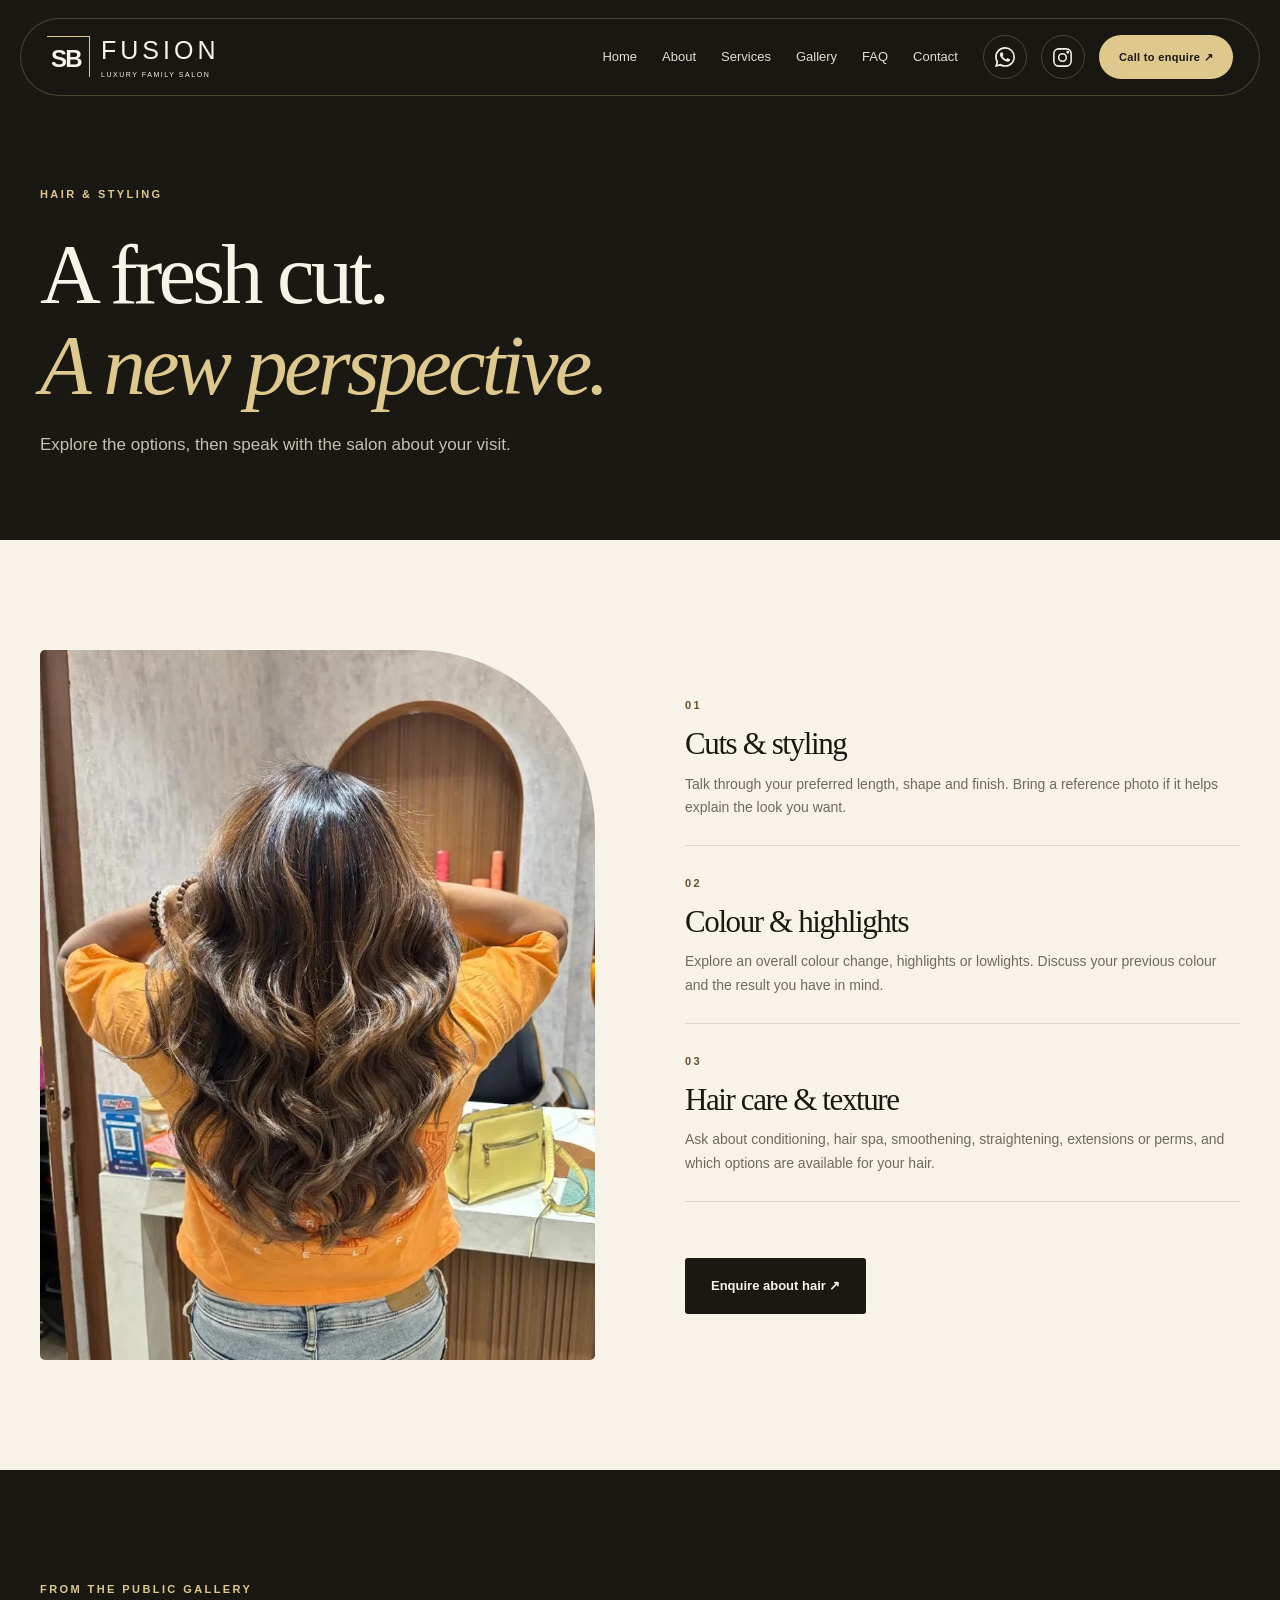
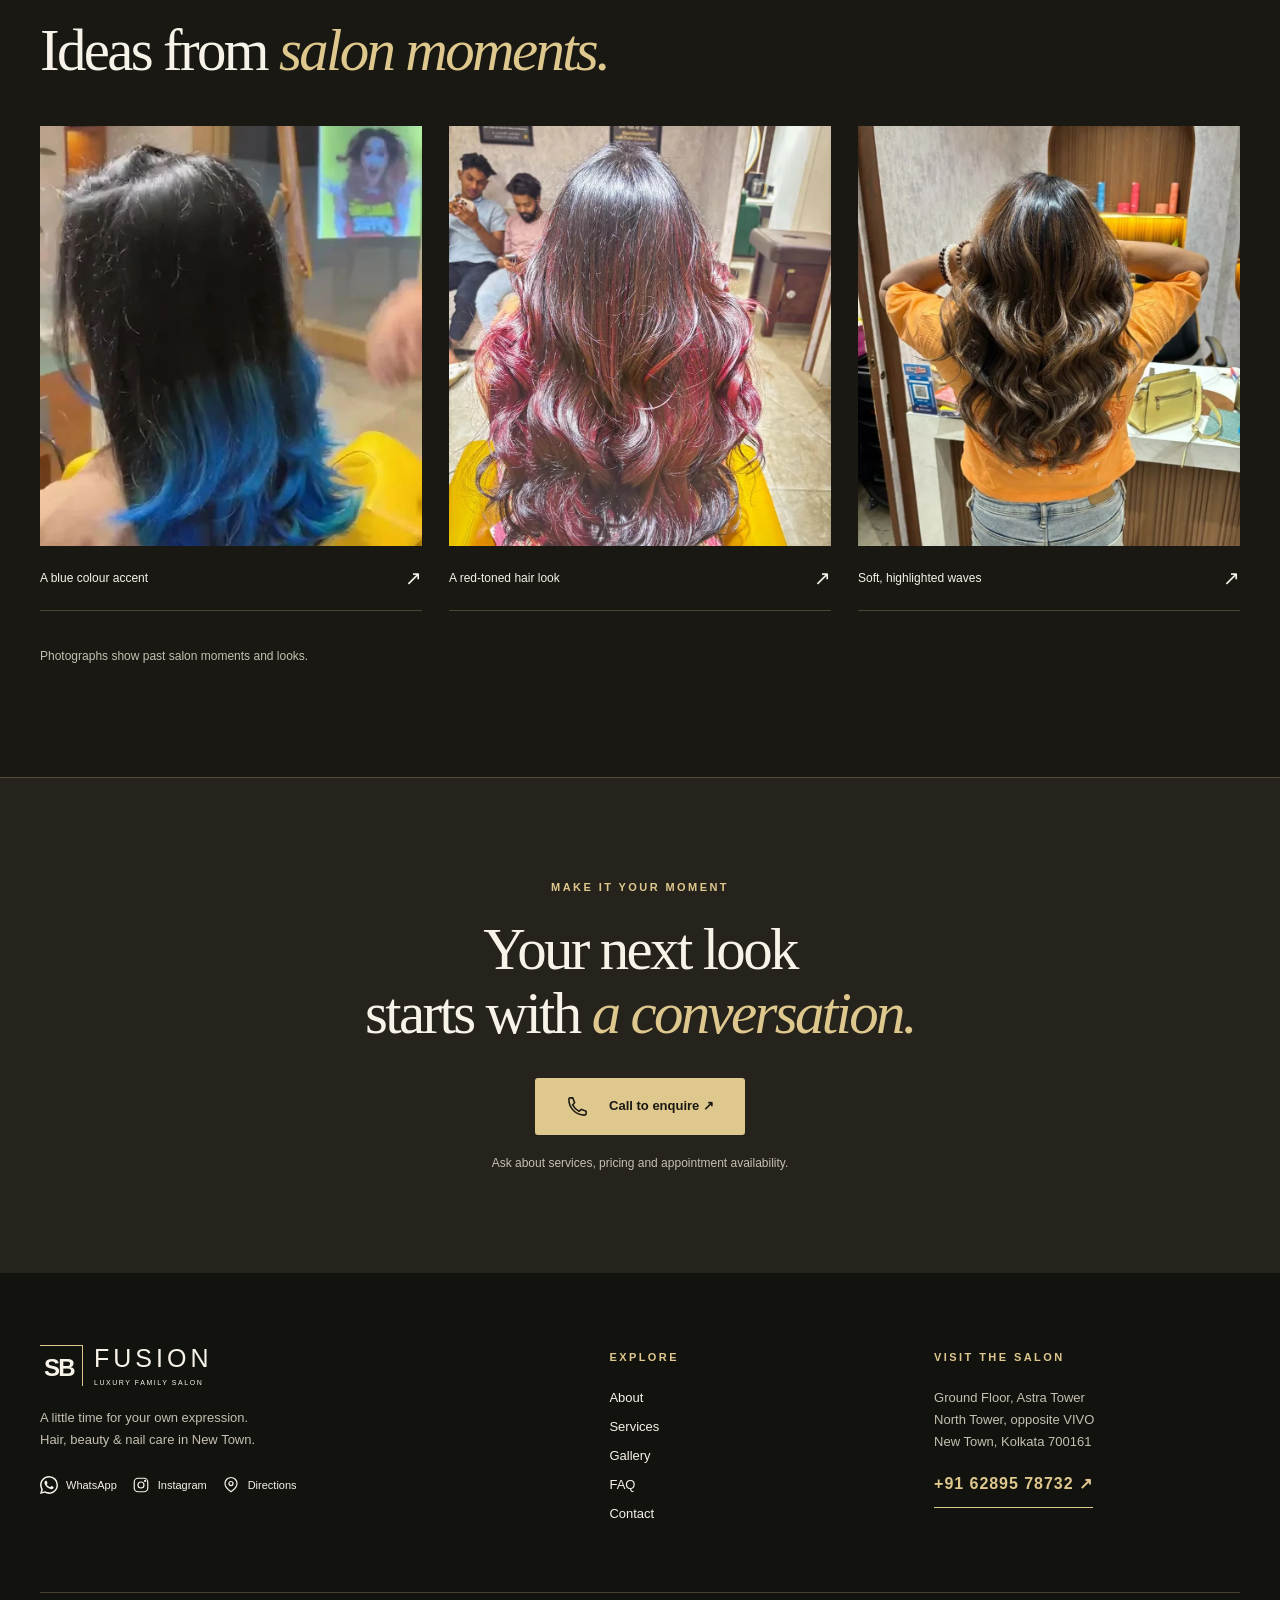
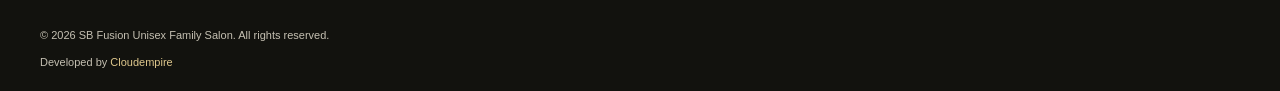
<file: hair.html>
<!doctype html><html lang="en-IN"><head><meta charset="utf-8"><meta name="viewport" content="width=device-width,initial-scale=1"><meta name="theme-color" content="#191813"><title>Hair Cuts, Colour &amp; Styling | SB Fusion</title><meta name="description" content="Explore cuts, styling, colour and hair care at SB Fusion, New Town. Discuss your preferred look and enquire about availability."><meta property="og:title" content="Hair Cuts, Colour &amp; Styling | SB Fusion"><meta property="og:description" content="Explore cuts, styling, colour and hair care at SB Fusion, New Town. Discuss your preferred look and enquire about availability."><meta property="og:type" content="website"><link rel="icon" href="assets/favicon.svg"><link rel="stylesheet" href="styles.css"><script src="app.js" defer></script><script type="application/ld+json">{"@context": "https://schema.org", "@type": "BeautySalon", "name": "SB Fusion Unisex Family Salon", "telephone": "+916289578732", "address": {"@type": "PostalAddress", "streetAddress": "Ground Floor, Astra Tower, North Tower, opposite VIVO service centre", "addressLocality": "New Town, Kolkata", "addressRegion": "West Bengal", "postalCode": "700161", "addressCountry": "IN"}, "geo": {"@type": "GeoCoordinates", "latitude": 22.6213141, "longitude": 88.4648278}, "sameAs": ["https://www.instagram.com/sb.fusion_luxuryfamilysalon/"]}</script></head><body><a class="skip" href="#main">Skip to content</a><header class="header"><a class="brand" href="index.html" aria-label="SB Fusion home"><span class="brand-mark" aria-hidden="true">SB</span><span class="brand-name">FUSION<small>LUXURY FAMILY SALON</small></span></a><nav id="nav" aria-label="Main navigation"><a href="index.html">Home</a><a href="about.html">About</a><a href="services.html">Services</a><a href="gallery.html">Gallery</a><a href="faq.html">FAQ</a><a href="contact.html">Contact</a></nav><div class="nav-actions"><a class="icon-button whatsapp-top" href="https://wa.me/916289578732" target="_blank" rel="noopener noreferrer" aria-label="Enquire with SB Fusion on WhatsApp"><svg class="icon" viewBox="0 0 24 24" fill="currentColor" aria-hidden="true"><path d="M20.52 3.48A11.91 11.91 0 0 0 12.04 0C5.44 0 .08 5.36.08 11.96c0 2.11.55 4.17 1.6 5.99L0 24l6.24-1.64a11.93 11.93 0 0 0 5.79 1.48h.01C18.63 23.84 24 18.48 24 11.89a11.9 11.9 0 0 0-3.48-8.41ZM12.04 21.82h-.01a9.92 9.92 0 0 1-5.06-1.39l-.36-.21-3.71.97.99-3.61-.23-.37a9.88 9.88 0 0 1-1.52-5.25c0-5.48 4.46-9.94 9.95-9.94a9.88 9.88 0 0 1 7.03 2.92 9.88 9.88 0 0 1 2.91 7.04c0 5.48-4.46 9.94-9.94 9.94Zm5.45-7.44c-.3-.15-1.77-.87-2.04-.97-.27-.1-.47-.15-.67.15-.2.3-.77.97-.94 1.17-.17.2-.35.22-.65.07-.3-.15-1.26-.46-2.4-1.49-.88-.79-1.48-1.77-1.65-2.07-.17-.3-.02-.46.13-.61.13-.13.3-.35.45-.52.15-.17.2-.3.3-.5.1-.2.05-.37-.02-.52-.07-.15-.67-1.62-.92-2.22-.24-.58-.48-.5-.67-.51h-.57c-.2 0-.52.07-.8.37-.27.3-1.04 1.02-1.04 2.49s1.07 2.89 1.22 3.09c.15.2 2.1 3.21 5.09 4.5.71.31 1.27.49 1.7.63.71.23 1.36.2 1.87.12.57-.08 1.77-.72 2.02-1.42.25-.7.25-1.3.17-1.42-.07-.12-.27-.2-.57-.35Z"/></svg></a><a class="icon-button insta" href="https://www.instagram.com/sb.fusion_luxuryfamilysalon/" target="_blank" rel="noopener noreferrer" aria-label="SB Fusion on Instagram"><svg class="icon" viewBox="0 0 24 24" fill="none" stroke="currentColor" stroke-width="1.6" aria-hidden="true"><rect x="3" y="3" width="18" height="18" rx="5"/><circle cx="12" cy="12" r="4"/><circle cx="17.5" cy="6.5" r=".7"/></svg></a><a class="button nav-cta" href="tel:+916289578732">Call to enquire ↗</a><button class="menu" aria-label="Open navigation" aria-expanded="false" aria-controls="nav"><span></span><span></span></button></div></header><main id="main"><section class="page-intro shell"><span class="eyebrow">Hair & styling</span><h1>A fresh cut.<br><em>A new perspective.</em></h1><p class="lead">Explore the options, then speak with the salon about your visit.</p></section><section class="section light"><div class="shell split"><div class="service-feature"><img class="" src="assets/photo-02.webp" srcset="assets/photo-02-thumb.webp 600w, assets/photo-02.webp 1200w" sizes="(max-width: 700px) 92vw, 48vw" alt="Waves and warm highlights" width="800" height="1067" loading="lazy" decoding="async"></div><div class="service-options"><article><span class="eyebrow">01</span><h2>Cuts & styling</h2><p>Talk through your preferred length, shape and finish. Bring a reference photo if it helps explain the look you want.</p></article><article><span class="eyebrow">02</span><h2>Colour & highlights</h2><p>Explore an overall colour change, highlights or lowlights. Discuss your previous colour and the result you have in mind.</p></article><article><span class="eyebrow">03</span><h2>Hair care & texture</h2><p>Ask about conditioning, hair spa, smoothening, straightening, extensions or perms, and which options are available for your hair.</p></article><a class="button dark-button" href="tel:+916289578732">Enquire about hair ↗</a></div></div></section><section class="section dark"><div class="shell"><div class="section-heading"><span class="eyebrow">From the public gallery</span><h2>Ideas from <em>salon moments.</em></h2></div><div class="look-grid"><figure class="gallery-item" data-category="hair"><button class="photo" data-src="assets/photo-15.webp" data-caption="A blue colour accent" aria-label="View photo: A blue colour accent"><img class="" src="assets/photo-15.webp" srcset="assets/photo-15-thumb.webp 600w, assets/photo-15.webp 1200w" sizes="(max-width: 700px) 92vw, 48vw" alt="A blue colour accent" width="480" height="848" loading="lazy" decoding="async"></button><figcaption>A blue colour accent<span>↗</span></figcaption></figure><figure class="gallery-item" data-category="hair"><button class="photo" data-src="assets/photo-17.webp" data-caption="A red-toned hair look" aria-label="View photo: A red-toned hair look"><img class="" src="assets/photo-17.webp" srcset="assets/photo-17-thumb.webp 600w, assets/photo-17.webp 1200w" sizes="(max-width: 700px) 92vw, 48vw" alt="A red-toned hair look" width="900" height="1200" loading="lazy" decoding="async"></button><figcaption>A red-toned hair look<span>↗</span></figcaption></figure><figure class="gallery-item" data-category="hair"><button class="photo" data-src="assets/photo-27.webp" data-caption="Soft, highlighted waves" aria-label="View photo: Soft, highlighted waves"><img class="" src="assets/photo-27.webp" srcset="assets/photo-27-thumb.webp 600w, assets/photo-27.webp 1200w" sizes="(max-width: 700px) 92vw, 48vw" alt="Soft, highlighted waves" width="900" height="1200" loading="lazy" decoding="async"></button><figcaption>Soft, highlighted waves<span>↗</span></figcaption></figure></div><p class="small-note">Photographs show past salon moments and looks.</p></div></section><section class="cta"><div class="shell"><span class="eyebrow">Make it your moment</span><h2>Your next look<br>starts with <em>a conversation.</em></h2><a class="button" href="tel:+916289578732"><svg class="icon" viewBox="0 0 24 24" fill="none" stroke="currentColor" stroke-width="1.6" aria-hidden="true"><path d="M7 3H4.8A1.8 1.8 0 0 0 3 4.8C3 13.7 10.3 21 19.2 21A1.8 1.8 0 0 0 21 19.2V17l-5-2-2.4 2.1a16 16 0 0 1-6.7-6.7L9 8z"/></svg> Call to enquire ↗</a><p>Ask about services, pricing and appointment availability.</p></div></section></main><footer><div class="shell footer-grid"><div><a class="brand" href="index.html"><span class="brand-mark" aria-hidden="true">SB</span><span class="brand-name">FUSION<small>LUXURY FAMILY SALON</small></span></a><p>A little time for your own expression.<br>Hair, beauty & nail care in New Town.</p><div class="socials"><a href="https://wa.me/916289578732" target="_blank" rel="noopener noreferrer"><svg class="icon" viewBox="0 0 24 24" fill="currentColor" aria-hidden="true"><path d="M20.52 3.48A11.91 11.91 0 0 0 12.04 0C5.44 0 .08 5.36.08 11.96c0 2.11.55 4.17 1.6 5.99L0 24l6.24-1.64a11.93 11.93 0 0 0 5.79 1.48h.01C18.63 23.84 24 18.48 24 11.89a11.9 11.9 0 0 0-3.48-8.41ZM12.04 21.82h-.01a9.92 9.92 0 0 1-5.06-1.39l-.36-.21-3.71.97.99-3.61-.23-.37a9.88 9.88 0 0 1-1.52-5.25c0-5.48 4.46-9.94 9.95-9.94a9.88 9.88 0 0 1 7.03 2.92 9.88 9.88 0 0 1 2.91 7.04c0 5.48-4.46 9.94-9.94 9.94Zm5.45-7.44c-.3-.15-1.77-.87-2.04-.97-.27-.1-.47-.15-.67.15-.2.3-.77.97-.94 1.17-.17.2-.35.22-.65.07-.3-.15-1.26-.46-2.4-1.49-.88-.79-1.48-1.77-1.65-2.07-.17-.3-.02-.46.13-.61.13-.13.3-.35.45-.52.15-.17.2-.3.3-.5.1-.2.05-.37-.02-.52-.07-.15-.67-1.62-.92-2.22-.24-.58-.48-.5-.67-.51h-.57c-.2 0-.52.07-.8.37-.27.3-1.04 1.02-1.04 2.49s1.07 2.89 1.22 3.09c.15.2 2.1 3.21 5.09 4.5.71.31 1.27.49 1.7.63.71.23 1.36.2 1.87.12.57-.08 1.77-.72 2.02-1.42.25-.7.25-1.3.17-1.42-.07-.12-.27-.2-.57-.35Z"/></svg><span>WhatsApp</span></a><a class="" href="https://www.instagram.com/sb.fusion_luxuryfamilysalon/" target="_blank" rel="noopener noreferrer"><svg class="icon" viewBox="0 0 24 24" fill="none" stroke="currentColor" stroke-width="1.6" aria-hidden="true"><rect x="3" y="3" width="18" height="18" rx="5"/><circle cx="12" cy="12" r="4"/><circle cx="17.5" cy="6.5" r=".7"/></svg><span>Instagram</span></a><a class="" href="https://www.google.com/maps?q=22.6213141,88.4648278" target="_blank" rel="noopener noreferrer"><svg class="icon" viewBox="0 0 24 24" fill="none" stroke="currentColor" stroke-width="1.6" aria-hidden="true"><path d="M20 10c0 5.5-8 11-8 11S4 15.5 4 10a8 8 0 1 1 16 0Z"/><circle cx="12" cy="10" r="2.7"/></svg><span>Directions</span></a></div></div><div><span class="eyebrow">Explore</span><a href="about.html">About</a><a href="services.html">Services</a><a href="gallery.html">Gallery</a><a href="faq.html">FAQ</a><a href="contact.html">Contact</a></div><div><span class="eyebrow">Visit the salon</span><p>Ground Floor, Astra Tower<br>North Tower, opposite VIVO<br>New Town, Kolkata 700161</p><a class="text-link" href="tel:+916289578732">+91 62895 78732 ↗</a></div></div><div class="shell footer-bottom"><p>© 2026 SB Fusion Unisex Family Salon. All rights reserved.</p><p>Developed by <a class="" href="https://cloudempire.tech/" target="_blank" rel="noopener noreferrer">Cloudempire</a></p></div></footer><a class="mobile-call" href="https://wa.me/916289578732" target="_blank" rel="noopener noreferrer" aria-label="Enquire with SB Fusion on WhatsApp"><svg class="icon" viewBox="0 0 24 24" fill="currentColor" aria-hidden="true"><path d="M20.52 3.48A11.91 11.91 0 0 0 12.04 0C5.44 0 .08 5.36.08 11.96c0 2.11.55 4.17 1.6 5.99L0 24l6.24-1.64a11.93 11.93 0 0 0 5.79 1.48h.01C18.63 23.84 24 18.48 24 11.89a11.9 11.9 0 0 0-3.48-8.41ZM12.04 21.82h-.01a9.92 9.92 0 0 1-5.06-1.39l-.36-.21-3.71.97.99-3.61-.23-.37a9.88 9.88 0 0 1-1.52-5.25c0-5.48 4.46-9.94 9.95-9.94a9.88 9.88 0 0 1 7.03 2.92 9.88 9.88 0 0 1 2.91 7.04c0 5.48-4.46 9.94-9.94 9.94Zm5.45-7.44c-.3-.15-1.77-.87-2.04-.97-.27-.1-.47-.15-.67.15-.2.3-.77.97-.94 1.17-.17.2-.35.22-.65.07-.3-.15-1.26-.46-2.4-1.49-.88-.79-1.48-1.77-1.65-2.07-.17-.3-.02-.46.13-.61.13-.13.3-.35.45-.52.15-.17.2-.3.3-.5.1-.2.05-.37-.02-.52-.07-.15-.67-1.62-.92-2.22-.24-.58-.48-.5-.67-.51h-.57c-.2 0-.52.07-.8.37-.27.3-1.04 1.02-1.04 2.49s1.07 2.89 1.22 3.09c.15.2 2.1 3.21 5.09 4.5.71.31 1.27.49 1.7.63.71.23 1.36.2 1.87.12.57-.08 1.77-.72 2.02-1.42.25-.7.25-1.3.17-1.42-.07-.12-.27-.2-.57-.35Z"/></svg></a><dialog id="lightbox" aria-label="Gallery photo"><button class="close" aria-label="Close photo">×</button><button class="photo-prev" aria-label="Previous photo">←</button><figure><img alt=""><figcaption></figcaption></figure><button class="photo-next" aria-label="Next photo">→</button></dialog></body></html>
</file>
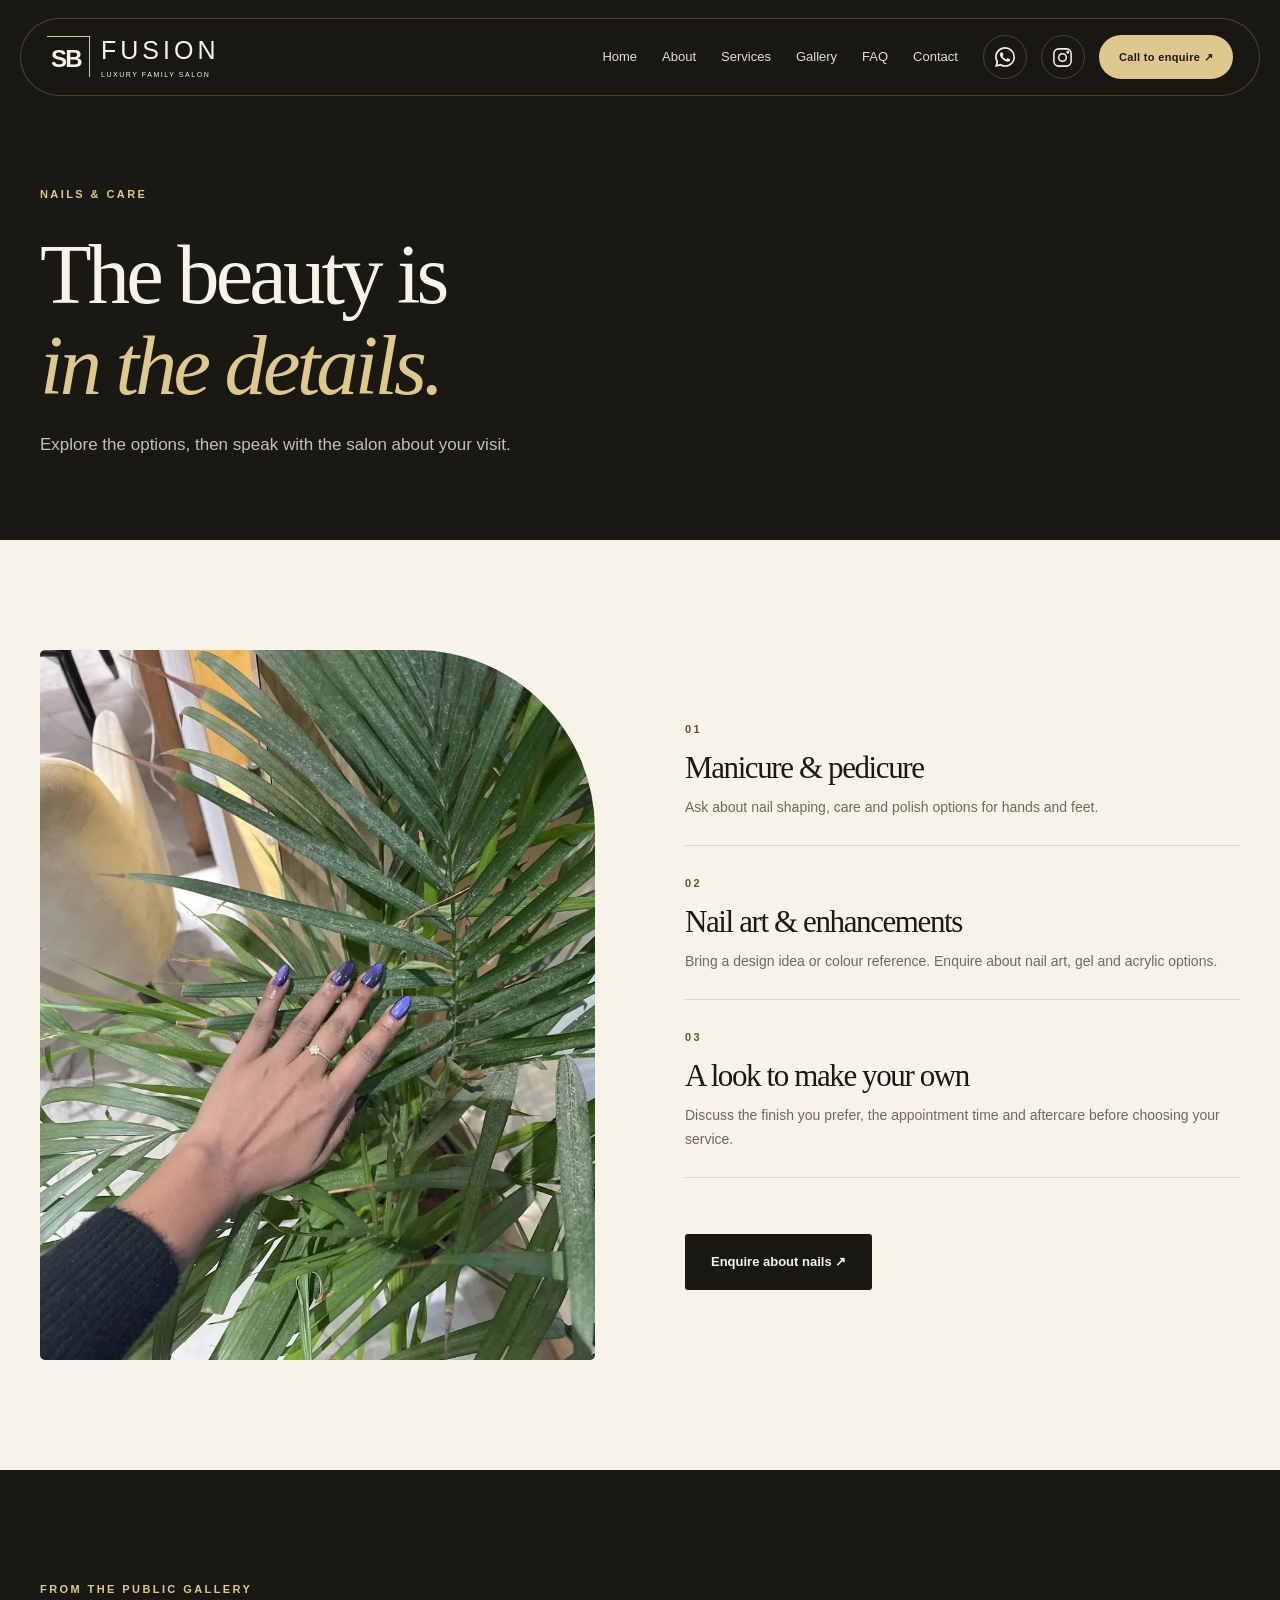
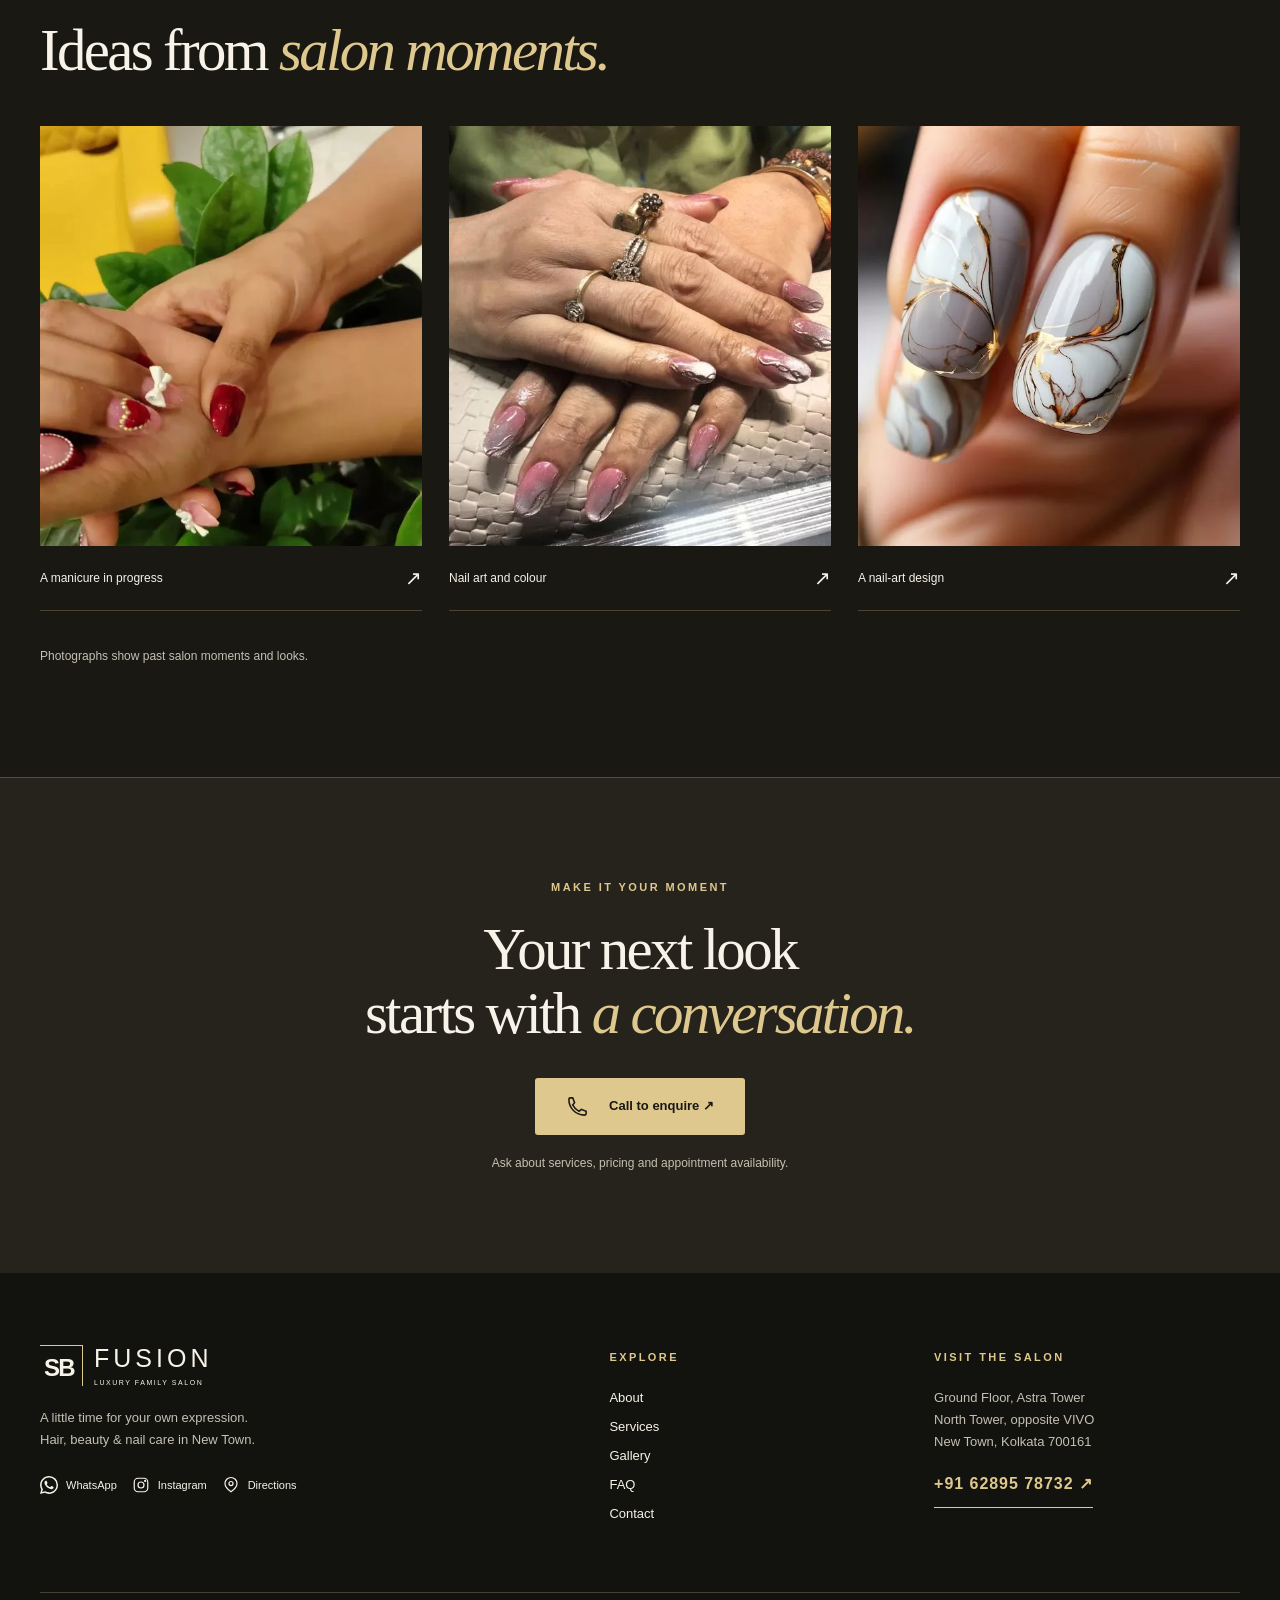
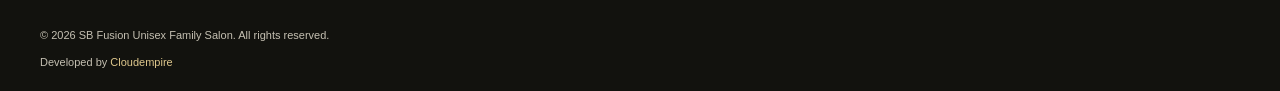
<file: nails.html>
<!doctype html><html lang="en-IN"><head><meta charset="utf-8"><meta name="viewport" content="width=device-width,initial-scale=1"><meta name="theme-color" content="#191813"><title>Nail Art, Manicure &amp; Pedicure | SB Fusion</title><meta name="description" content="Explore nail care, nail art, manicures and pedicures at SB Fusion in New Town, Kolkata. Call for options and current prices."><meta property="og:title" content="Nail Art, Manicure &amp; Pedicure | SB Fusion"><meta property="og:description" content="Explore nail care, nail art, manicures and pedicures at SB Fusion in New Town, Kolkata. Call for options and current prices."><meta property="og:type" content="website"><link rel="icon" href="assets/favicon.svg"><link rel="stylesheet" href="styles.css"><script src="app.js" defer></script><script type="application/ld+json">{"@context": "https://schema.org", "@type": "BeautySalon", "name": "SB Fusion Unisex Family Salon", "telephone": "+916289578732", "address": {"@type": "PostalAddress", "streetAddress": "Ground Floor, Astra Tower, North Tower, opposite VIVO service centre", "addressLocality": "New Town, Kolkata", "addressRegion": "West Bengal", "postalCode": "700161", "addressCountry": "IN"}, "geo": {"@type": "GeoCoordinates", "latitude": 22.6213141, "longitude": 88.4648278}, "sameAs": ["https://www.instagram.com/sb.fusion_luxuryfamilysalon/"]}</script></head><body><a class="skip" href="#main">Skip to content</a><header class="header"><a class="brand" href="index.html" aria-label="SB Fusion home"><span class="brand-mark" aria-hidden="true">SB</span><span class="brand-name">FUSION<small>LUXURY FAMILY SALON</small></span></a><nav id="nav" aria-label="Main navigation"><a href="index.html">Home</a><a href="about.html">About</a><a href="services.html">Services</a><a href="gallery.html">Gallery</a><a href="faq.html">FAQ</a><a href="contact.html">Contact</a></nav><div class="nav-actions"><a class="icon-button whatsapp-top" href="https://wa.me/916289578732" target="_blank" rel="noopener noreferrer" aria-label="Enquire with SB Fusion on WhatsApp"><svg class="icon" viewBox="0 0 24 24" fill="currentColor" aria-hidden="true"><path d="M20.52 3.48A11.91 11.91 0 0 0 12.04 0C5.44 0 .08 5.36.08 11.96c0 2.11.55 4.17 1.6 5.99L0 24l6.24-1.64a11.93 11.93 0 0 0 5.79 1.48h.01C18.63 23.84 24 18.48 24 11.89a11.9 11.9 0 0 0-3.48-8.41ZM12.04 21.82h-.01a9.92 9.92 0 0 1-5.06-1.39l-.36-.21-3.71.97.99-3.61-.23-.37a9.88 9.88 0 0 1-1.52-5.25c0-5.48 4.46-9.94 9.95-9.94a9.88 9.88 0 0 1 7.03 2.92 9.88 9.88 0 0 1 2.91 7.04c0 5.48-4.46 9.94-9.94 9.94Zm5.45-7.44c-.3-.15-1.77-.87-2.04-.97-.27-.1-.47-.15-.67.15-.2.3-.77.97-.94 1.17-.17.2-.35.22-.65.07-.3-.15-1.26-.46-2.4-1.49-.88-.79-1.48-1.77-1.65-2.07-.17-.3-.02-.46.13-.61.13-.13.3-.35.45-.52.15-.17.2-.3.3-.5.1-.2.05-.37-.02-.52-.07-.15-.67-1.62-.92-2.22-.24-.58-.48-.5-.67-.51h-.57c-.2 0-.52.07-.8.37-.27.3-1.04 1.02-1.04 2.49s1.07 2.89 1.22 3.09c.15.2 2.1 3.21 5.09 4.5.71.31 1.27.49 1.7.63.71.23 1.36.2 1.87.12.57-.08 1.77-.72 2.02-1.42.25-.7.25-1.3.17-1.42-.07-.12-.27-.2-.57-.35Z"/></svg></a><a class="icon-button insta" href="https://www.instagram.com/sb.fusion_luxuryfamilysalon/" target="_blank" rel="noopener noreferrer" aria-label="SB Fusion on Instagram"><svg class="icon" viewBox="0 0 24 24" fill="none" stroke="currentColor" stroke-width="1.6" aria-hidden="true"><rect x="3" y="3" width="18" height="18" rx="5"/><circle cx="12" cy="12" r="4"/><circle cx="17.5" cy="6.5" r=".7"/></svg></a><a class="button nav-cta" href="tel:+916289578732">Call to enquire ↗</a><button class="menu" aria-label="Open navigation" aria-expanded="false" aria-controls="nav"><span></span><span></span></button></div></header><main id="main"><section class="page-intro shell"><span class="eyebrow">Nails & care</span><h1>The beauty is<br><em>in the details.</em></h1><p class="lead">Explore the options, then speak with the salon about your visit.</p></section><section class="section light"><div class="shell split"><div class="service-feature"><img class="" src="assets/photo-10.webp" srcset="assets/photo-10-thumb.webp 600w, assets/photo-10.webp 1200w" sizes="(max-width: 700px) 92vw, 48vw" alt="Nail colour and detail" width="900" height="1200" loading="lazy" decoding="async"></div><div class="service-options"><article><span class="eyebrow">01</span><h2>Manicure & pedicure</h2><p>Ask about nail shaping, care and polish options for hands and feet.</p></article><article><span class="eyebrow">02</span><h2>Nail art & enhancements</h2><p>Bring a design idea or colour reference. Enquire about nail art, gel and acrylic options.</p></article><article><span class="eyebrow">03</span><h2>A look to make your own</h2><p>Discuss the finish you prefer, the appointment time and aftercare before choosing your service.</p></article><a class="button dark-button" href="tel:+916289578732">Enquire about nails ↗</a></div></div></section><section class="section dark"><div class="shell"><div class="section-heading"><span class="eyebrow">From the public gallery</span><h2>Ideas from <em>salon moments.</em></h2></div><div class="look-grid"><figure class="gallery-item" data-category="nails"><button class="photo" data-src="assets/photo-08.webp" data-caption="A manicure in progress" aria-label="View photo: A manicure in progress"><img class="" src="assets/photo-08.webp" srcset="assets/photo-08-thumb.webp 600w, assets/photo-08.webp 1200w" sizes="(max-width: 700px) 92vw, 48vw" alt="A manicure in progress" width="675" height="1200" loading="lazy" decoding="async"></button><figcaption>A manicure in progress<span>↗</span></figcaption></figure><figure class="gallery-item" data-category="nails"><button class="photo" data-src="assets/photo-20.webp" data-caption="Nail art and colour" aria-label="View photo: Nail art and colour"><img class="" src="assets/photo-20.webp" srcset="assets/photo-20-thumb.webp 600w, assets/photo-20.webp 1200w" sizes="(max-width: 700px) 92vw, 48vw" alt="Nail art and colour" width="584" height="1040" loading="lazy" decoding="async"></button><figcaption>Nail art and colour<span>↗</span></figcaption></figure><figure class="gallery-item" data-category="nails"><button class="photo" data-src="assets/photo-22.webp" data-caption="A nail-art design" aria-label="View photo: A nail-art design"><img class="" src="assets/photo-22.webp" srcset="assets/photo-22-thumb.webp 600w, assets/photo-22.webp 1200w" sizes="(max-width: 700px) 92vw, 48vw" alt="A nail-art design" width="626" height="626" loading="lazy" decoding="async"></button><figcaption>A nail-art design<span>↗</span></figcaption></figure></div><p class="small-note">Photographs show past salon moments and looks.</p></div></section><section class="cta"><div class="shell"><span class="eyebrow">Make it your moment</span><h2>Your next look<br>starts with <em>a conversation.</em></h2><a class="button" href="tel:+916289578732"><svg class="icon" viewBox="0 0 24 24" fill="none" stroke="currentColor" stroke-width="1.6" aria-hidden="true"><path d="M7 3H4.8A1.8 1.8 0 0 0 3 4.8C3 13.7 10.3 21 19.2 21A1.8 1.8 0 0 0 21 19.2V17l-5-2-2.4 2.1a16 16 0 0 1-6.7-6.7L9 8z"/></svg> Call to enquire ↗</a><p>Ask about services, pricing and appointment availability.</p></div></section></main><footer><div class="shell footer-grid"><div><a class="brand" href="index.html"><span class="brand-mark" aria-hidden="true">SB</span><span class="brand-name">FUSION<small>LUXURY FAMILY SALON</small></span></a><p>A little time for your own expression.<br>Hair, beauty & nail care in New Town.</p><div class="socials"><a href="https://wa.me/916289578732" target="_blank" rel="noopener noreferrer"><svg class="icon" viewBox="0 0 24 24" fill="currentColor" aria-hidden="true"><path d="M20.52 3.48A11.91 11.91 0 0 0 12.04 0C5.44 0 .08 5.36.08 11.96c0 2.11.55 4.17 1.6 5.99L0 24l6.24-1.64a11.93 11.93 0 0 0 5.79 1.48h.01C18.63 23.84 24 18.48 24 11.89a11.9 11.9 0 0 0-3.48-8.41ZM12.04 21.82h-.01a9.92 9.92 0 0 1-5.06-1.39l-.36-.21-3.71.97.99-3.61-.23-.37a9.88 9.88 0 0 1-1.52-5.25c0-5.48 4.46-9.94 9.95-9.94a9.88 9.88 0 0 1 7.03 2.92 9.88 9.88 0 0 1 2.91 7.04c0 5.48-4.46 9.94-9.94 9.94Zm5.45-7.44c-.3-.15-1.77-.87-2.04-.97-.27-.1-.47-.15-.67.15-.2.3-.77.97-.94 1.17-.17.2-.35.22-.65.07-.3-.15-1.26-.46-2.4-1.49-.88-.79-1.48-1.77-1.65-2.07-.17-.3-.02-.46.13-.61.13-.13.3-.35.45-.52.15-.17.2-.3.3-.5.1-.2.05-.37-.02-.52-.07-.15-.67-1.62-.92-2.22-.24-.58-.48-.5-.67-.51h-.57c-.2 0-.52.07-.8.37-.27.3-1.04 1.02-1.04 2.49s1.07 2.89 1.22 3.09c.15.2 2.1 3.21 5.09 4.5.71.31 1.27.49 1.7.63.71.23 1.36.2 1.87.12.57-.08 1.77-.72 2.02-1.42.25-.7.25-1.3.17-1.42-.07-.12-.27-.2-.57-.35Z"/></svg><span>WhatsApp</span></a><a class="" href="https://www.instagram.com/sb.fusion_luxuryfamilysalon/" target="_blank" rel="noopener noreferrer"><svg class="icon" viewBox="0 0 24 24" fill="none" stroke="currentColor" stroke-width="1.6" aria-hidden="true"><rect x="3" y="3" width="18" height="18" rx="5"/><circle cx="12" cy="12" r="4"/><circle cx="17.5" cy="6.5" r=".7"/></svg><span>Instagram</span></a><a class="" href="https://www.google.com/maps?q=22.6213141,88.4648278" target="_blank" rel="noopener noreferrer"><svg class="icon" viewBox="0 0 24 24" fill="none" stroke="currentColor" stroke-width="1.6" aria-hidden="true"><path d="M20 10c0 5.5-8 11-8 11S4 15.5 4 10a8 8 0 1 1 16 0Z"/><circle cx="12" cy="10" r="2.7"/></svg><span>Directions</span></a></div></div><div><span class="eyebrow">Explore</span><a href="about.html">About</a><a href="services.html">Services</a><a href="gallery.html">Gallery</a><a href="faq.html">FAQ</a><a href="contact.html">Contact</a></div><div><span class="eyebrow">Visit the salon</span><p>Ground Floor, Astra Tower<br>North Tower, opposite VIVO<br>New Town, Kolkata 700161</p><a class="text-link" href="tel:+916289578732">+91 62895 78732 ↗</a></div></div><div class="shell footer-bottom"><p>© 2026 SB Fusion Unisex Family Salon. All rights reserved.</p><p>Developed by <a class="" href="https://cloudempire.tech/" target="_blank" rel="noopener noreferrer">Cloudempire</a></p></div></footer><a class="mobile-call" href="https://wa.me/916289578732" target="_blank" rel="noopener noreferrer" aria-label="Enquire with SB Fusion on WhatsApp"><svg class="icon" viewBox="0 0 24 24" fill="currentColor" aria-hidden="true"><path d="M20.52 3.48A11.91 11.91 0 0 0 12.04 0C5.44 0 .08 5.36.08 11.96c0 2.11.55 4.17 1.6 5.99L0 24l6.24-1.64a11.93 11.93 0 0 0 5.79 1.48h.01C18.63 23.84 24 18.48 24 11.89a11.9 11.9 0 0 0-3.48-8.41ZM12.04 21.82h-.01a9.92 9.92 0 0 1-5.06-1.39l-.36-.21-3.71.97.99-3.61-.23-.37a9.88 9.88 0 0 1-1.52-5.25c0-5.48 4.46-9.94 9.95-9.94a9.88 9.88 0 0 1 7.03 2.92 9.88 9.88 0 0 1 2.91 7.04c0 5.48-4.46 9.94-9.94 9.94Zm5.45-7.44c-.3-.15-1.77-.87-2.04-.97-.27-.1-.47-.15-.67.15-.2.3-.77.97-.94 1.17-.17.2-.35.22-.65.07-.3-.15-1.26-.46-2.4-1.49-.88-.79-1.48-1.77-1.65-2.07-.17-.3-.02-.46.13-.61.13-.13.3-.35.45-.52.15-.17.2-.3.3-.5.1-.2.05-.37-.02-.52-.07-.15-.67-1.62-.92-2.22-.24-.58-.48-.5-.67-.51h-.57c-.2 0-.52.07-.8.37-.27.3-1.04 1.02-1.04 2.49s1.07 2.89 1.22 3.09c.15.2 2.1 3.21 5.09 4.5.71.31 1.27.49 1.7.63.71.23 1.36.2 1.87.12.57-.08 1.77-.72 2.02-1.42.25-.7.25-1.3.17-1.42-.07-.12-.27-.2-.57-.35Z"/></svg></a><dialog id="lightbox" aria-label="Gallery photo"><button class="close" aria-label="Close photo">×</button><button class="photo-prev" aria-label="Previous photo">←</button><figure><img alt=""><figcaption></figcaption></figure><button class="photo-next" aria-label="Next photo">→</button></dialog></body></html>
</file>
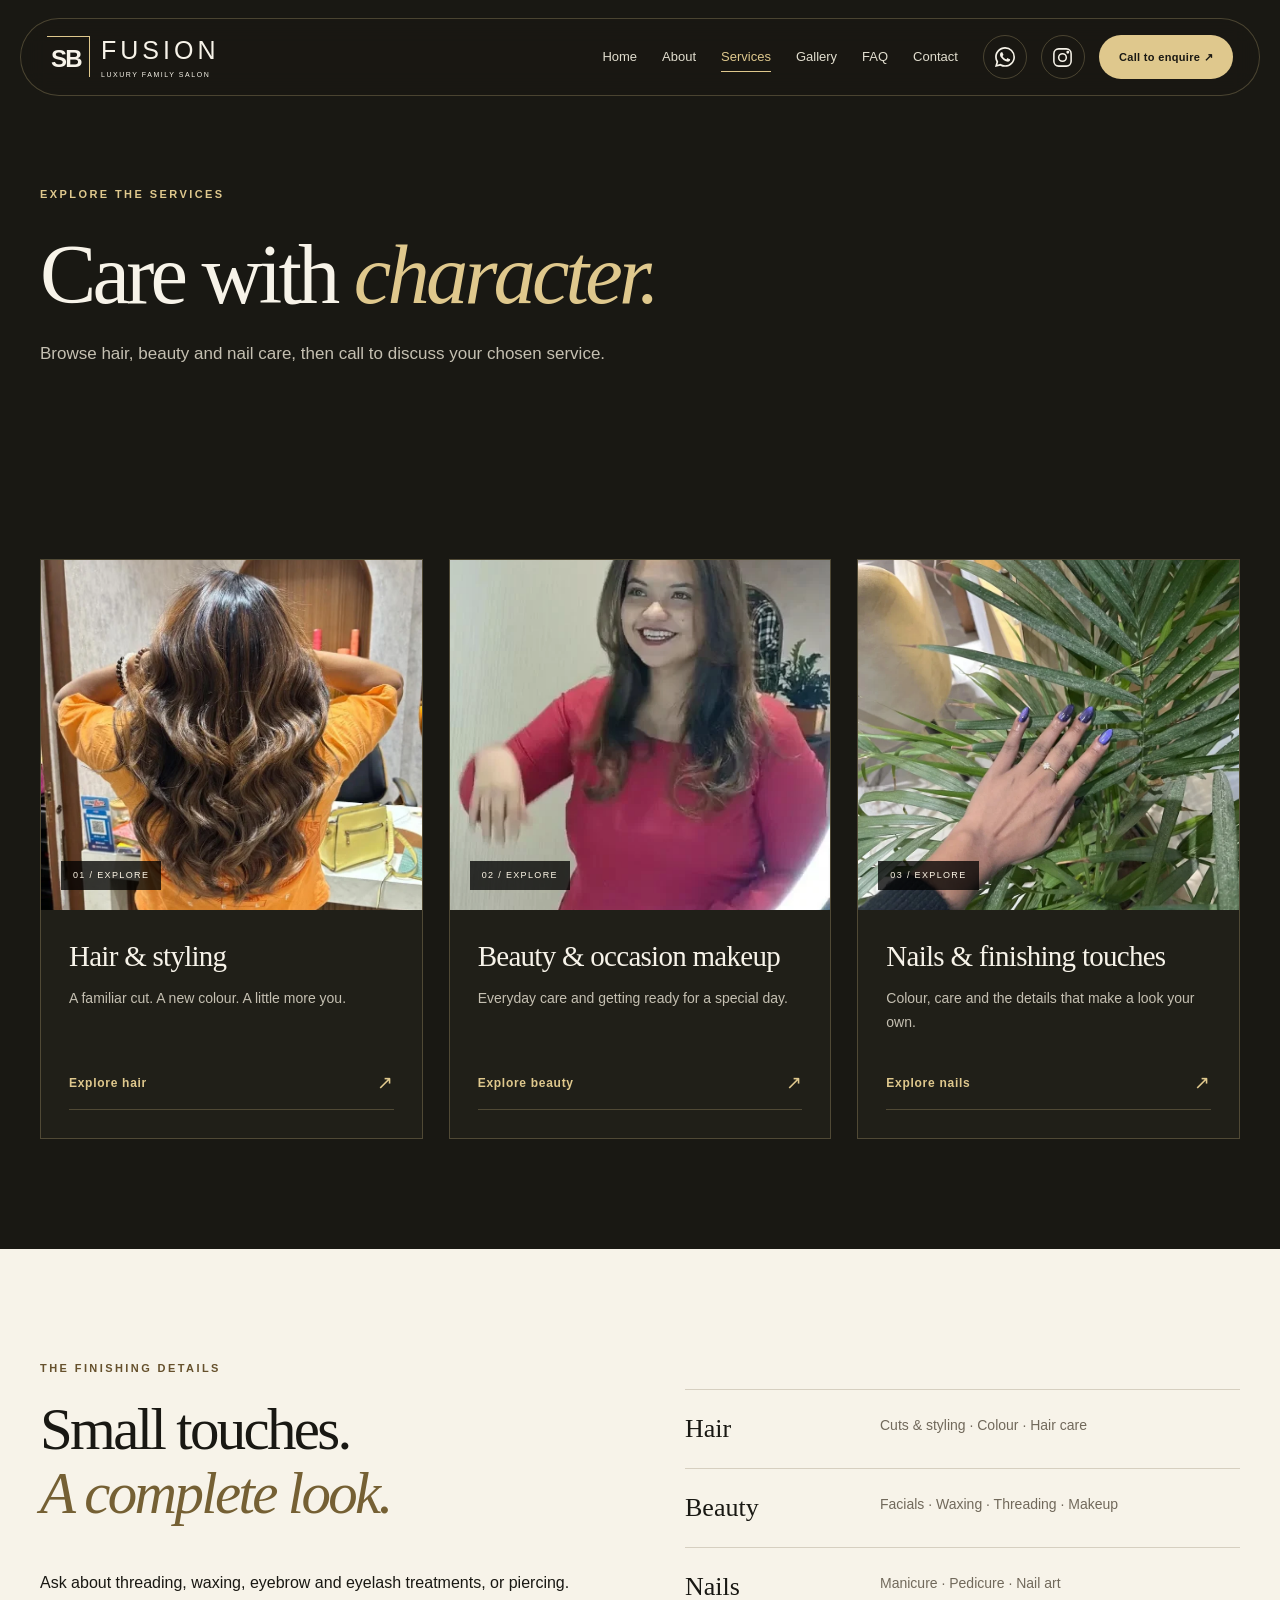
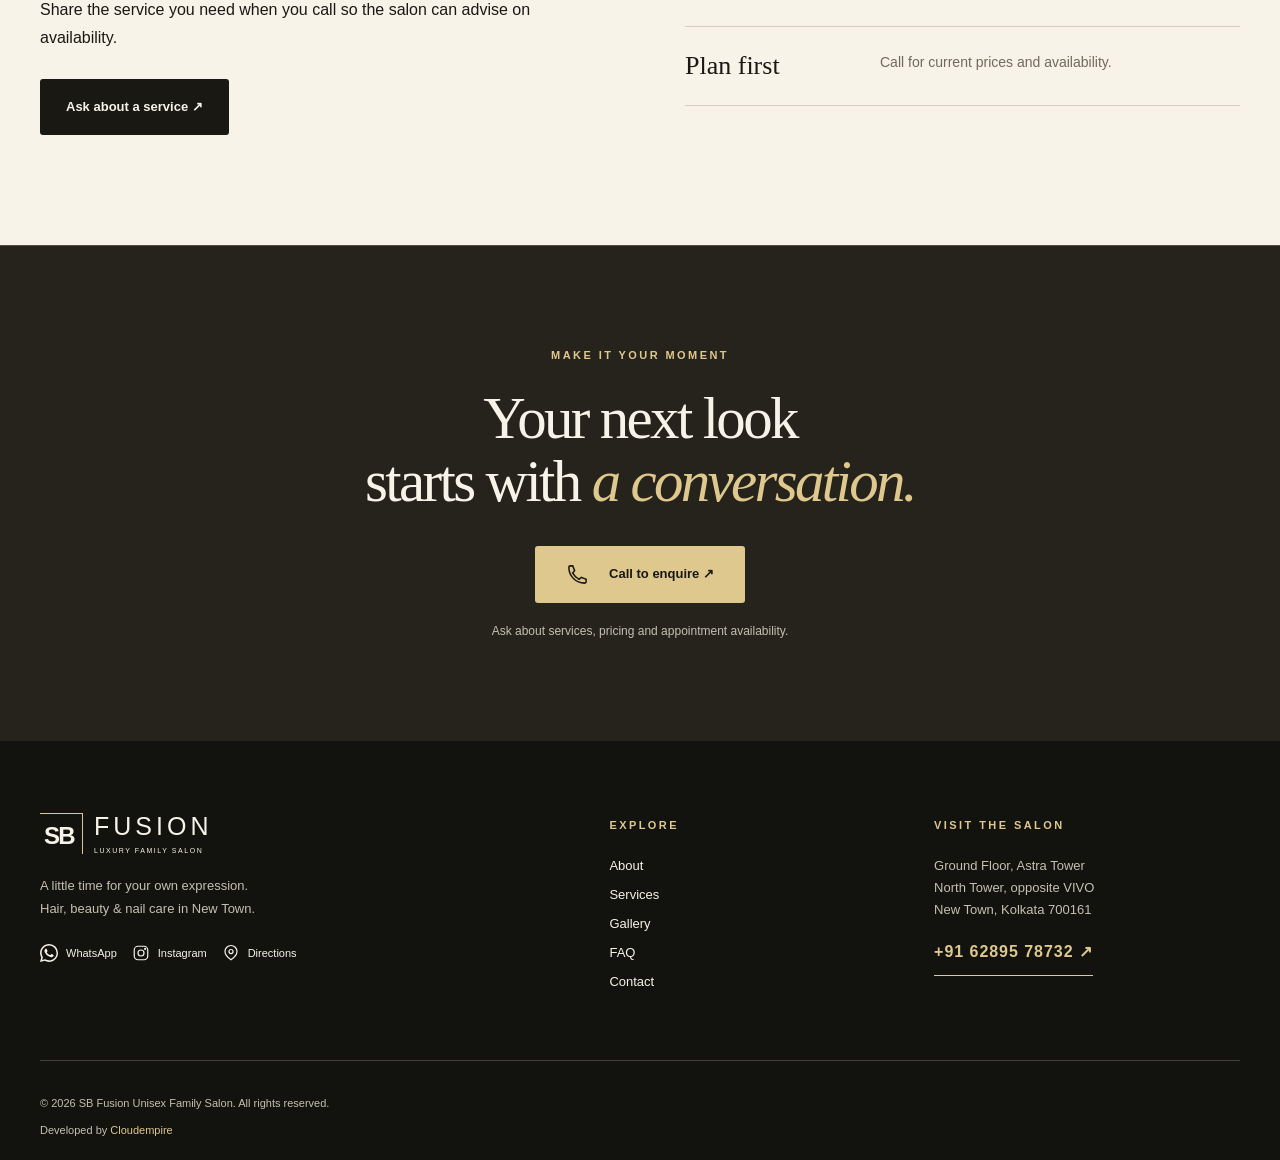
<file: services.html>
<!doctype html><html lang="en-IN"><head><meta charset="utf-8"><meta name="viewport" content="width=device-width,initial-scale=1"><meta name="theme-color" content="#191813"><title>Hair, Beauty &amp; Nail Services | SB Fusion</title><meta name="description" content="Explore hair styling, colour, beauty care, makeup and nail services at SB Fusion. Call for current prices and appointment availability."><meta property="og:title" content="Hair, Beauty &amp; Nail Services | SB Fusion"><meta property="og:description" content="Explore hair styling, colour, beauty care, makeup and nail services at SB Fusion. Call for current prices and appointment availability."><meta property="og:type" content="website"><link rel="icon" href="assets/favicon.svg"><link rel="stylesheet" href="styles.css"><script src="app.js" defer></script><script type="application/ld+json">{"@context": "https://schema.org", "@type": "BeautySalon", "name": "SB Fusion Unisex Family Salon", "telephone": "+916289578732", "address": {"@type": "PostalAddress", "streetAddress": "Ground Floor, Astra Tower, North Tower, opposite VIVO service centre", "addressLocality": "New Town, Kolkata", "addressRegion": "West Bengal", "postalCode": "700161", "addressCountry": "IN"}, "geo": {"@type": "GeoCoordinates", "latitude": 22.6213141, "longitude": 88.4648278}, "sameAs": ["https://www.instagram.com/sb.fusion_luxuryfamilysalon/"]}</script></head><body><a class="skip" href="#main">Skip to content</a><header class="header"><a class="brand" href="index.html" aria-label="SB Fusion home"><span class="brand-mark" aria-hidden="true">SB</span><span class="brand-name">FUSION<small>LUXURY FAMILY SALON</small></span></a><nav id="nav" aria-label="Main navigation"><a href="index.html">Home</a><a href="about.html">About</a><a href="services.html" aria-current="page">Services</a><a href="gallery.html">Gallery</a><a href="faq.html">FAQ</a><a href="contact.html">Contact</a></nav><div class="nav-actions"><a class="icon-button whatsapp-top" href="https://wa.me/916289578732" target="_blank" rel="noopener noreferrer" aria-label="Enquire with SB Fusion on WhatsApp"><svg class="icon" viewBox="0 0 24 24" fill="currentColor" aria-hidden="true"><path d="M20.52 3.48A11.91 11.91 0 0 0 12.04 0C5.44 0 .08 5.36.08 11.96c0 2.11.55 4.17 1.6 5.99L0 24l6.24-1.64a11.93 11.93 0 0 0 5.79 1.48h.01C18.63 23.84 24 18.48 24 11.89a11.9 11.9 0 0 0-3.48-8.41ZM12.04 21.82h-.01a9.92 9.92 0 0 1-5.06-1.39l-.36-.21-3.71.97.99-3.61-.23-.37a9.88 9.88 0 0 1-1.52-5.25c0-5.48 4.46-9.94 9.95-9.94a9.88 9.88 0 0 1 7.03 2.92 9.88 9.88 0 0 1 2.91 7.04c0 5.48-4.46 9.94-9.94 9.94Zm5.45-7.44c-.3-.15-1.77-.87-2.04-.97-.27-.1-.47-.15-.67.15-.2.3-.77.97-.94 1.17-.17.2-.35.22-.65.07-.3-.15-1.26-.46-2.4-1.49-.88-.79-1.48-1.77-1.65-2.07-.17-.3-.02-.46.13-.61.13-.13.3-.35.45-.52.15-.17.2-.3.3-.5.1-.2.05-.37-.02-.52-.07-.15-.67-1.62-.92-2.22-.24-.58-.48-.5-.67-.51h-.57c-.2 0-.52.07-.8.37-.27.3-1.04 1.02-1.04 2.49s1.07 2.89 1.22 3.09c.15.2 2.1 3.21 5.09 4.5.71.31 1.27.49 1.7.63.71.23 1.36.2 1.87.12.57-.08 1.77-.72 2.02-1.42.25-.7.25-1.3.17-1.42-.07-.12-.27-.2-.57-.35Z"/></svg></a><a class="icon-button insta" href="https://www.instagram.com/sb.fusion_luxuryfamilysalon/" target="_blank" rel="noopener noreferrer" aria-label="SB Fusion on Instagram"><svg class="icon" viewBox="0 0 24 24" fill="none" stroke="currentColor" stroke-width="1.6" aria-hidden="true"><rect x="3" y="3" width="18" height="18" rx="5"/><circle cx="12" cy="12" r="4"/><circle cx="17.5" cy="6.5" r=".7"/></svg></a><a class="button nav-cta" href="tel:+916289578732">Call to enquire ↗</a><button class="menu" aria-label="Open navigation" aria-expanded="false" aria-controls="nav"><span></span><span></span></button></div></header><main id="main"><section class="page-intro shell"><span class="eyebrow">Explore the services</span><h1>Care with <em>character.</em></h1><p class="lead">Browse hair, beauty and nail care, then call to discuss your chosen service.</p></section><section class="section dark"><div class="shell"><div class="cards"><a class="service-card" href="hair.html"><div class="card-media"><img class="" src="assets/photo-02.webp" srcset="assets/photo-02-thumb.webp 600w, assets/photo-02.webp 1200w" sizes="(max-width: 700px) 92vw, 48vw" alt="Waves and warm highlights" width="800" height="1067" loading="lazy" decoding="async"><span>01 / EXPLORE</span></div><div class="card-copy"><h3>Hair & styling</h3><p>A familiar cut. A new colour. A little more you.</p><span class="text-link">Explore hair <b>↗</b></span></div></a><a class="service-card" href="beauty.html"><div class="card-media"><img class="" src="assets/photo-19.webp" srcset="assets/photo-19-thumb.webp 600w, assets/photo-19.webp 1200w" sizes="(max-width: 700px) 92vw, 48vw" alt="A visitor’s finished look" width="478" height="850" loading="lazy" decoding="async"><span>02 / EXPLORE</span></div><div class="card-copy"><h3>Beauty & occasion makeup</h3><p>Everyday care and getting ready for a special day.</p><span class="text-link">Explore beauty <b>↗</b></span></div></a><a class="service-card" href="nails.html"><div class="card-media"><img class="" src="assets/photo-10.webp" srcset="assets/photo-10-thumb.webp 600w, assets/photo-10.webp 1200w" sizes="(max-width: 700px) 92vw, 48vw" alt="Nail colour and detail" width="900" height="1200" loading="lazy" decoding="async"><span>03 / EXPLORE</span></div><div class="card-copy"><h3>Nails & finishing touches</h3><p>Colour, care and the details that make a look your own.</p><span class="text-link">Explore nails <b>↗</b></span></div></a></div></div></section><section class="section light"><div class="shell split"><div><div class="section-heading"><span class="eyebrow">The finishing details</span><h2>Small touches.<br><em>A complete look.</em></h2></div><p>Ask about threading, waxing, eyebrow and eyelash treatments, or piercing. Share the service you need when you call so the salon can advise on availability.</p><a class="button dark-button" href="tel:+916289578732">Ask about a service ↗</a></div><div class="detail-list"><div><span>Hair</span><p>Cuts & styling · Colour · Hair care</p></div><div><span>Beauty</span><p>Facials · Waxing · Threading · Makeup</p></div><div><span>Nails</span><p>Manicure · Pedicure · Nail art</p></div><div><span>Plan first</span><p>Call for current prices and availability.</p></div></div></div></section><section class="cta"><div class="shell"><span class="eyebrow">Make it your moment</span><h2>Your next look<br>starts with <em>a conversation.</em></h2><a class="button" href="tel:+916289578732"><svg class="icon" viewBox="0 0 24 24" fill="none" stroke="currentColor" stroke-width="1.6" aria-hidden="true"><path d="M7 3H4.8A1.8 1.8 0 0 0 3 4.8C3 13.7 10.3 21 19.2 21A1.8 1.8 0 0 0 21 19.2V17l-5-2-2.4 2.1a16 16 0 0 1-6.7-6.7L9 8z"/></svg> Call to enquire ↗</a><p>Ask about services, pricing and appointment availability.</p></div></section></main><footer><div class="shell footer-grid"><div><a class="brand" href="index.html"><span class="brand-mark" aria-hidden="true">SB</span><span class="brand-name">FUSION<small>LUXURY FAMILY SALON</small></span></a><p>A little time for your own expression.<br>Hair, beauty & nail care in New Town.</p><div class="socials"><a href="https://wa.me/916289578732" target="_blank" rel="noopener noreferrer"><svg class="icon" viewBox="0 0 24 24" fill="currentColor" aria-hidden="true"><path d="M20.52 3.48A11.91 11.91 0 0 0 12.04 0C5.44 0 .08 5.36.08 11.96c0 2.11.55 4.17 1.6 5.99L0 24l6.24-1.64a11.93 11.93 0 0 0 5.79 1.48h.01C18.63 23.84 24 18.48 24 11.89a11.9 11.9 0 0 0-3.48-8.41ZM12.04 21.82h-.01a9.92 9.92 0 0 1-5.06-1.39l-.36-.21-3.71.97.99-3.61-.23-.37a9.88 9.88 0 0 1-1.52-5.25c0-5.48 4.46-9.94 9.95-9.94a9.88 9.88 0 0 1 7.03 2.92 9.88 9.88 0 0 1 2.91 7.04c0 5.48-4.46 9.94-9.94 9.94Zm5.45-7.44c-.3-.15-1.77-.87-2.04-.97-.27-.1-.47-.15-.67.15-.2.3-.77.97-.94 1.17-.17.2-.35.22-.65.07-.3-.15-1.26-.46-2.4-1.49-.88-.79-1.48-1.77-1.65-2.07-.17-.3-.02-.46.13-.61.13-.13.3-.35.45-.52.15-.17.2-.3.3-.5.1-.2.05-.37-.02-.52-.07-.15-.67-1.62-.92-2.22-.24-.58-.48-.5-.67-.51h-.57c-.2 0-.52.07-.8.37-.27.3-1.04 1.02-1.04 2.49s1.07 2.89 1.22 3.09c.15.2 2.1 3.21 5.09 4.5.71.31 1.27.49 1.7.63.71.23 1.36.2 1.87.12.57-.08 1.77-.72 2.02-1.42.25-.7.25-1.3.17-1.42-.07-.12-.27-.2-.57-.35Z"/></svg><span>WhatsApp</span></a><a class="" href="https://www.instagram.com/sb.fusion_luxuryfamilysalon/" target="_blank" rel="noopener noreferrer"><svg class="icon" viewBox="0 0 24 24" fill="none" stroke="currentColor" stroke-width="1.6" aria-hidden="true"><rect x="3" y="3" width="18" height="18" rx="5"/><circle cx="12" cy="12" r="4"/><circle cx="17.5" cy="6.5" r=".7"/></svg><span>Instagram</span></a><a class="" href="https://www.google.com/maps?q=22.6213141,88.4648278" target="_blank" rel="noopener noreferrer"><svg class="icon" viewBox="0 0 24 24" fill="none" stroke="currentColor" stroke-width="1.6" aria-hidden="true"><path d="M20 10c0 5.5-8 11-8 11S4 15.5 4 10a8 8 0 1 1 16 0Z"/><circle cx="12" cy="10" r="2.7"/></svg><span>Directions</span></a></div></div><div><span class="eyebrow">Explore</span><a href="about.html">About</a><a href="services.html">Services</a><a href="gallery.html">Gallery</a><a href="faq.html">FAQ</a><a href="contact.html">Contact</a></div><div><span class="eyebrow">Visit the salon</span><p>Ground Floor, Astra Tower<br>North Tower, opposite VIVO<br>New Town, Kolkata 700161</p><a class="text-link" href="tel:+916289578732">+91 62895 78732 ↗</a></div></div><div class="shell footer-bottom"><p>© 2026 SB Fusion Unisex Family Salon. All rights reserved.</p><p>Developed by <a class="" href="https://cloudempire.tech/" target="_blank" rel="noopener noreferrer">Cloudempire</a></p></div></footer><a class="mobile-call" href="https://wa.me/916289578732" target="_blank" rel="noopener noreferrer" aria-label="Enquire with SB Fusion on WhatsApp"><svg class="icon" viewBox="0 0 24 24" fill="currentColor" aria-hidden="true"><path d="M20.52 3.48A11.91 11.91 0 0 0 12.04 0C5.44 0 .08 5.36.08 11.96c0 2.11.55 4.17 1.6 5.99L0 24l6.24-1.64a11.93 11.93 0 0 0 5.79 1.48h.01C18.63 23.84 24 18.48 24 11.89a11.9 11.9 0 0 0-3.48-8.41ZM12.04 21.82h-.01a9.92 9.92 0 0 1-5.06-1.39l-.36-.21-3.71.97.99-3.61-.23-.37a9.88 9.88 0 0 1-1.52-5.25c0-5.48 4.46-9.94 9.95-9.94a9.88 9.88 0 0 1 7.03 2.92 9.88 9.88 0 0 1 2.91 7.04c0 5.48-4.46 9.94-9.94 9.94Zm5.45-7.44c-.3-.15-1.77-.87-2.04-.97-.27-.1-.47-.15-.67.15-.2.3-.77.97-.94 1.17-.17.2-.35.22-.65.07-.3-.15-1.26-.46-2.4-1.49-.88-.79-1.48-1.77-1.65-2.07-.17-.3-.02-.46.13-.61.13-.13.3-.35.45-.52.15-.17.2-.3.3-.5.1-.2.05-.37-.02-.52-.07-.15-.67-1.62-.92-2.22-.24-.58-.48-.5-.67-.51h-.57c-.2 0-.52.07-.8.37-.27.3-1.04 1.02-1.04 2.49s1.07 2.89 1.22 3.09c.15.2 2.1 3.21 5.09 4.5.71.31 1.27.49 1.7.63.71.23 1.36.2 1.87.12.57-.08 1.77-.72 2.02-1.42.25-.7.25-1.3.17-1.42-.07-.12-.27-.2-.57-.35Z"/></svg></a><dialog id="lightbox" aria-label="Gallery photo"><button class="close" aria-label="Close photo">×</button><button class="photo-prev" aria-label="Previous photo">←</button><figure><img alt=""><figcaption></figcaption></figure><button class="photo-next" aria-label="Next photo">→</button></dialog></body></html>
</file>
<file: styles.css>
:root{--ink:#191813;--dark:#25231c;--cream:#f7f3e9;--paper:#eee8da;--amber:#dfc88d;--muted:#c5c0b2;--line:rgba(223,200,141,.25);--serif:Georgia,'Times New Roman',serif;--sans:Inter,-apple-system,BlinkMacSystemFont,'Segoe UI',sans-serif}*{box-sizing:border-box}html{scroll-behavior:smooth}body{margin:0;background:var(--ink);color:var(--cream);font:16px/1.7 var(--sans)}a{color:inherit;text-decoration:none}button,input,select,textarea{font:inherit}button{cursor:pointer}button,a{-webkit-tap-highlight-color:transparent}img{display:block;max-width:100%;height:auto}h1,h2,h3,p,figure{margin:0}h1,h2{font-family:var(--serif);font-weight:400;line-height:1.08;letter-spacing:-.045em}h1{font-size:clamp(56px,7.6vw,112px)}h2{font-size:clamp(40px,4.6vw,68px)}h3{font:400 29px/1.25 var(--serif);letter-spacing:-.025em}em{font-weight:400;color:var(--amber)}p{margin-top:20px;max-width:640px}button:focus-visible,a:focus-visible,summary:focus-visible{outline:3px solid #ae7626;outline-offset:5px}button[hidden],figure[hidden]{display:none!important}.shell{width:min(1240px,calc(100% - 80px));margin:auto}.narrow{max-width:920px}.eyebrow{display:block;font-size:11px;font-weight:600;letter-spacing:.22em;text-transform:uppercase;color:var(--amber)}.light .eyebrow{color:#66512d}.skip{position:fixed;left:20px;top:-80px;z-index:20;background:var(--cream);color:var(--ink);padding:15px}.skip:focus{top:20px}.header{position:absolute;z-index:10;top:18px;left:20px;right:20px;min-height:78px;background:rgba(25,24,19,.92);border:1px solid var(--line);border-radius:80px;display:flex;align-items:center;padding:12px 26px;gap:25px;backdrop-filter:blur(12px)}.brand{display:inline-flex;align-items:center;gap:11px;flex-shrink:0}.brand-mark{font-size:24px;font-weight:700;letter-spacing:-.07em;border-top:1px solid var(--amber);border-right:1px solid var(--amber);line-height:1;padding:10px 8px 6px 4px}.brand-name{font-size:25px;letter-spacing:.16em;line-height:1.2;font-weight:500}.brand-name small{display:block;font-size:7px;font-weight:500;letter-spacing:.22em;margin-top:6px}.header nav{display:flex;gap:25px;margin-left:auto;align-items:center}.header nav a{font-size:13px;color:#e2decf;position:relative;padding:10px 0}.header nav a[aria-current=page]{color:var(--amber)}.header nav a[aria-current=page]:after{content:'';height:1px;background:var(--amber);position:absolute;left:0;right:0;bottom:6px}.nav-actions{display:flex;align-items:center;gap:14px}.icon{width:23px;height:23px;flex-shrink:0;vertical-align:middle}.icon-button{display:grid;place-items:center;width:44px;height:44px;border:1px solid var(--line);border-radius:50%}.button{display:inline-flex;align-items:center;justify-content:center;gap:20px;background:var(--amber);color:var(--ink);padding:16px 25px;font-size:13px;font-weight:600;min-height:52px;border:1px solid transparent;border-radius:3px;transition:background .25s,transform .25s}.button:hover{background:#f0dba5;transform:translateY(-2px)}.nav-cta{border-radius:40px;min-height:44px;padding:12px 19px;font-size:11px;letter-spacing:.03em}.outline{border-color:#c6c2b6;background:transparent;color:var(--cream)}.outline:hover{background:rgba(255,255,255,.12)}.dark-button{background:var(--ink);color:var(--cream)}.dark-button:hover{background:#3e392c}.text-link{display:inline-flex;align-items:center;gap:18px;font-weight:600;font-size:12px;letter-spacing:.06em;padding:10px 0;border-bottom:1px solid currentColor}.menu{display:none;background:transparent;border:0;width:44px;height:44px;padding:10px}.menu span{height:1px;background:var(--cream);display:block;margin:7px 0;width:23px}.hero{position:relative;min-height:780px;height:100svh;max-height:1080px;overflow:hidden;display:flex;align-items:center}.hero-poster,.hero video{position:absolute;width:100%;height:100%;object-fit:cover;object-position:center}.hero-shade{position:absolute;inset:0;background:linear-gradient(90deg,rgba(12,12,10,.87),rgba(17,16,12,.65) 48%,rgba(15,14,11,.08)),linear-gradient(0deg,rgba(15,14,11,.7),transparent 40%)}.hero-copy{position:relative;padding-top:65px}.hero h1{margin-top:28px;max-width:920px;font-size:clamp(64px,7.8vw,114px)}.hero-copy p{font-size:18px;color:#e4e0d4;line-height:1.75;margin-top:28px}.hero-actions{display:flex;gap:16px;margin-top:33px;flex-wrap:wrap}.hero-meta{display:flex;align-items:center;gap:23px;font-size:9px;letter-spacing:.18em;color:#e5dcc9;margin-top:60px}.hero-meta i{width:40px;height:1px;background:var(--amber)}.hero-bottom{position:absolute;bottom:20px;left:40px;right:40px;display:flex;align-items:center;justify-content:space-between;color:#e5e2d8}.hero-bottom small{font-size:10px;letter-spacing:.05em}.hero-bottom button{background:rgba(0,0,0,.3);border:1px solid #7e796d;color:var(--cream);padding:10px 17px;font-size:11px;border-radius:40px;min-height:44px}.ticker{padding:25px 40px;display:flex;justify-content:center;align-items:center;gap:50px;border-bottom:1px solid var(--line);font-size:10px;letter-spacing:.15em;color:var(--amber)}.ticker b{font-size:19px;font-weight:400}.section{padding:110px 0}.light{background:var(--cream);color:var(--ink)}.light em{color:#756034}.dark{background:var(--ink)}.split{display:grid;grid-template-columns:1fr 1fr;gap:90px;align-items:center}.composition{position:relative;padding:0 20px 38px 0}.composition>img{width:100%;height:530px;object-fit:cover;border-radius:180px 180px 5px 5px}.caption-box{position:absolute;bottom:0;right:-10px;max-width:320px;padding:28px 32px;background:var(--ink);color:var(--cream);box-shadow:0 15px 30px #19181315}.caption-box .eyebrow{color:var(--amber)}.caption-box strong{display:block;font:400 22px/1.4 var(--serif);margin-top:12px}.story h2{margin-top:22px}.story p{color:#676153;font-size:15px}.dark .story p{color:var(--muted)}.story .text-link{margin-top:25px}.section-heading{margin-bottom:44px}.section-heading h2{margin-top:20px}.section-heading p{color:var(--muted);font-size:15px}.light .section-heading p{color:#71695b}.cards{display:grid;grid-template-columns:repeat(3,1fr);gap:26px}.service-card{display:block;border:1px solid var(--line);background:#201f18;transition:transform .3s,border-color .3s}.service-card:hover{transform:translateY(-5px);border-color:var(--amber)}.card-media{position:relative;overflow:hidden}.card-media img{width:100%;height:350px;object-fit:cover;transition:transform .6s}.service-card:hover img{transform:scale(1.035)}.card-media span{position:absolute;left:20px;bottom:20px;font-size:9px;letter-spacing:.15em;background:rgba(0,0,0,.76);padding:7px 12px;color:#fff8e8}.card-copy{padding:28px}.card-copy p{font-size:14px;color:var(--muted);min-height:50px;margin-top:13px}.card-copy .text-link{display:flex;justify-content:space-between;margin-top:20px;color:var(--amber);border-color:var(--line)}.card-copy b{font-size:19px;font-weight:400}.row-heading{display:flex;justify-content:space-between;align-items:center;gap:30px}.row-heading>.text-link{white-space:nowrap}.look-grid{display:grid;grid-template-columns:repeat(3,1fr);gap:27px}.photo{border:0;padding:0;background:#ddd6c7;width:100%;display:block;overflow:hidden}.photo img{width:100%;height:420px;object-fit:cover;transition:transform .5s}.photo:hover img{transform:scale(1.03)}figcaption{font-size:12px;display:flex;justify-content:space-between;align-items:center;line-height:1.5;padding:17px 0;border-bottom:1px solid #8e816632;gap:10px}.dark figcaption{border-color:var(--line)}figcaption span{font-size:20px}.visit-section{display:grid;grid-template-columns:1fr 1fr;background:var(--paper);color:var(--ink)}.visit-photo{min-height:570px}.visit-photo img{width:100%;height:100%;object-fit:cover}.visit-copy{padding:85px 70px}.visit-copy .eyebrow{color:#66512d}.visit-copy h2{margin-top:23px}.visit-copy em{color:#756034}.visit-copy p{color:#696355;margin:25px 0}.visit-copy .text-link{display:block;max-width:max-content;margin-top:20px}.faq-list{border-top:1px solid #8e816646}.faq-list details{border-bottom:1px solid #8e816646}.faq-list summary{padding:23px 0;display:flex;justify-content:space-between;align-items:center;gap:20px;cursor:pointer;list-style:none;font-size:16px}.faq-list summary::-webkit-details-marker{display:none}.faq-list summary span{font-size:24px;font-weight:300;transition:transform .2s}.faq-list details[open] summary span{transform:rotate(45deg)}.faq-list details p{font-size:14px;color:#71695b;margin:0 40px 25px 0;max-width:760px}.faq-more{margin-top:24px}.cta{padding:100px 0;background:var(--dark);border-top:1px solid var(--line);text-align:center}.cta h2{margin:22px auto 32px;max-width:900px}.cta p{margin:18px auto 0;color:var(--muted);font-size:12px}.cta .button{min-width:210px}footer{background:#12120e;padding:70px 0 20px}.footer-grid{display:grid;grid-template-columns:1.6fr .8fr 1fr;gap:80px}.footer-grid>div>p{font-size:13px;color:var(--muted)}.footer-grid>div>.eyebrow{margin:5px 0 20px}.footer-grid>div>a:not(.brand){display:block;max-width:max-content;margin:7px 0;font-size:13px}.footer-grid>div>a.text-link{font-size:16px;color:var(--amber)}.socials{display:flex;gap:25px;margin-top:24px}.socials a{display:flex;align-items:center;gap:8px;font-size:11px}.socials .icon{width:18px;height:18px}.footer-bottom{padding-top:25px;margin-top:60px;border-top:1px solid var(--line)}.footer-bottom p{font-size:11px;color:var(--muted);max-width:none;margin-top:8px}.footer-bottom a{color:var(--amber)}.page-intro{padding-top:185px;padding-bottom:80px}.page-intro h1{margin-top:25px;font-size:clamp(55px,6.6vw,96px);max-width:1100px}.lead{font-size:17px;color:var(--muted);max-width:660px;line-height:1.7}.values{display:grid;grid-template-columns:repeat(3,1fr);gap:50px}.values span{font-size:10px;letter-spacing:.16em;color:var(--amber)}.values h3{margin-top:22px}.values p{color:var(--muted);font-size:14px}.detail-list{border-top:1px solid #8e816650}.detail-list>div{display:grid;grid-template-columns:1fr 2fr;padding:24px 0;border-bottom:1px solid #8e816650;gap:15px}.detail-list span{font:400 26px var(--serif)}.detail-list p{margin:0;font-size:14px;color:#71695b}.split>.section-heading p{color:#71695b}.split>div>.button{margin-top:28px}.service-feature img{width:100%;height:710px;object-fit:cover;border-radius:5px 180px 5px 5px}.service-options article{padding:0 0 25px;margin-bottom:28px;border-bottom:1px solid #8e816640}.service-options h2{font-size:31px;margin:12px 0}.service-options p{font-size:14px;margin-top:12px;color:#71695b}.service-options .button{margin-top:0}.small-note{font-size:12px;margin-top:35px;max-width:none;color:var(--muted)}.light .small-note{color:#71695b}.small-note a{text-decoration:underline;text-underline-offset:4px}.filters{display:flex;gap:12px;flex-wrap:wrap}.filters button{padding:11px 22px;border:1px solid #8e816640;background:transparent;color:var(--ink);border-radius:40px;min-height:44px;font-size:12px}.filters button[aria-pressed=true]{background:var(--ink);color:var(--cream)}.gallery-count{font-size:11px;letter-spacing:.1em;margin:28px 0}.gallery-grid{columns:3;column-gap:24px}.gallery-grid>figure{break-inside:avoid;margin-bottom:28px}.gallery-grid .photo img{height:auto;object-fit:contain}.gallery-section{padding-top:55px}.contact-grid{display:grid;grid-template-columns:repeat(3,1fr);gap:25px}.contact-card{padding:38px 28px;border:1px solid #8e816645}.contact-card>.icon{width:32px;height:32px;margin-bottom:26px}.contact-card h2{font-size:32px;margin-top:21px;letter-spacing:-.035em}.contact-card p{font-size:14px;color:#71695b;min-height:75px}.contact-card>.text-link{margin-top:26px}.mobile-call{display:none}dialog{border:0;position:fixed;background:#151510;color:var(--cream);padding:55px 65px 25px;width:min(1080px,95vw);max-height:94svh;overflow:auto}dialog::backdrop{background:rgba(0,0,0,.85)}dialog figure{text-align:center}dialog figure img{max-height:72svh;max-width:100%;width:auto;object-fit:contain;margin:auto}dialog figcaption{justify-content:center;color:var(--cream);font-size:13px}dialog button{position:absolute;background:transparent;color:var(--cream);border:1px solid var(--line);border-radius:50%;width:44px;height:44px;font-size:22px}.close{right:12px;top:10px}.photo-prev{left:10px;top:45%}.photo-next{right:10px;top:45%}.reveal{opacity:1;transition:transform .7s,opacity .7s}.will-reveal{opacity:0;transform:translateY(20px)}
@media(min-width:1600px){.hero-copy{padding-top:80px}.hero h1{font-size:130px}}
@media(max-width:1150px){.header{gap:18px;padding:12px 20px}.header nav{gap:17px}.brand-name{font-size:20px}.brand-name small{font-size:6px}.header .insta{display:none}.nav-cta{padding:12px 17px}.shell{width:calc(100% - 60px)}.split{gap:50px}.visit-copy{padding:65px 45px}.card-copy{padding:24px}.card-copy h3{font-size:25px}.photo img{height:360px}.contact-card{padding:32px 22px}.contact-card h2{font-size:28px}.composition>img{height:480px}}
@media(max-width:900px){.header{left:15px;right:15px;top:15px}.menu{display:block}.header .brand{margin-right:auto}.header nav{display:none;position:absolute;top:88px;left:0;right:0;margin:0;flex-direction:column;gap:0;background:var(--ink);border:1px solid var(--line);border-radius:18px;padding:18px}.header nav.is-open{display:flex}.header nav a{display:block;width:100%;text-align:center;padding:14px}.header nav a[aria-current=page]:after{display:none}.ticker{gap:25px;padding:25px 20px;font-size:9px;flex-wrap:wrap}.ticker b:last-of-type,.ticker span:last-child{display:none}.split{gap:35px}.composition>img{height:450px}.caption-box{padding:20px;right:0;max-width:260px}.caption-box strong{font-size:19px}.section{padding:85px 0}.cards{gap:16px}.card-media img{height:280px}.card-copy{padding:22px 17px}.card-copy h3{font-size:24px}.card-copy p{min-height:75px}.look-grid{gap:18px}.photo img{height:300px}.visit-copy{padding:55px 35px}.visit-copy h2{font-size:45px}.footer-grid{gap:40px}.contact-grid{grid-template-columns:1fr}.contact-card p{min-height:0}.contact-card{padding:34px}.contact-card h2 br{display:none}.gallery-grid{columns:2}.values{gap:25px}.service-feature img{height:650px}}
@media(max-width:650px){.shell{width:calc(100% - 40px)}.header{padding:12px 16px;min-height:70px;gap:10px}.brand-name{font-size:20px;letter-spacing:.12em}.brand-mark{font-size:22px}.nav-actions{gap:4px}.nav-cta{font-size:10px;padding:10px 14px;min-height:42px}.header nav{top:80px}.hero{min-height:730px;height:100svh;max-height:960px}.hero-copy{padding-top:80px}.hero h1{font-size:clamp(50px,10.8vw,70px);line-height:1.13;letter-spacing:-.055em}.hero-copy .eyebrow{font-size:9px;letter-spacing:.15em}.hero-copy p{font-size:15px;max-width:320px;margin-top:24px}.hero-actions{gap:10px;margin-top:28px}.hero-actions .button{font-size:11px;padding:14px 16px}.hero-meta{font-size:7px;gap:13px;letter-spacing:.1em;margin-top:39px}.hero-meta i{width:22px}.hero-shade{background:linear-gradient(90deg,rgba(12,12,10,.87),rgba(17,16,12,.6)),linear-gradient(0deg,rgba(15,14,11,.7),transparent)}.hero-bottom{left:20px;right:20px;bottom:17px}.hero-bottom small{font-size:9px}.ticker{gap:15px;padding:20px 15px;font-size:8px}.ticker span:last-child{display:none}.ticker b:nth-last-child(2){display:none}.ticker b{font-size:13px}.section{padding:65px 0}.split{grid-template-columns:1fr;gap:45px}.composition{padding-right:15px}.composition>img{height:430px;border-radius:140px 140px 4px 4px}.caption-box{padding:24px;max-width:270px}.story h2{font-size:48px}.story p{font-size:14px}.section-heading h2{font-size:43px}.section-heading{margin-bottom:30px}.cards{grid-template-columns:1fr;gap:24px}.card-media img{height:350px}.card-copy{padding:28px}.card-copy p{min-height:0}.card-copy h3{font-size:30px}.row-heading{display:block}.row-heading>.text-link{margin-bottom:30px;margin-top:-10px}.look-grid{grid-template-columns:1fr;gap:30px}.look-grid .photo img{height:460px}.visit-section{grid-template-columns:1fr}.visit-photo{min-height:0;height:300px}.visit-copy{padding:55px 25px}.visit-copy h2{font-size:47px}.faq-list summary{font-size:15px}.cta{padding:70px 0}.cta h2{font-size:43px}.footer-grid{grid-template-columns:1fr;gap:42px}.footer-grid>div>p{font-size:13px}.footer-bottom{margin-top:40px;padding-bottom:50px}.footer-bottom p{font-size:10px}.page-intro{padding-top:160px;padding-bottom:60px}.page-intro h1{font-size:53px}.lead{font-size:15px}.values{grid-template-columns:1fr;gap:38px}.detail-list>div{grid-template-columns:1fr;gap:13px}.service-feature img{height:450px;border-radius:4px 120px 4px 4px}.service-options article h2{font-size:30px}.gallery-grid{columns:2;column-gap:14px}.gallery-grid>figure{margin-bottom:22px}.gallery-grid figcaption{font-size:10px;line-height:1.5;padding-top:12px}.gallery-grid figcaption span{display:none}.gallery-section{padding-top:35px}.filters{gap:8px}.filters button{font-size:11px;padding:11px 15px}.gallery-count{font-size:10px}.mobile-call{display:grid;place-items:center;position:fixed;right:18px;bottom:20px;border-radius:50%;width:52px;height:52px;background:var(--amber);color:var(--ink);border:1px solid #19181330;box-shadow:0 5px 20px #0003;z-index:9}dialog{padding:60px 48px 20px;width:96vw}.contact-card{padding:30px}.contact-card h2{font-size:30px}.contact-card>.eyebrow{font-size:10px}}
@media(max-width:370px){.brand-name{font-size:17px}.brand-name small{font-size:5px}.header .nav-cta{padding:8px 10px;font-size:9px}.hero h1{font-size:47px}.hero-meta{flex-wrap:wrap}.hero-actions .button{font-size:10px}}
@media(prefers-reduced-motion:reduce){html{scroll-behavior:auto}*,*:before,*:after{transition:none!important;animation:none!important}.hero video{display:none}.will-reveal{opacity:1;transform:none}.service-card:hover,.button:hover{transform:none}.photo:hover img,.service-card:hover img{transform:none}}

.enquiry-section{padding-top:20px}.enquiry-section h2{margin-top:20px}.enquiry-section>div>p{font-size:14px;color:#71695b}.enquiry-form{display:grid;grid-template-columns:1fr 1fr;gap:25px;margin-top:35px}.form-field label{display:block;font-size:13px;font-weight:600;margin-bottom:8px}.form-field input,.form-field select,.form-field textarea{display:block;width:100%;padding:14px;border:1px solid #8e816660;border-radius:3px;background:#fffdf6;color:var(--ink);min-height:48px}.form-field input:focus,.form-field select:focus,.form-field textarea:focus{outline:2px solid #756034;outline-offset:2px}.form-field textarea{resize:vertical}.form-wide{grid-column:1/-1}.enquiry-form .small-note{color:#71695b;margin-top:15px}.enquiry-form [role=status]{font-size:14px;color:var(--ink)}.enquiry-form [role=status] a{display:block;text-decoration:underline;margin-top:8px}.whatsapp-top .icon{width:20px;height:20px}.socials{flex-wrap:wrap;gap:15px}@media(max-width:650px){.enquiry-form{grid-template-columns:1fr}.whatsapp-top{width:36px;height:44px;border:0}.header{padding-right:10px}.nav-actions{gap:0}.header .nav-cta{padding-left:11px;padding-right:11px}}@media(max-width:370px){.brand-name{font-size:15px}.brand-mark{font-size:20px}.header{padding-left:10px;gap:5px}.header .nav-cta{font-size:8px;padding:9px}.brand{gap:7px}}
</file>
